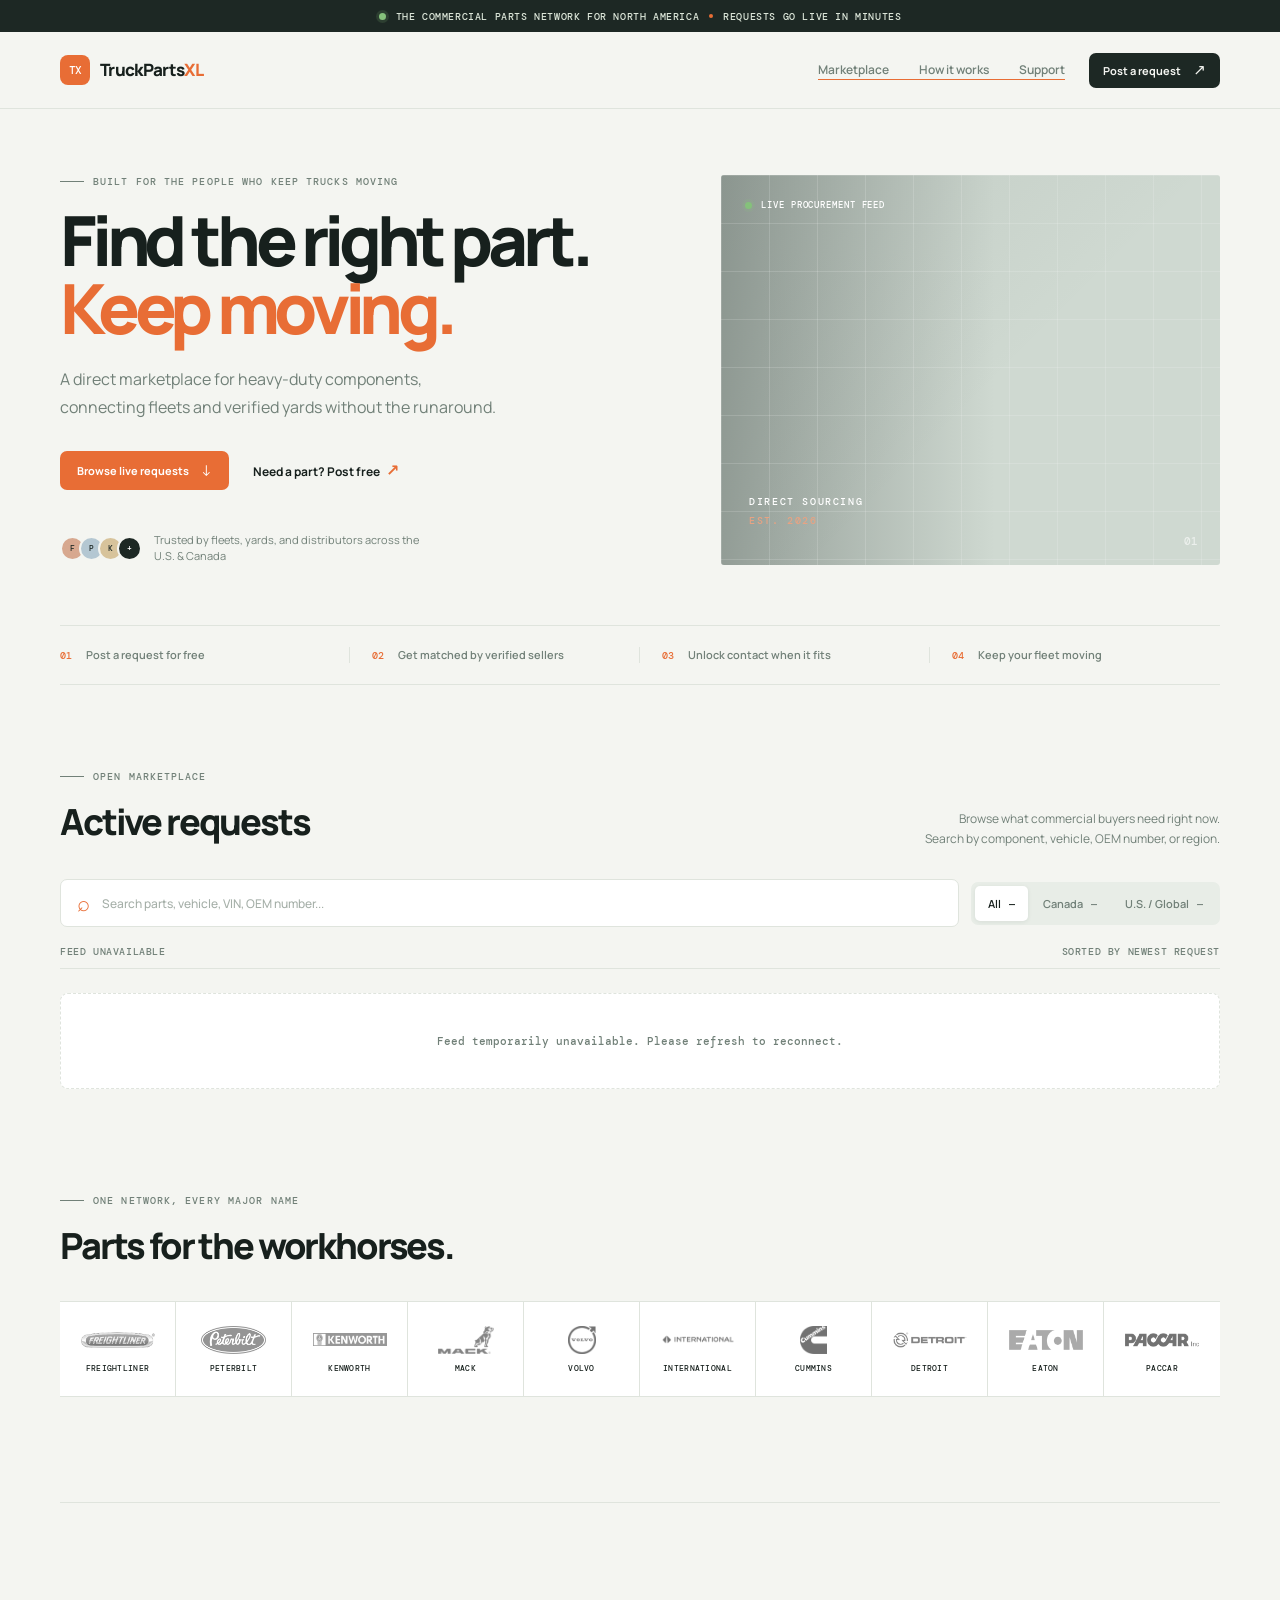
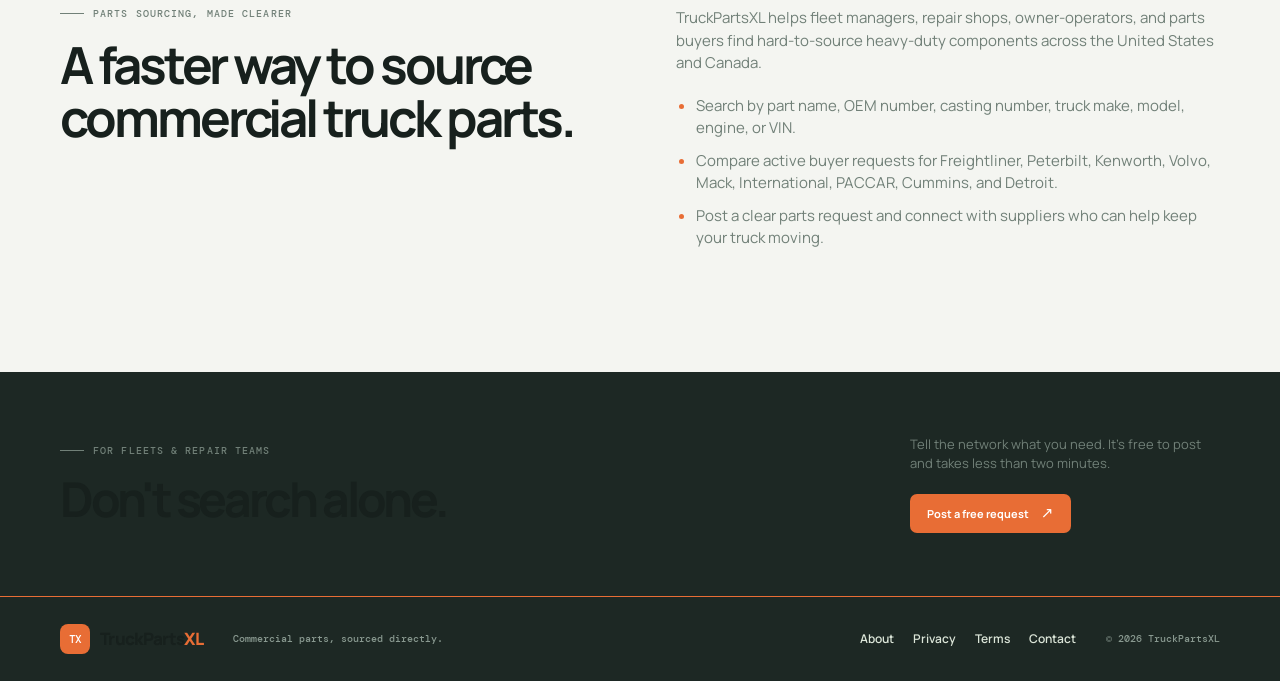
<file: index.html>
<!DOCTYPE html>
<html lang="en">
<head>
  <meta charset="UTF-8">
  <meta name="viewport" content="width=device-width, initial-scale=1.0">
  <meta name="description" content="Find heavy-duty truck parts, diesel components, OEM replacements, and commercial vehicle parts from verified North American suppliers. Post a request free on TruckPartsXL.">
  <meta name="robots" content="index, follow, max-image-preview:large, max-snippet:-1, max-video-preview:-1">
  <meta name="theme-color" content="#f4f5f1">
  <link rel="canonical" href="https://174hz.github.io/truckpartsxl/">
  <meta property="og:type" content="website">
  <meta property="og:site_name" content="TruckPartsXL">
  <meta property="og:title" content="TruckPartsXL | Heavy-Duty Truck Parts Marketplace">
  <meta property="og:description" content="Source diesel truck parts, OEM replacements, and commercial vehicle components from verified suppliers across North America.">
  <meta property="og:url" content="https://174hz.github.io/truckpartsxl/">
  <meta property="og:image" content="https://174hz.github.io/truckpartsxl/truckpartsxl-og.png">
  <meta name="twitter:card" content="summary_large_image">
  <meta name="twitter:title" content="TruckPartsXL | Heavy-Duty Truck Parts Marketplace">
  <meta name="twitter:description" content="Source heavy-duty truck parts from verified North American suppliers.">
  <title>TruckPartsXL | Heavy-Duty Truck Parts Marketplace</title>
  <script type="application/ld+json">
  {"@context":"https://schema.org","@type":"WebSite","name":"TruckPartsXL","url":"https://174hz.github.io/truckpartsxl/","description":"A marketplace connecting commercial fleets and repair teams with heavy-duty truck parts suppliers.","potentialAction":{"@type":"SearchAction","target":"https://174hz.github.io/truckpartsxl/?q={search_term_string}","query-input":"required name=search_term_string"}}
  </script>
  <script type="application/ld+json">
  {"@context":"https://schema.org","@type":"Organization","name":"TruckPartsXL","url":"https://174hz.github.io/truckpartsxl/","areaServed":["US","CA"],"knowsAbout":["heavy-duty truck parts","diesel engine parts","commercial vehicle parts","OEM truck parts","fleet maintenance"]}
  </script>
  <link rel="preconnect" href="https://fonts.googleapis.com">
  <link rel="preconnect" href="https://fonts.gstatic.com" crossorigin>
  <link href="https://fonts.googleapis.com/css2?family=DM+Mono:wght@400;500&family=Manrope:wght@400;500;600;700;800&display=swap" rel="stylesheet">
  <link rel="stylesheet" href="theme.css">
</head>
<body>
  <div class="announcement"><span class="status-dot"></span> The commercial parts network for North America <span class="announcement-divider"></span> Requests go live in minutes</div>

  <header class="site-header">
    <div class="shell nav-row">
      <a class="brand" href="index.html" aria-label="TruckPartsXL home"><span class="brand-mark">TX</span><span>TruckParts<span class="brand-accent">XL</span></span></a>
      <nav class="main-nav" aria-label="Main navigation">
        <a href="#marketplace">Marketplace</a>
        <a href="about.html">How it works</a>
        <a href="contact.html">Support</a>
      </nav>
      <a class="button button-dark button-small" href="https://docs.google.com/forms/d/e/1FAIpQLSeNRTIIvsAK8g0JuSyBG29JadUIww9bW3vgI0BS4ZJx7n71MA/viewform?usp=header" target="_blank" rel="noreferrer">Post a request <span>↗</span></a>
    </div>
  </header>

  <main>
    <section class="hero shell">
      <div class="hero-copy">
        <p class="eyebrow"><span class="eyebrow-line"></span> Built for the people who keep trucks moving</p>
        <h1>Find the right part.<br><em>Keep moving.</em></h1>
        <p class="hero-description">A direct marketplace for heavy-duty components, connecting fleets and verified yards without the runaround.</p>
        <div class="hero-actions">
          <a class="button button-orange" href="#marketplace">Browse live requests <span>↓</span></a>
          <a class="text-link" href="https://docs.google.com/forms/d/e/1FAIpQLSeNRTIIvsAK8g0JuSyBG29JadUIww9bW3vgI0BS4ZJx7n71MA/viewform?usp=header" target="_blank" rel="noreferrer">Need a part? Post free <span>↗</span></a>
        </div>
        <div class="hero-proof"><div class="avatar-stack"><span>F</span><span>P</span><span>K</span><span>+</span></div><span>Trusted by fleets, yards, and distributors across the U.S. &amp; Canada</span></div>
      </div>
      <div class="hero-art" aria-label="Heavy duty truck parts marketplace">
        <div class="art-grid"></div><div class="art-label">DIRECT SOURCING<br><strong>EST. 2026</strong></div>
        <div class="art-ticker"><span class="status-dot"></span> LIVE PROCUREMENT FEED</div>
        <div class="art-number">01</div>
      </div>
    </section>

    <section class="metrics shell" aria-label="Marketplace benefits">
      <div><strong>01</strong><span>Post a request for free</span></div><div><strong>02</strong><span>Get matched by verified sellers</span></div><div><strong>03</strong><span>Unlock contact when it fits</span></div><div><strong>04</strong><span>Keep your fleet moving</span></div>
    </section>

    <section class="marketplace shell" id="marketplace">
      <div class="section-heading"><div><p class="eyebrow"><span class="eyebrow-line"></span> Open marketplace</p><h2>Active requests</h2></div><p class="section-note">Browse what commercial buyers need right now.<br>Search by component, vehicle, OEM number, or region.</p></div>
      <div class="market-toolbar">
        <div class="search-box"><span aria-hidden="true">⌕</span><label class="sr-only" for="searchBar">Search active requests</label><input id="searchBar" type="search" placeholder="Search parts, vehicle, VIN, OEM number..." oninput="applyFilters()"></div>
        <div class="filter-tabs" role="group" aria-label="Filter requests by region"><button class="filter-tab active" id="filter-all" onclick="setFilter('all')">All <b id="count-all">—</b></button><button class="filter-tab" id="filter-ontario" onclick="setFilter('ontario')">Canada <b id="count-ontario">—</b></button><button class="filter-tab" id="filter-global" onclick="setFilter('global')">U.S. / Global <b id="count-global">—</b></button></div>
      </div>
      <div class="feed-header"><span id="boardStatus">Connecting to live feed...</span><span>Sorted by newest request</span></div>
      <div class="contract-grid" id="contractGrid"><div class="status-card"><span class="loading-ring"></span>Connecting to procurement feed...</div></div>
    </section>

    <section class="brands shell"><div class="section-heading compact"><div><p class="eyebrow"><span class="eyebrow-line"></span> One network, every major name</p><h2>Parts for the workhorses.</h2></div></div><div class="brands-grid">
      <div class="brand-chip"><img src="freightliner.png" alt="Freightliner"><span>Freightliner</span></div><div class="brand-chip"><img src="peterbilt.png" alt="Peterbilt"><span>Peterbilt</span></div><div class="brand-chip"><img src="kenworth.png" alt="Kenworth"><span>Kenworth</span></div><div class="brand-chip"><img src="mack.png" alt="Mack"><span>Mack</span></div><div class="brand-chip"><img src="volvo.png" alt="Volvo"><span>Volvo</span></div><div class="brand-chip"><img src="international.png" alt="International"><span>International</span></div><div class="brand-chip"><img src="cummins.png" alt="Cummins"><span>Cummins</span></div><div class="brand-chip"><img src="detroit.png" alt="Detroit"><span>Detroit</span></div><div class="brand-chip"><img src="eaton.png" alt="Eaton"><span>Eaton</span></div><div class="brand-chip"><img src="paccar.png" alt="PACCAR"><span>PACCAR</span></div>
    </div></section>

    <section class="search-intent shell" aria-labelledby="search-intent-title"><div><p class="eyebrow"><span class="eyebrow-line"></span> Parts sourcing, made clearer</p><h2 id="search-intent-title">A faster way to source commercial truck parts.</h2></div><div class="search-intent-copy"><p>TruckPartsXL helps fleet managers, repair shops, owner-operators, and parts buyers find hard-to-source heavy-duty components across the United States and Canada.</p><ul><li>Search by part name, OEM number, casting number, truck make, model, engine, or VIN.</li><li>Compare active buyer requests for Freightliner, Peterbilt, Kenworth, Volvo, Mack, International, PACCAR, Cummins, and Detroit.</li><li>Post a clear parts request and connect with suppliers who can help keep your truck moving.</li></ul></div></section>

    <section class="cta-band"><div class="shell cta-inner"><div><p class="eyebrow light"><span class="eyebrow-line"></span> For fleets &amp; repair teams</p><h2>Don&apos;t search alone.</h2></div><div><p>Tell the network what you need. It&apos;s free to post and takes less than two minutes.</p><a class="button button-orange" href="https://docs.google.com/forms/d/e/1FAIpQLSeNRTIIvsAK8g0JuSyBG29JadUIww9bW3vgI0BS4ZJx7n71MA/viewform?usp=header" target="_blank" rel="noreferrer">Post a free request <span>↗</span></a></div></div></section>
  </main>

  <footer class="site-footer"><div class="shell footer-row"><a class="brand footer-brand" href="index.html"><span class="brand-mark">TX</span><span>TruckParts<span class="brand-accent">XL</span></span></a><p>Commercial parts, sourced directly.</p><div class="footer-links"><a href="about.html">About</a><a href="privacy.html">Privacy</a><a href="terms.html">Terms</a><a href="contact.html">Contact</a></div><span class="copyright">© 2026 TruckPartsXL</span></div></footer>

<script>
const REPO = '174hz/truckpartsxl';
const STRIPE_LINK_FALLBACK = 'https://buy.stripe.com/test_7sYfYZb8Cfmu8hq8u3a7C0g';
const THIRTY_DAYS_MS = 30 * 24 * 60 * 60 * 1000;
let allContracts = [], activeFilter = 'all';
function getField(obj, key, fallback) { const value = obj[key]; if (value === undefined || value === null) return fallback; const text = String(value).trim(); if (!text || /^(undefined|null|select your)/i.test(text) || (text.includes('@') && text.includes('.'))) return fallback; return text; }
function isValidEntry(item) { const part = item.partName || '', vehicle = item.yearMakeModel || ''; return (part || vehicle) && !part.includes('@') && !vehicle.includes('@') && !/^\d{3}[\s-]\d{3}[\s-]\d{4}$/.test(part) && !/^select your/i.test(part); }
function isCanada(region) { return /ontario|toronto|ottawa|hamilton|london ON|kitchener|windsor|mississauga|brampton|markham|quebec|montreal|laval|longueuil|gatineau|british columbia|vancouver|victoria|surrey|burnaby|alberta|calgary|edmonton|manitoba|winnipeg|saskatchewan|regina|nova scotia|halifax|new brunswick|newfoundland|prince edward|canada|\b(AB|BC|MB|NB|NL|NS|ON|PE|QC|SK)\b/i.test(region || ''); }
function formatBudget(value) { if (!value) return ''; const num = Number(String(value).replace(/[^0-9.]/g, '')); return Number.isNaN(num) || num === 0 ? value : '$' + num.toLocaleString(); }
function renderCard(item) { const part = getField(item,'partName','Component asset'), vehicle = getField(item,'yearMakeModel',''), vin = getField(item,'vin',''), casting = getField(item,'oem',''), engine = getField(item,'specs',''), condition = getField(item,'condition',''), budget = getField(item,'budget',''), region = getField(item,'region','Not specified'), priority = item.boosted === 'true', seeded = item.seeded === 'true', url = (item.unlockUrl || STRIPE_LINK_FALLBACK).replace(/'/g,'%27'), date = item.timestamp ? new Date(item.timestamp) : null, recent = date && (Date.now() - date.getTime()) < THIRTY_DAYS_MS, search = `${part} ${vehicle} ${vin} ${casting} ${engine} ${condition} ${region}`.toLowerCase(); return `<article class="contract-card ${priority ? 'priority' : ''}" data-region="${region.toLowerCase()}" data-search="${search}"><div class="card-top"><div><div class="request-label">${priority ? 'Priority request' : 'Parts request'}</div><h3>${part}</h3>${vehicle ? `<p class="vehicle">${vehicle}</p>` : ''}</div><span class="region-pill">${isCanada(region) ? 'CA' : 'US'} · ${region}</span></div><div class="spec-grid"><div><span>OEM / casting</span><strong>${casting || 'Not specified'}</strong></div><div><span>Engine / specs</span><strong>${engine || 'Not specified'}</strong></div><div><span>Condition</span><strong>${condition || 'Any condition'}</strong></div><div><span>VIN</span><strong class="mono">${vin || 'Not provided'}</strong></div></div><div class="card-bottom"><div class="card-tags">${recent ? '<span class="tag">Recently posted</span>' : ''}<span class="tag muted">Direct buyer request</span></div><div class="card-ask">${budget ? `<strong>${formatBudget(budget)}</strong><span>target budget</span>` : '<strong>Quote direct</strong><span>budget flexible</span>'}</div><div class="card-action">${seeded ? '<button class="button button-muted" disabled>Being matched</button>' : `<button class="button button-dark" onclick="window.open('${url}','_blank')">Unlock contact <span>↗</span></button>`}<small>${seeded ? 'Post your request to join the network' : 'Secure checkout · $9.99'}</small></div></div></article>`; }
function setFilter(filter) { activeFilter = filter; ['all','ontario','global'].forEach(id => document.getElementById('filter-' + id).classList.toggle('active', id === filter)); applyFilters(); }
function applyFilters() { const query = document.getElementById('searchBar').value.toLowerCase().trim(); const cards = document.querySelectorAll('.contract-card'); let visible = 0; cards.forEach(card => { const region = card.dataset.region || '', matches = (activeFilter === 'all' || (activeFilter === 'ontario' ? isCanada(region) : !isCanada(region))) && (!query || card.dataset.search.includes(query)); card.hidden = !matches; if (matches) visible++; }); const label = activeFilter === 'all' ? 'all open requests' : activeFilter === 'ontario' ? 'Canada requests' : 'U.S. / global requests'; document.getElementById('boardStatus').textContent = `${visible} ${visible === 1 ? 'request' : 'requests'} · ${label}`; }
async function loadBoard() { const grid = document.getElementById('contractGrid'); try { const response = await fetch(`https://raw.githubusercontent.com/${REPO}/main/bounties.json?t=${Date.now()}`); if (!response.ok) throw new Error('Feed unreachable'); const payload = await response.json(); allContracts = (Array.isArray(payload) ? payload : payload.bounties || []).filter(isValidEntry).sort((a,b) => (b.boosted === 'true') - (a.boosted === 'true') || new Date(b.timestamp) - new Date(a.timestamp)); if (!allContracts.length) { grid.innerHTML = '<div class="status-card">No active requests right now. <a href="https://docs.google.com/forms/d/e/1FAIpQLSeNRTIIvsAK8g0JuSyBG29JadUIww9bW3vgI0BS4ZJx7n71MA/viewform?usp=header" target="_blank">Post the first request →</a></div>'; return; } grid.innerHTML = allContracts.map(renderCard).join(''); const canada = allContracts.filter(x => isCanada(x.region)).length; document.getElementById('count-all').textContent = allContracts.length; document.getElementById('count-ontario').textContent = canada; document.getElementById('count-global').textContent = allContracts.length - canada; applyFilters(); } catch (error) { grid.innerHTML = '<div class="status-card">Feed temporarily unavailable. Please refresh to reconnect.</div>'; document.getElementById('boardStatus').textContent = 'Feed unavailable'; } }
window.addEventListener('DOMContentLoaded', loadBoard);
</script>
</body>
</html>
</file>
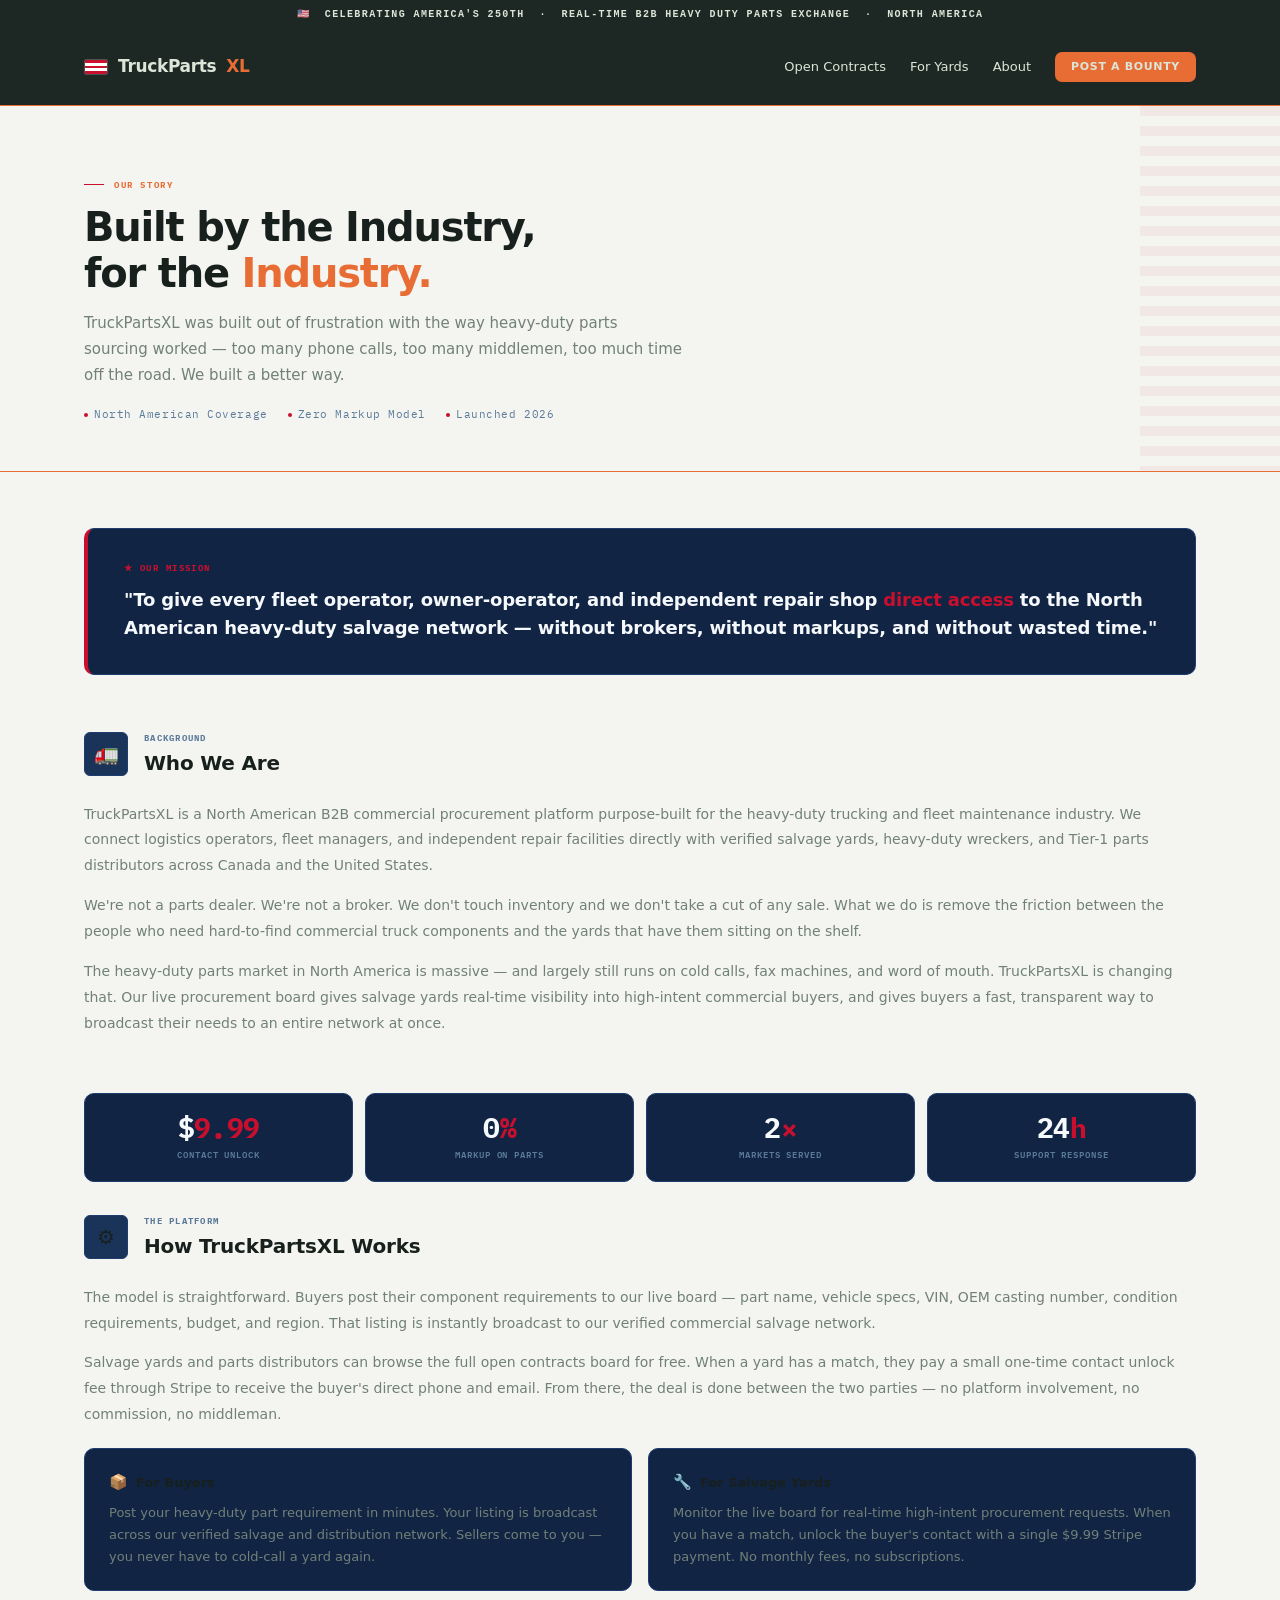
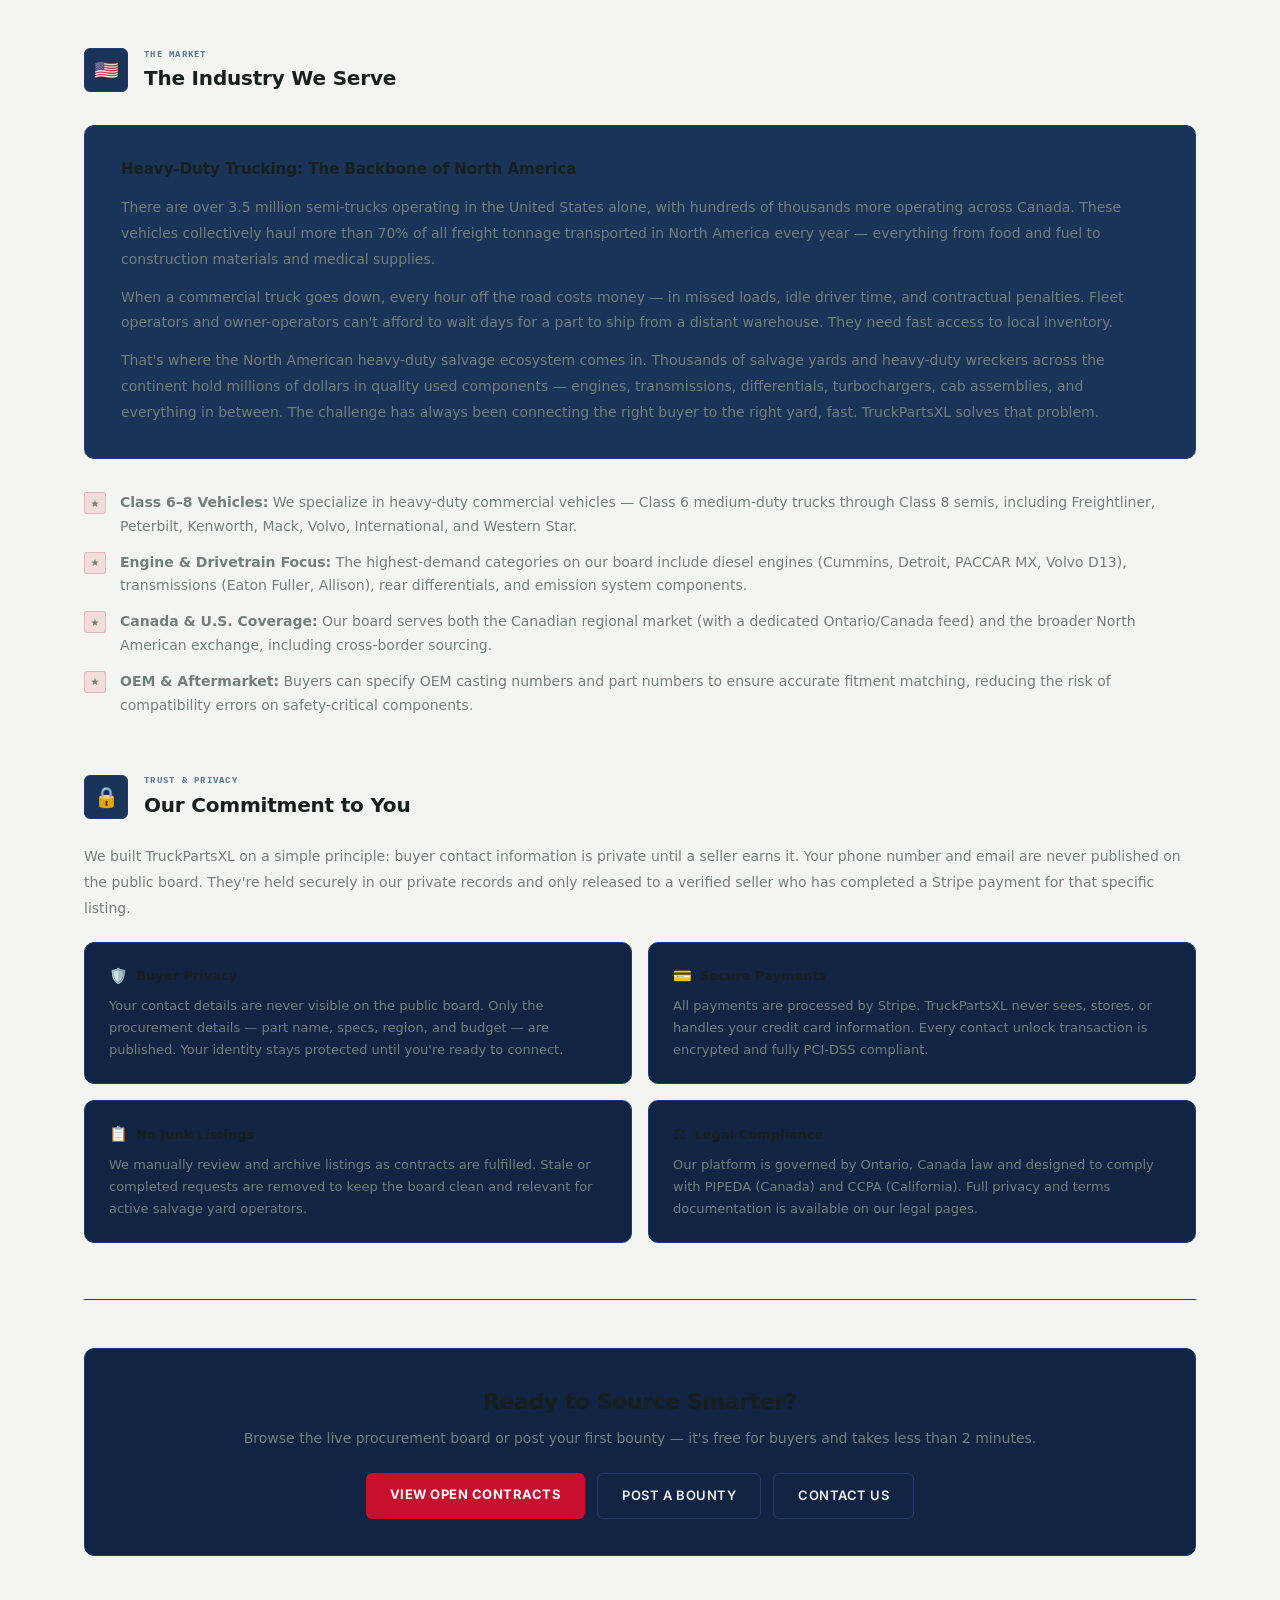
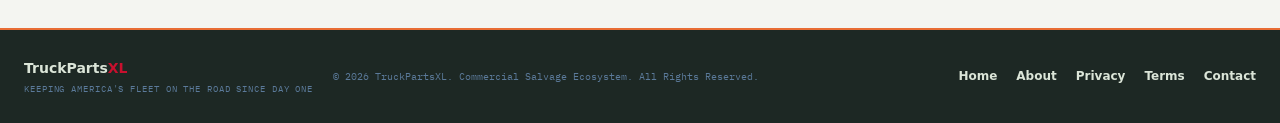
<file: about.html>
<!DOCTYPE html>
<html lang="en">
<head>
    <meta charset="UTF-8">
    <meta name="viewport" content="width=device-width, initial-scale=1.0">
    <title>About Us | TruckPartsXL</title>
    <link rel="preconnect" href="https://fonts.googleapis.com">
    <link rel="preconnect" href="https://fonts.gstatic.com" crossorigin>
    <link href="https://fonts.googleapis.com/css2?family=IBM+Plex+Mono:wght@400;600;700&family=Inter:wght@400;500;600;700;800&display=swap" rel="stylesheet">
    <style>
        :root {
            --navy:       #0B1F3A;
            --navy-mid:   #112444;
            --navy-light: #1A3358;
            --navy-rim:   #1E3C6E;
            --steel:      #2A4A72;
            --muted:      #3A5A82;
            --subtext:    #5B7A9A;
            --body:       #A8BECE;
            --soft:       #C8D8E4;
            --bright:     #E8F0F6;
            --white:      #F6F9FC;
            --red:        #C8102E;
            --red-dim:    #A50D25;
            --red-soft:   rgba(200,16,46,0.10);
            --blue:       #4A90C4;   /* softer steel blue */
            --blue-soft:  rgba(74,144,196,0.12);
            --gold:       #C9A84C;
            --gold-soft:  rgba(201,168,76,0.12);
            --ff-body: 'Inter', system-ui, sans-serif;
            --ff-mono: 'IBM Plex Mono', monospace;
            --r-sm: 3px; --r-md: 6px; --r-lg: 10px;
        }
        *, *::before, *::after { box-sizing: border-box; margin: 0; padding: 0; }
        html { scroll-behavior: smooth; }
        body {
            background: var(--navy);
            color: var(--bright);
            font-family: var(--ff-body);
            font-size: 15px;
            line-height: 1.75;
            -webkit-font-smoothing: antialiased;
        }
        .container { max-width: 1000px; margin: 0 auto; padding: 0 24px; }

        /* ─── TOPBAR ── */
        .top-bar {
            background: var(--red);
            color: #fff;
            font-family: var(--ff-mono);
            font-size: 10px;
            font-weight: 600;
            letter-spacing: 0.14em;
            text-align: center;
            padding: 7px 16px;
            text-transform: uppercase;
        }
        .tb-short { display: none; }

        /* ─── NAV ── */
        nav {
            background: var(--navy-mid);
            border-bottom: 2px solid var(--red);
            position: sticky; top: 0; z-index: 100;
        }
        .nav-container {
            display: flex; align-items: center;
            justify-content: space-between; height: 62px;
            max-width: 1320px; margin: 0 auto; padding: 0 24px;
        }
        .nav-logo {
            font-family: var(--ff-mono); font-size: 17px; font-weight: 700;
            color: var(--white); letter-spacing: -0.02em;
            text-decoration: none; display: flex; align-items: center; gap: 10px;
        }
        .nav-logo-flag {
            display: flex; flex-direction: column;
            width: 24px; height: 16px; border-radius: 2px;
            overflow: hidden; border: 1px solid rgba(255,255,255,0.2);
        }
        .flag-stripe { flex: 1; }
        .flag-stripe.r { background: var(--red); }
        .flag-stripe.w { background: #fff; }
        .nav-logo span { color: var(--red); }
        .nav-links { display: flex; align-items: center; gap: 24px; }
        .nav-links a { color: var(--body); text-decoration: none; font-size: 13px; font-weight: 500; transition: color 0.15s; }
        .nav-links a:hover { color: var(--white); }
        .nav-links a.active { color: var(--white); }
        .nav-cta {
            background: var(--red); color: #fff !important;
            padding: 7px 16px; border-radius: var(--r-sm);
            font-weight: 700 !important; font-size: 11px !important;
            letter-spacing: 0.06em; text-transform: uppercase;
        }
        .nav-cta:hover { background: var(--red-dim) !important; }

        /* ─── PAGE HEADER ── */
        .page-header {
            background: var(--navy-mid);
            border-bottom: 1px solid var(--navy-rim);
            padding: 56px 0 44px;
            position: relative; overflow: hidden;
        }
        .page-header::after {
            content: '';
            position: absolute; right: 0; top: 0; bottom: 0; width: 140px;
            background: repeating-linear-gradient(180deg, var(--red) 0px, var(--red) 10px, transparent 10px, transparent 20px);
            opacity: 0.06; pointer-events: none;
        }
        .page-eyebrow {
            font-family: var(--ff-mono); font-size: 9px; font-weight: 700;
            color: var(--red); letter-spacing: 0.18em; text-transform: uppercase;
            margin-bottom: 12px; display: flex; align-items: center; gap: 10px;
        }
        .page-eyebrow::before { content: ''; display: block; width: 20px; height: 1px; background: var(--red); }
        .page-header h1 {
            font-size: clamp(26px, 3.5vw, 40px); font-weight: 800;
            color: var(--white); line-height: 1.15; letter-spacing: -0.03em; margin-bottom: 14px;
        }
        .page-header h1 .accent { color: var(--red); }
        .page-header p { font-size: 15px; color: var(--body); max-width: 600px; line-height: 1.75; }
        .page-meta {
            font-family: var(--ff-mono); font-size: 11px; color: var(--subtext);
            letter-spacing: 0.05em; display: flex; flex-wrap: wrap; gap: 20px; margin-top: 18px;
        }
        .page-meta span { display: flex; align-items: center; gap: 6px; }
        .meta-dot { width: 4px; height: 4px; background: var(--red); border-radius: 50%; }

        /* ─── MAIN CONTENT ── */
        .content-wrap { padding: 56px 0 72px; }

        /* Mission statement block */
        .mission-block {
            background: var(--navy-mid);
            border: 1px solid var(--navy-rim);
            border-left: 4px solid var(--red);
            border-radius: var(--r-lg);
            padding: 32px 36px;
            margin-bottom: 56px;
        }
        .mission-label {
            font-family: var(--ff-mono); font-size: 9px; font-weight: 700;
            color: var(--red); letter-spacing: 0.16em; text-transform: uppercase; margin-bottom: 12px;
        }
        .mission-block blockquote {
            font-size: 18px; font-weight: 700; color: var(--white);
            line-height: 1.55; letter-spacing: -0.01em;
        }
        .mission-block blockquote span { color: var(--red); }

        /* Section styles */
        .about-section { margin-bottom: 56px; }

        .section-header {
            display: flex; align-items: center; gap: 16px; margin-bottom: 24px;
        }
        .section-icon {
            width: 44px; height: 44px;
            background: var(--navy-light); border: 1px solid var(--navy-rim);
            border-radius: var(--r-md); display: flex; align-items: center;
            justify-content: center; font-size: 20px; flex-shrink: 0;
        }
        .section-header-text {}
        .section-eyebrow {
            font-family: var(--ff-mono); font-size: 9px; font-weight: 700;
            color: var(--subtext); letter-spacing: 0.14em; text-transform: uppercase; margin-bottom: 3px;
        }
        .section-header h2 { font-size: 20px; font-weight: 700; color: var(--white); letter-spacing: -0.01em; }

        .about-section p {
            font-size: 14px; color: var(--body); line-height: 1.85; margin-bottom: 14px;
        }

        /* Two-col grid */
        .two-col { display: grid; grid-template-columns: 1fr 1fr; gap: 16px; margin-top: 20px; }

        .info-card {
            background: var(--navy-mid); border: 1px solid var(--navy-rim);
            border-radius: var(--r-lg); padding: 22px 24px;
        }
        .info-card h3 {
            font-size: 13px; font-weight: 700; color: var(--white);
            margin-bottom: 8px; display: flex; align-items: center; gap: 8px;
        }
        .info-card h3 .card-icon { font-size: 15px; }
        .info-card p { font-size: 13px; color: var(--body); line-height: 1.7; margin: 0; }

        /* Stats row */
        .stats-row {
            display: grid; grid-template-columns: repeat(4, 1fr);
            gap: 12px; margin: 32px 0;
        }
        .stat-box {
            background: var(--navy-mid); border: 1px solid var(--navy-rim);
            border-radius: var(--r-lg); padding: 20px;
            text-align: center;
        }
        .stat-box .num {
            font-family: var(--ff-mono); font-size: 28px; font-weight: 700;
            color: var(--white); letter-spacing: -0.03em; line-height: 1;
            margin-bottom: 6px;
        }
        .stat-box .num span { color: var(--red); }
        .stat-box .lbl {
            font-family: var(--ff-mono); font-size: 9px; font-weight: 600;
            color: var(--subtext); letter-spacing: 0.1em; text-transform: uppercase;
        }

        /* Feature list */
        .feature-list {
            list-style: none; display: flex; flex-direction: column; gap: 12px; margin-top: 16px;
        }
        .feature-list li {
            display: flex; gap: 14px; align-items: flex-start;
            font-size: 14px; color: var(--body); line-height: 1.7;
        }
        .feature-bullet {
            width: 22px; height: 22px; background: var(--red-soft);
            border: 1px solid rgba(200,16,46,0.2); border-radius: var(--r-sm);
            display: flex; align-items: center; justify-content: center;
            font-size: 10px; flex-shrink: 0; margin-top: 1px;
        }

        /* Industry section — dark panel */
        .industry-panel {
            background: var(--navy-light); border: 1px solid var(--navy-rim);
            border-radius: var(--r-lg); padding: 32px 36px; margin: 32px 0;
        }
        .industry-panel h3 {
            font-size: 15px; font-weight: 700; color: var(--white); margin-bottom: 14px;
        }
        .industry-panel p { font-size: 14px; color: var(--body); line-height: 1.85; margin-bottom: 12px; }
        .industry-panel p:last-child { margin-bottom: 0; }

        /* Divider */
        .doc-divider { border: none; border-top: 1px solid var(--navy-rim); margin: 48px 0; }

        /* CTA block */
        .cta-block {
            background: var(--navy-mid); border: 1px solid var(--navy-rim);
            border-radius: var(--r-lg); padding: 36px; text-align: center;
        }
        .cta-block h2 { font-size: 22px; font-weight: 800; color: var(--white); margin-bottom: 10px; letter-spacing: -0.02em; }
        .cta-block p { font-size: 14px; color: var(--body); margin-bottom: 24px; }
        .cta-buttons { display: flex; gap: 12px; justify-content: center; flex-wrap: wrap; }
        .btn-primary {
            background: var(--red); color: #fff; border: none;
            border-radius: var(--r-md); padding: 12px 24px;
            font-family: var(--ff-body); font-size: 13px; font-weight: 700;
            letter-spacing: 0.04em; text-transform: uppercase;
            text-decoration: none; transition: background 0.15s; display: inline-block;
        }
        .btn-primary:hover { background: var(--red-dim); }
        .btn-secondary {
            background: transparent; color: var(--soft);
            border: 1px solid var(--navy-rim);
            border-radius: var(--r-md); padding: 12px 24px;
            font-family: var(--ff-body); font-size: 13px; font-weight: 600;
            letter-spacing: 0.04em; text-transform: uppercase;
            text-decoration: none; transition: border-color 0.15s, color 0.15s; display: inline-block;
        }
        .btn-secondary:hover { border-color: var(--blue); color: var(--white); }

        /* ─── FOOTER ── */
        footer { background: var(--navy-mid); border-top: 2px solid var(--red); padding: 28px 0; }
        .footer-inner {
            display: flex; align-items: center; justify-content: space-between;
            gap: 20px; flex-wrap: wrap; max-width: 1320px; margin: 0 auto; padding: 0 24px;
        }
        .footer-logo { font-family: var(--ff-mono); font-size: 14px; font-weight: 700; color: var(--white); }
        .footer-logo span { color: var(--red); }
        .footer-tagline { font-family: var(--ff-mono); font-size: 9px; color: var(--subtext); letter-spacing: 0.1em; text-transform: uppercase; margin-top: 3px; }
        .footer-copy { font-family: var(--ff-mono); font-size: 10px; color: var(--subtext); }
        .footer-links { display: flex; gap: 20px; }
        .footer-links a { font-family: var(--ff-mono); font-size: 10px; color: var(--subtext); text-decoration: none; transition: color 0.15s; }
        .footer-links a:hover { color: var(--body); }

        @media (max-width: 720px) {
            .two-col { grid-template-columns: 1fr; }
            .stats-row { grid-template-columns: 1fr 1fr; }
        }
        @media (max-width: 500px) {
            .container { padding: 0 14px; }
            .tb-full { display: none; } .tb-short { display: inline; }
            .nav-links a:not(.nav-cta) { display: none; }
            .stats-row { grid-template-columns: 1fr 1fr; }
            .mission-block { padding: 20px; }
            .industry-panel { padding: 20px; }
            .footer-inner { flex-direction: column; text-align: center; }
            .footer-links { justify-content: center; }
        }
    </style>
    <link rel="stylesheet" href="theme.css">
</head>
<body>

<div class="top-bar">
    <span class="tb-full">🇺🇸 &nbsp;Celebrating America's 250th &nbsp;·&nbsp; Real-Time B2B Heavy Duty Parts Exchange &nbsp;·&nbsp; North America</span>
    <span class="tb-short">🇺🇸 Live B2B Parts Feed</span>
</div>

<nav>
    <div class="nav-container">
        <a href="index.html" class="nav-logo">
            <div class="nav-logo-flag">
                <div class="flag-stripe r"></div><div class="flag-stripe w"></div>
                <div class="flag-stripe r"></div><div class="flag-stripe w"></div>
                <div class="flag-stripe r"></div>
            </div>
            TruckParts<span>XL</span>
        </a>
        <div class="nav-links">
            <a href="index.html#board">Open Contracts</a>
            <a href="subscribe.html">For Yards</a>
            <a href="about.html" class="active">About</a>
            <a href="https://docs.google.com/forms/d/e/1FAIpQLSeNRTIIvsAK8g0JuSyBG29JadUIww9bW3vgI0BS4ZJx7n71MA/viewform?usp=header"
               target="_blank" class="nav-cta">Post a Bounty</a>
        </div>
    </div>
</nav>

<header class="page-header">
    <div class="container">
        <div class="page-eyebrow">Our Story</div>
        <h1>Built by the Industry,<br>for the <span class="accent">Industry.</span></h1>
        <p>TruckPartsXL was built out of frustration with the way heavy-duty parts sourcing worked — too many phone calls, too many middlemen, too much time off the road. We built a better way.</p>
        <div class="page-meta">
            <span><span class="meta-dot"></span>North American Coverage</span>
            <span><span class="meta-dot"></span>Zero Markup Model</span>
            <span><span class="meta-dot"></span>Launched 2026</span>
        </div>
    </div>
</header>

<main class="content-wrap">
    <div class="container">

        <!-- Mission -->
        <div class="mission-block">
            <div class="mission-label">★ Our Mission</div>
            <blockquote>"To give every fleet operator, owner-operator, and independent repair shop <span>direct access</span> to the North American heavy-duty salvage network — without brokers, without markups, and without wasted time."</blockquote>
        </div>

        <!-- Who We Are -->
        <div class="about-section">
            <div class="section-header">
                <div class="section-icon">🚛</div>
                <div class="section-header-text">
                    <div class="section-eyebrow">Background</div>
                    <h2>Who We Are</h2>
                </div>
            </div>
            <p>TruckPartsXL is a North American B2B commercial procurement platform purpose-built for the heavy-duty trucking and fleet maintenance industry. We connect logistics operators, fleet managers, and independent repair facilities directly with verified salvage yards, heavy-duty wreckers, and Tier-1 parts distributors across Canada and the United States.</p>
            <p>We're not a parts dealer. We're not a broker. We don't touch inventory and we don't take a cut of any sale. What we do is remove the friction between the people who need hard-to-find commercial truck components and the yards that have them sitting on the shelf.</p>
            <p>The heavy-duty parts market in North America is massive — and largely still runs on cold calls, fax machines, and word of mouth. TruckPartsXL is changing that. Our live procurement board gives salvage yards real-time visibility into high-intent commercial buyers, and gives buyers a fast, transparent way to broadcast their needs to an entire network at once.</p>
        </div>

        <!-- Stats -->
        <div class="stats-row">
            <div class="stat-box">
                <div class="num">$<span>9.99</span></div>
                <div class="lbl">Contact Unlock</div>
            </div>
            <div class="stat-box">
                <div class="num">0<span>%</span></div>
                <div class="lbl">Markup on Parts</div>
            </div>
            <div class="stat-box">
                <div class="num">2<span>×</span></div>
                <div class="lbl">Markets Served</div>
            </div>
            <div class="stat-box">
                <div class="num">24<span>h</span></div>
                <div class="lbl">Support Response</div>
            </div>
        </div>

        <!-- How the Platform Works -->
        <div class="about-section">
            <div class="section-header">
                <div class="section-icon">⚙️</div>
                <div class="section-header-text">
                    <div class="section-eyebrow">The Platform</div>
                    <h2>How TruckPartsXL Works</h2>
                </div>
            </div>
            <p>The model is straightforward. Buyers post their component requirements to our live board — part name, vehicle specs, VIN, OEM casting number, condition requirements, budget, and region. That listing is instantly broadcast to our verified commercial salvage network.</p>
            <p>Salvage yards and parts distributors can browse the full open contracts board for free. When a yard has a match, they pay a small one-time contact unlock fee through Stripe to receive the buyer's direct phone and email. From there, the deal is done between the two parties — no platform involvement, no commission, no middleman.</p>

            <div class="two-col">
                <div class="info-card">
                    <h3><span class="card-icon">📦</span> For Buyers</h3>
                    <p>Post your heavy-duty part requirement in minutes. Your listing is broadcast across our verified salvage and distribution network. Sellers come to you — you never have to cold-call a yard again.</p>
                </div>
                <div class="info-card">
                    <h3><span class="card-icon">🔧</span> For Salvage Yards</h3>
                    <p>Monitor the live board for real-time high-intent procurement requests. When you have a match, unlock the buyer's contact with a single $9.99 Stripe payment. No monthly fees, no subscriptions.</p>
                </div>
            </div>
        </div>

        <!-- The Industry -->
        <div class="about-section">
            <div class="section-header">
                <div class="section-icon">🇺🇸</div>
                <div class="section-header-text">
                    <div class="section-eyebrow">The Market</div>
                    <h2>The Industry We Serve</h2>
                </div>
            </div>

            <div class="industry-panel">
                <h3>Heavy-Duty Trucking: The Backbone of North America</h3>
                <p>There are over 3.5 million semi-trucks operating in the United States alone, with hundreds of thousands more operating across Canada. These vehicles collectively haul more than 70% of all freight tonnage transported in North America every year — everything from food and fuel to construction materials and medical supplies.</p>
                <p>When a commercial truck goes down, every hour off the road costs money — in missed loads, idle driver time, and contractual penalties. Fleet operators and owner-operators can't afford to wait days for a part to ship from a distant warehouse. They need fast access to local inventory.</p>
                <p>That's where the North American heavy-duty salvage ecosystem comes in. Thousands of salvage yards and heavy-duty wreckers across the continent hold millions of dollars in quality used components — engines, transmissions, differentials, turbochargers, cab assemblies, and everything in between. The challenge has always been connecting the right buyer to the right yard, fast. TruckPartsXL solves that problem.</p>
            </div>

            <ul class="feature-list">
                <li>
                    <span class="feature-bullet">★</span>
                    <span><strong>Class 6–8 Vehicles:</strong> We specialize in heavy-duty commercial vehicles — Class 6 medium-duty trucks through Class 8 semis, including Freightliner, Peterbilt, Kenworth, Mack, Volvo, International, and Western Star.</span>
                </li>
                <li>
                    <span class="feature-bullet">★</span>
                    <span><strong>Engine &amp; Drivetrain Focus:</strong> The highest-demand categories on our board include diesel engines (Cummins, Detroit, PACCAR MX, Volvo D13), transmissions (Eaton Fuller, Allison), rear differentials, and emission system components.</span>
                </li>
                <li>
                    <span class="feature-bullet">★</span>
                    <span><strong>Canada &amp; U.S. Coverage:</strong> Our board serves both the Canadian regional market (with a dedicated Ontario/Canada feed) and the broader North American exchange, including cross-border sourcing.</span>
                </li>
                <li>
                    <span class="feature-bullet">★</span>
                    <span><strong>OEM &amp; Aftermarket:</strong> Buyers can specify OEM casting numbers and part numbers to ensure accurate fitment matching, reducing the risk of compatibility errors on safety-critical components.</span>
                </li>
            </ul>
        </div>

        <!-- Our Commitment -->
        <div class="about-section">
            <div class="section-header">
                <div class="section-icon">🔒</div>
                <div class="section-header-text">
                    <div class="section-eyebrow">Trust &amp; Privacy</div>
                    <h2>Our Commitment to You</h2>
                </div>
            </div>
            <p>We built TruckPartsXL on a simple principle: buyer contact information is private until a seller earns it. Your phone number and email are never published on the public board. They're held securely in our private records and only released to a verified seller who has completed a Stripe payment for that specific listing.</p>
            <div class="two-col">
                <div class="info-card">
                    <h3><span class="card-icon">🛡️</span> Buyer Privacy</h3>
                    <p>Your contact details are never visible on the public board. Only the procurement details — part name, specs, region, and budget — are published. Your identity stays protected until you're ready to connect.</p>
                </div>
                <div class="info-card">
                    <h3><span class="card-icon">💳</span> Secure Payments</h3>
                    <p>All payments are processed by Stripe. TruckPartsXL never sees, stores, or handles your credit card information. Every contact unlock transaction is encrypted and fully PCI-DSS compliant.</p>
                </div>
                <div class="info-card">
                    <h3><span class="card-icon">📋</span> No Junk Listings</h3>
                    <p>We manually review and archive listings as contracts are fulfilled. Stale or completed requests are removed to keep the board clean and relevant for active salvage yard operators.</p>
                </div>
                <div class="info-card">
                    <h3><span class="card-icon">⚖️</span> Legal Compliance</h3>
                    <p>Our platform is governed by Ontario, Canada law and designed to comply with PIPEDA (Canada) and CCPA (California). Full privacy and terms documentation is available on our legal pages.</p>
                </div>
            </div>
        </div>

        <hr class="doc-divider">

        <!-- CTA -->
        <div class="cta-block">
            <h2>Ready to Source Smarter?</h2>
            <p>Browse the live procurement board or post your first bounty — it's free for buyers and takes less than 2 minutes.</p>
            <div class="cta-buttons">
                <a href="index.html#board" class="btn-primary">View Open Contracts</a>
                <a href="https://docs.google.com/forms/d/e/1FAIpQLSeNRTIIvsAK8g0JuSyBG29JadUIww9bW3vgI0BS4ZJx7n71MA/viewform?usp=header"
                   target="_blank" class="btn-secondary">Post a Bounty</a>
                <a href="contact.html" class="btn-secondary">Contact Us</a>
            </div>
        </div>

    </div>
</main>

<footer>
    <div class="footer-inner">
        <div>
            <div class="footer-logo">TruckParts<span>XL</span></div>
            <div class="footer-tagline">Keeping America's Fleet on the Road Since Day One</div>
        </div>
        <div class="footer-copy">© 2026 TruckPartsXL. Commercial Salvage Ecosystem. All Rights Reserved.</div>
        <div class="footer-links">
            <a href="index.html">Home</a>
            <a href="about.html">About</a>
            <a href="privacy.html">Privacy</a>
            <a href="terms.html">Terms</a>
            <a href="contact.html">Contact</a>
        </div>
    </div>
</footer>

</body>
</html>
</file>
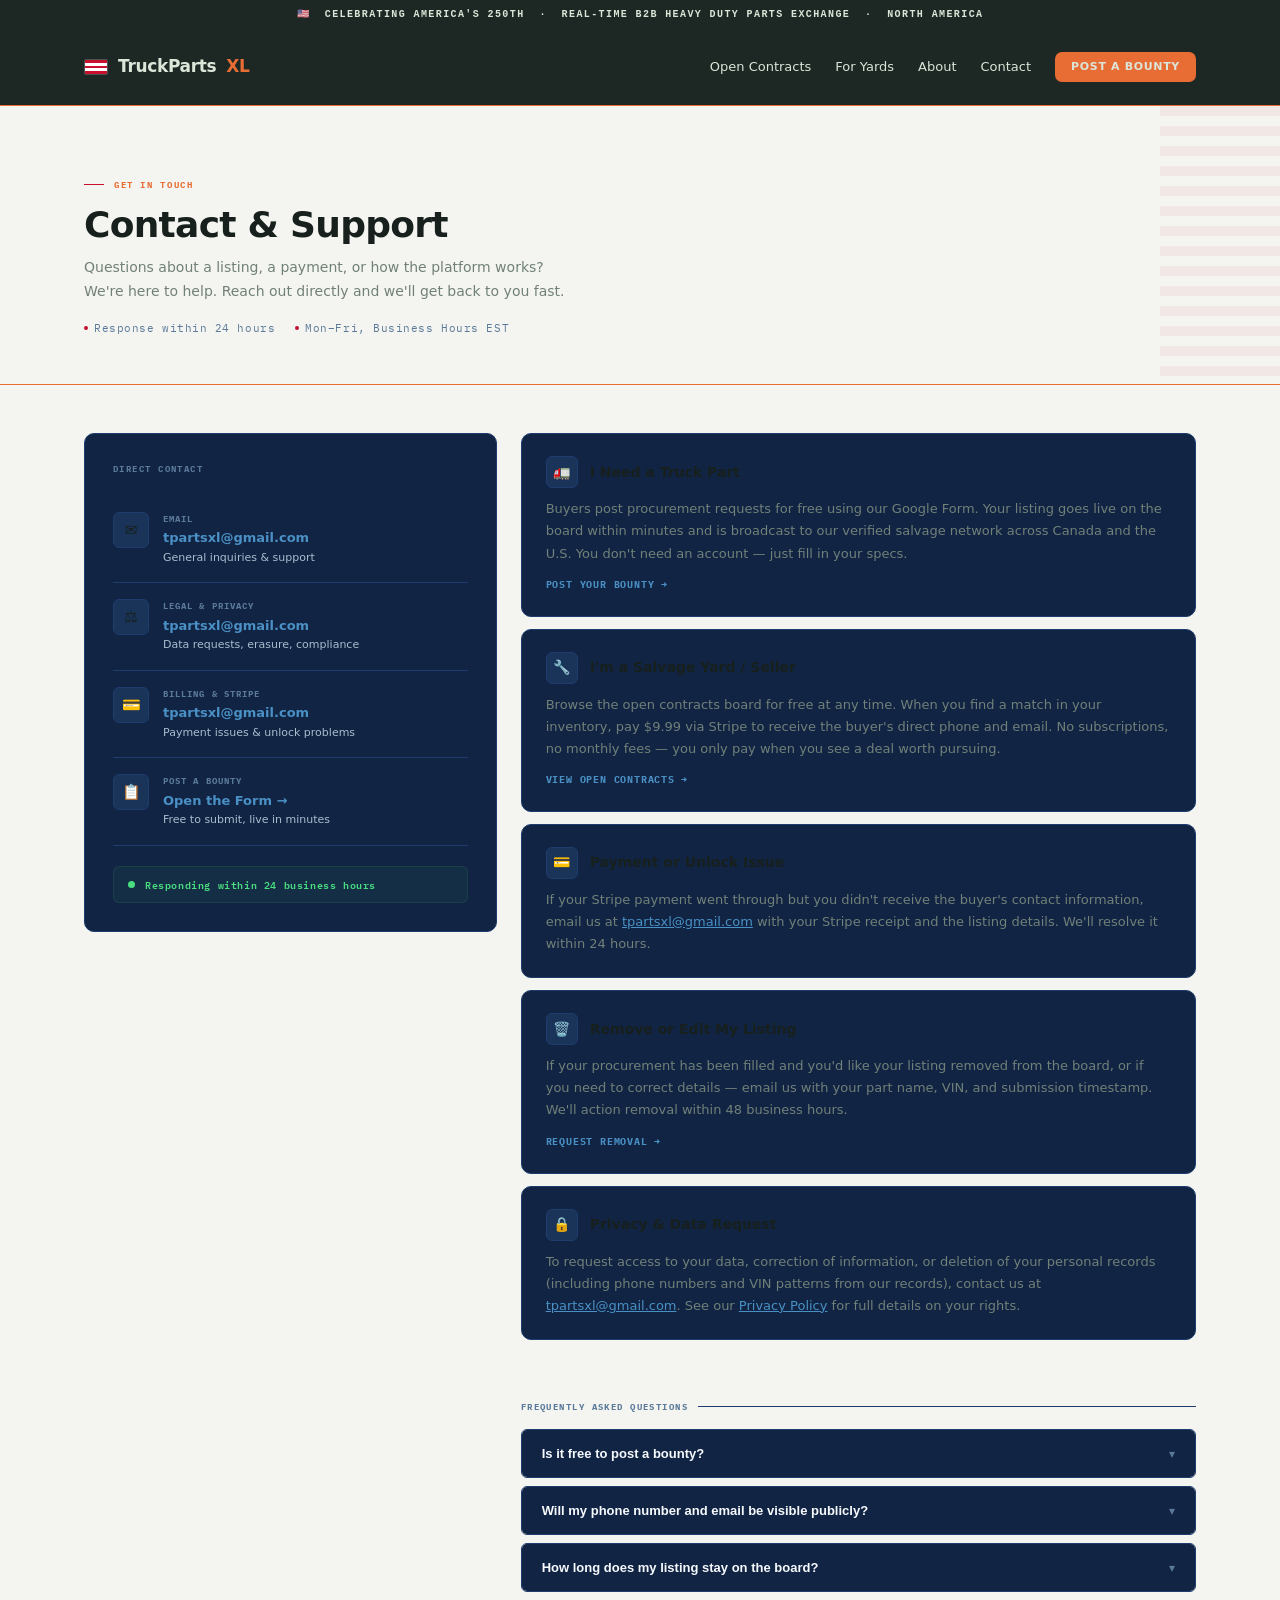
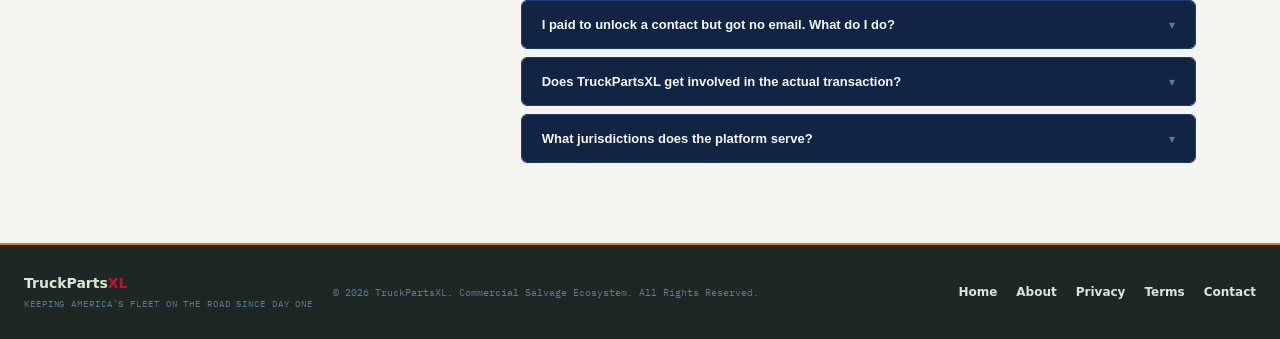
<file: contact.html>
<!DOCTYPE html>
<html lang="en">
<head>
    <meta charset="UTF-8">
    <meta name="viewport" content="width=device-width, initial-scale=1.0">
    <title>Contact & Support | TruckPartsXL</title>
    <link rel="preconnect" href="https://fonts.googleapis.com">
    <link rel="preconnect" href="https://fonts.gstatic.com" crossorigin>
    <link href="https://fonts.googleapis.com/css2?family=IBM+Plex+Mono:wght@400;600;700&family=Inter:wght@400;500;600;700;800&display=swap" rel="stylesheet">
    <style>
        :root {
            --navy:       #0B1F3A;
            --navy-mid:   #112444;
            --navy-light: #1A3358;
            --navy-rim:   #1E3C6E;
            --steel:      #2A4A72;
            --muted:      #3A5A82;
            --subtext:    #5B7A9A;
            --body:       #A8BECE;
            --soft:       #C8D8E4;
            --bright:     #E8F0F6;
            --white:      #F6F9FC;
            --red:        #C8102E;
            --red-dim:    #A50D25;
            --red-soft:   rgba(200,16,46,0.10);
            --blue:       #4A90C4;
            --blue-soft:  rgba(74,144,196,0.12);
            --gold:       #C9A84C;
            --gold-soft:  rgba(201,168,76,0.12);
            --green:      #2E7D52;
            --green-soft: rgba(46,125,82,0.12);
            --ff-body: 'Inter', system-ui, sans-serif;
            --ff-mono: 'IBM Plex Mono', monospace;
            --r-sm: 3px; --r-md: 6px; --r-lg: 10px;
        }
        *, *::before, *::after { box-sizing: border-box; margin: 0; padding: 0; }
        html { scroll-behavior: smooth; }
        body {
            background: var(--navy);
            color: var(--bright);
            font-family: var(--ff-body);
            font-size: 15px;
            line-height: 1.75;
            -webkit-font-smoothing: antialiased;
        }
        .container { max-width: 920px; margin: 0 auto; padding: 0 24px; }

        /* ─── TOPBAR ── */
        .top-bar {
            background: var(--red); color: #fff;
            font-family: var(--ff-mono); font-size: 10px; font-weight: 600;
            letter-spacing: 0.14em; text-align: center; padding: 7px 16px; text-transform: uppercase;
        }
        .tb-short { display: none; }

        /* ─── NAV ── */
        nav { background: var(--navy-mid); border-bottom: 2px solid var(--red); position: sticky; top: 0; z-index: 100; }
        .nav-container {
            display: flex; align-items: center; justify-content: space-between; height: 62px;
            max-width: 1320px; margin: 0 auto; padding: 0 24px;
        }
        .nav-logo {
            font-family: var(--ff-mono); font-size: 17px; font-weight: 700;
            color: var(--white); letter-spacing: -0.02em; text-decoration: none;
            display: flex; align-items: center; gap: 10px;
        }
        .nav-logo-flag { display: flex; flex-direction: column; width: 24px; height: 16px; border-radius: 2px; overflow: hidden; border: 1px solid rgba(255,255,255,0.2); }
        .flag-stripe { flex: 1; }
        .flag-stripe.r { background: var(--red); }
        .flag-stripe.w { background: #fff; }
        .nav-logo span { color: var(--red); }
        .nav-links { display: flex; align-items: center; gap: 24px; }
        .nav-links a { color: var(--body); text-decoration: none; font-size: 13px; font-weight: 500; transition: color 0.15s; }
        .nav-links a:hover, .nav-links a.active { color: var(--white); }
        .nav-cta {
            background: var(--red); color: #fff !important; padding: 7px 16px;
            border-radius: var(--r-sm); font-weight: 700 !important; font-size: 11px !important;
            letter-spacing: 0.06em; text-transform: uppercase;
        }
        .nav-cta:hover { background: var(--red-dim) !important; }

        /* ─── PAGE HEADER ── */
        .page-header {
            background: var(--navy-mid); border-bottom: 1px solid var(--navy-rim);
            padding: 52px 0 40px; position: relative; overflow: hidden;
        }
        .page-header::after {
            content: ''; position: absolute; right: 0; top: 0; bottom: 0; width: 120px;
            background: repeating-linear-gradient(180deg, var(--red) 0px, var(--red) 10px, transparent 10px, transparent 20px);
            opacity: 0.06; pointer-events: none;
        }
        .page-eyebrow {
            font-family: var(--ff-mono); font-size: 9px; font-weight: 700;
            color: var(--red); letter-spacing: 0.18em; text-transform: uppercase;
            margin-bottom: 12px; display: flex; align-items: center; gap: 10px;
        }
        .page-eyebrow::before { content: ''; display: block; width: 20px; height: 1px; background: var(--red); }
        .page-header h1 { font-size: clamp(24px, 3vw, 36px); font-weight: 800; color: var(--white); line-height: 1.15; letter-spacing: -0.02em; margin-bottom: 10px; }
        .page-header p { font-size: 14px; color: var(--body); max-width: 500px; line-height: 1.75; }
        .page-meta { font-family: var(--ff-mono); font-size: 11px; color: var(--subtext); letter-spacing: 0.05em; display: flex; flex-wrap: wrap; gap: 20px; margin-top: 16px; }
        .page-meta span { display: flex; align-items: center; gap: 6px; }
        .meta-dot { width: 4px; height: 4px; background: var(--red); border-radius: 50%; }

        /* ─── CONTENT ── */
        .content-wrap { padding: 48px 0 72px; }

        /* Primary layout: contact info left, topic cards right */
        .contact-layout {
            display: grid;
            grid-template-columns: 1.1fr 1.8fr;
            gap: 24px;
            align-items: start;
        }

        /* ── Left: Direct contact panel ── */
        .direct-panel {
            background: var(--navy-mid); border: 1px solid var(--navy-rim);
            border-radius: var(--r-lg); padding: 28px; position: sticky; top: 90px;
        }
        .panel-label {
            font-family: var(--ff-mono); font-size: 9px; font-weight: 700;
            color: var(--subtext); letter-spacing: 0.16em; text-transform: uppercase; margin-bottom: 20px;
        }
        .contact-method {
            display: flex; gap: 14px; align-items: flex-start;
            padding: 16px 0; border-bottom: 1px solid var(--navy-rim);
        }
        .contact-method:last-of-type { border-bottom: none; padding-bottom: 0; }
        .method-icon {
            width: 36px; height: 36px; background: var(--navy-light); border: 1px solid var(--navy-rim);
            border-radius: var(--r-md); display: flex; align-items: center; justify-content: center;
            font-size: 15px; flex-shrink: 0;
        }
        .method-details {}
        .method-type {
            font-family: var(--ff-mono); font-size: 9px; font-weight: 700;
            color: var(--subtext); letter-spacing: 0.12em; text-transform: uppercase; margin-bottom: 3px;
        }
        .method-value { font-size: 13px; font-weight: 600; color: var(--white); }
        .method-value a { color: var(--blue); text-decoration: none; }
        .method-value a:hover { text-decoration: underline; }
        .method-sub { font-size: 11px; color: var(--body); margin-top: 2px; }

        .response-badge {
            background: var(--green-soft); border: 1px solid rgba(46,125,82,0.25);
            border-radius: var(--r-md); padding: 10px 14px; margin-top: 20px;
            display: flex; align-items: center; gap: 10px;
        }
        .response-dot { width: 7px; height: 7px; background: #4ade80; border-radius: 50%; flex-shrink: 0; animation: pulse 2s ease-in-out infinite; }
        @keyframes pulse { 0%,100% { opacity: 1; } 50% { opacity: 0.4; } }
        .response-text { font-family: var(--ff-mono); font-size: 10px; font-weight: 600; color: #4ade80; letter-spacing: 0.06em; }

        /* ── Right: Topic cards ── */
        .topics-col { display: flex; flex-direction: column; gap: 12px; }

        .topic-card {
            background: var(--navy-mid); border: 1px solid var(--navy-rim);
            border-radius: var(--r-lg); padding: 22px 24px;
            transition: border-color 0.15s;
        }
        .topic-card:hover { border-color: rgba(200,16,46,0.3); }

        .topic-head { display: flex; align-items: center; gap: 12px; margin-bottom: 10px; }
        .topic-icon {
            width: 32px; height: 32px; background: var(--navy-light); border: 1px solid var(--navy-rim);
            border-radius: var(--r-md); display: flex; align-items: center; justify-content: center;
            font-size: 14px; flex-shrink: 0;
        }
        .topic-card h3 { font-size: 14px; font-weight: 700; color: var(--white); }
        .topic-card p { font-size: 13px; color: var(--body); line-height: 1.7; }
        .topic-action {
            margin-top: 12px; display: inline-flex; align-items: center; gap: 6px;
            font-family: var(--ff-mono); font-size: 10px; font-weight: 700;
            color: var(--blue); letter-spacing: 0.08em; text-transform: uppercase;
            text-decoration: none; transition: color 0.15s;
        }
        .topic-action:hover { color: var(--white); }
        .topic-action::after { content: '→'; }

        /* FAQ accordion */
        .faq-section { margin-top: 48px; }
        .faq-label {
            font-family: var(--ff-mono); font-size: 9px; font-weight: 700;
            color: var(--subtext); letter-spacing: 0.16em; text-transform: uppercase;
            margin-bottom: 16px; display: flex; align-items: center; gap: 10px;
        }
        .faq-label::after { content: ''; flex: 1; height: 1px; background: var(--navy-rim); }

        .faq-item {
            border: 1px solid var(--navy-rim); border-radius: var(--r-md);
            overflow: hidden; margin-bottom: 8px;
        }
        .faq-q {
            width: 100%; background: var(--navy-mid); border: none; cursor: pointer;
            padding: 16px 20px; text-align: left; display: flex; align-items: center;
            justify-content: space-between; gap: 16px; transition: background 0.15s;
        }
        .faq-q:hover { background: var(--navy-light); }
        .faq-q-text { font-size: 13px; font-weight: 600; color: var(--white); }
        .faq-chevron {
            font-family: var(--ff-mono); font-size: 12px; color: var(--subtext);
            flex-shrink: 0; transition: transform 0.2s;
        }
        .faq-item.open .faq-chevron { transform: rotate(180deg); }
        .faq-a {
            display: none; padding: 0 20px 16px; background: var(--navy-mid);
            font-size: 13px; color: var(--body); line-height: 1.75;
        }
        .faq-item.open .faq-a { display: block; }
        .faq-a a { color: var(--blue); text-decoration: none; }
        .faq-a a:hover { text-decoration: underline; }

        /* ─── FOOTER ── */
        footer { background: var(--navy-mid); border-top: 2px solid var(--red); padding: 28px 0; }
        .footer-inner { display: flex; align-items: center; justify-content: space-between; gap: 20px; flex-wrap: wrap; max-width: 1320px; margin: 0 auto; padding: 0 24px; }
        .footer-logo { font-family: var(--ff-mono); font-size: 14px; font-weight: 700; color: var(--white); }
        .footer-logo span { color: var(--red); }
        .footer-tagline { font-family: var(--ff-mono); font-size: 9px; color: var(--subtext); letter-spacing: 0.1em; text-transform: uppercase; margin-top: 3px; }
        .footer-copy { font-family: var(--ff-mono); font-size: 10px; color: var(--subtext); }
        .footer-links { display: flex; gap: 20px; }
        .footer-links a { font-family: var(--ff-mono); font-size: 10px; color: var(--subtext); text-decoration: none; transition: color 0.15s; }
        .footer-links a:hover { color: var(--body); }

        @media (max-width: 720px) {
            .contact-layout { grid-template-columns: 1fr; }
            .direct-panel { position: static; }
        }
        @media (max-width: 500px) {
            .container { padding: 0 14px; }
            .tb-full { display: none; } .tb-short { display: inline; }
            .nav-links a:not(.nav-cta) { display: none; }
            .footer-inner { flex-direction: column; text-align: center; }
            .footer-links { justify-content: center; }
        }
    </style>
    <link rel="stylesheet" href="theme.css">
</head>
<body>

<div class="top-bar">
    <span class="tb-full">🇺🇸 &nbsp;Celebrating America's 250th &nbsp;·&nbsp; Real-Time B2B Heavy Duty Parts Exchange &nbsp;·&nbsp; North America</span>
    <span class="tb-short">🇺🇸 Live B2B Parts Feed</span>
</div>

<nav>
    <div class="nav-container">
        <a href="index.html" class="nav-logo">
            <div class="nav-logo-flag">
                <div class="flag-stripe r"></div><div class="flag-stripe w"></div>
                <div class="flag-stripe r"></div><div class="flag-stripe w"></div>
                <div class="flag-stripe r"></div>
            </div>
            TruckParts<span>XL</span>
        </a>
        <div class="nav-links">
            <a href="index.html#board">Open Contracts</a>
            <a href="subscribe.html">For Yards</a>
            <a href="about.html">About</a>
            <a href="contact.html" class="active">Contact</a>
            <a href="https://docs.google.com/forms/d/e/1FAIpQLSeNRTIIvsAK8g0JuSyBG29JadUIww9bW3vgI0BS4ZJx7n71MA/viewform?usp=header"
               target="_blank" class="nav-cta">Post a Bounty</a>
        </div>
    </div>
</nav>

<header class="page-header">
    <div class="container">
        <div class="page-eyebrow">Get In Touch</div>
        <h1>Contact &amp; Support</h1>
        <p>Questions about a listing, a payment, or how the platform works? We're here to help. Reach out directly and we'll get back to you fast.</p>
        <div class="page-meta">
            <span><span class="meta-dot"></span>Response within 24 hours</span>
            <span><span class="meta-dot"></span>Mon–Fri, Business Hours EST</span>
        </div>
    </div>
</header>

<main class="content-wrap">
    <div class="container">

        <div class="contact-layout">

            <!-- LEFT: Direct contact -->
            <div class="direct-panel">
                <div class="panel-label">Direct Contact</div>

                <div class="contact-method">
                    <div class="method-icon">✉️</div>
                    <div class="method-details">
                        <div class="method-type">Email</div>
                        <div class="method-value"><a href="mailto:tpartsxl@gmail.com">tpartsxl@gmail.com</a></div>
                        <div class="method-sub">General inquiries &amp; support</div>
                    </div>
                </div>

                <div class="contact-method">
                    <div class="method-icon">⚖️</div>
                    <div class="method-details">
                        <div class="method-type">Legal &amp; Privacy</div>
                        <div class="method-value"><a href="mailto:tpartsxl@gmail.com">tpartsxl@gmail.com</a></div>
                        <div class="method-sub">Data requests, erasure, compliance</div>
                    </div>
                </div>

                <div class="contact-method">
                    <div class="method-icon">💳</div>
                    <div class="method-details">
                        <div class="method-type">Billing &amp; Stripe</div>
                        <div class="method-value"><a href="mailto:tpartsxl@gmail.com">tpartsxl@gmail.com</a></div>
                        <div class="method-sub">Payment issues &amp; unlock problems</div>
                    </div>
                </div>

                <div class="contact-method">
                    <div class="method-icon">📋</div>
                    <div class="method-details">
                        <div class="method-type">Post a Bounty</div>
                        <div class="method-value"><a href="https://docs.google.com/forms/d/e/1FAIpQLSeNRTIIvsAK8g0JuSyBG29JadUIww9bW3vgI0BS4ZJx7n71MA/viewform?usp=header" target="_blank">Open the Form →</a></div>
                        <div class="method-sub">Free to submit, live in minutes</div>
                    </div>
                </div>

                <div class="response-badge">
                    <div class="response-dot"></div>
                    <div class="response-text">Responding within 24 business hours</div>
                </div>
            </div>

            <!-- RIGHT: Topic cards + FAQ -->
            <div class="topics-col">

                <div class="topic-card">
                    <div class="topic-head">
                        <div class="topic-icon">🚛</div>
                        <h3>I Need a Truck Part</h3>
                    </div>
                    <p>Buyers post procurement requests for free using our Google Form. Your listing goes live on the board within minutes and is broadcast to our verified salvage network across Canada and the U.S. You don't need an account — just fill in your specs.</p>
                    <a href="https://docs.google.com/forms/d/e/1FAIpQLSeNRTIIvsAK8g0JuSyBG29JadUIww9bW3vgI0BS4ZJx7n71MA/viewform?usp=header" target="_blank" class="topic-action">Post Your Bounty</a>
                </div>

                <div class="topic-card">
                    <div class="topic-head">
                        <div class="topic-icon">🔧</div>
                        <h3>I'm a Salvage Yard / Seller</h3>
                    </div>
                    <p>Browse the open contracts board for free at any time. When you find a match in your inventory, pay $9.99 via Stripe to receive the buyer's direct phone and email. No subscriptions, no monthly fees — you only pay when you see a deal worth pursuing.</p>
                    <a href="index.html#board" class="topic-action">View Open Contracts</a>
                </div>

                <div class="topic-card">
                    <div class="topic-head">
                        <div class="topic-icon">💳</div>
                        <h3>Payment or Unlock Issue</h3>
                    </div>
                    <p>If your Stripe payment went through but you didn't receive the buyer's contact information, email us at <a href="mailto:tpartsxl@gmail.com" style="color: var(--blue);">tpartsxl@gmail.com</a> with your Stripe receipt and the listing details. We'll resolve it within 24 hours.</p>
                </div>

                <div class="topic-card">
                    <div class="topic-head">
                        <div class="topic-icon">🗑️</div>
                        <h3>Remove or Edit My Listing</h3>
                    </div>
                    <p>If your procurement has been filled and you'd like your listing removed from the board, or if you need to correct details — email us with your part name, VIN, and submission timestamp. We'll action removal within 48 business hours.</p>
                    <a href="mailto:tpartsxl@gmail.com" class="topic-action">Request Removal</a>
                </div>

                <div class="topic-card">
                    <div class="topic-head">
                        <div class="topic-icon">🔒</div>
                        <h3>Privacy &amp; Data Request</h3>
                    </div>
                    <p>To request access to your data, correction of information, or deletion of your personal records (including phone numbers and VIN patterns from our records), contact us at <a href="mailto:tpartsxl@gmail.com" style="color: var(--blue);">tpartsxl@gmail.com</a>. See our <a href="privacy.html" style="color: var(--blue);">Privacy Policy</a> for full details on your rights.</p>
                </div>

                <!-- FAQ -->
                <div class="faq-section">
                    <div class="faq-label">Frequently Asked Questions</div>

                    <div class="faq-item">
                        <button class="faq-q" onclick="toggleFaq(this)">
                            <span class="faq-q-text">Is it free to post a bounty?</span>
                            <span class="faq-chevron">▾</span>
                        </button>
                        <div class="faq-a">Yes — submitting a procurement request to the board is completely free for buyers. The only paid option is the optional $9.99 Priority Boost, which gives your listing elevated placement on the board. Sellers pay $9.99 per contact unlock.</div>
                    </div>

                    <div class="faq-item">
                        <button class="faq-q" onclick="toggleFaq(this)">
                            <span class="faq-q-text">Will my phone number and email be visible publicly?</span>
                            <span class="faq-chevron">▾</span>
                        </button>
                        <div class="faq-a">Never. Your contact details are stored privately and are never published on the public board. Only your part specs, vehicle details, region, and budget are visible. A seller can only receive your contact info after completing a verified Stripe payment for that specific listing.</div>
                    </div>

                    <div class="faq-item">
                        <button class="faq-q" onclick="toggleFaq(this)">
                            <span class="faq-q-text">How long does my listing stay on the board?</span>
                            <span class="faq-chevron">▾</span>
                        </button>
                        <div class="faq-a">Listings remain active until your part is sourced or you request removal. We periodically review and archive older fulfilled requests. Email us at <a href="mailto:tpartsxl@gmail.com">tpartsxl@gmail.com</a> if you'd like your listing removed.</div>
                    </div>

                    <div class="faq-item">
                        <button class="faq-q" onclick="toggleFaq(this)">
                            <span class="faq-q-text">I paid to unlock a contact but got no email. What do I do?</span>
                            <span class="faq-chevron">▾</span>
                        </button>
                        <div class="faq-a">First check your spam folder for an email from tpartsxl@gmail.com. If it's not there, email us with your Stripe payment receipt number and the listing details (part name + region). We'll manually deliver the contact info within a few hours.</div>
                    </div>

                    <div class="faq-item">
                        <button class="faq-q" onclick="toggleFaq(this)">
                            <span class="faq-q-text">Does TruckPartsXL get involved in the actual transaction?</span>
                            <span class="faq-chevron">▾</span>
                        </button>
                        <div class="faq-a">No. TruckPartsXL is a marketplace connector only. Once a seller unlocks a buyer's contact, all negotiation, pricing, payment, and delivery is handled directly between the two parties. We are not a dealer, broker, or merchant of record. See our <a href="terms.html">Terms of Service</a> for full details.</div>
                    </div>

                    <div class="faq-item">
                        <button class="faq-q" onclick="toggleFaq(this)">
                            <span class="faq-q-text">What jurisdictions does the platform serve?</span>
                            <span class="faq-chevron">▾</span>
                        </button>
                        <div class="faq-a">TruckPartsXL serves the full North American market. We have a dedicated Canada Regional feed (Ontario and broader Canada) and a Global / U.S. Exchange feed. Use the filter tabs on the board to browse by region.</div>
                    </div>

                </div>
            </div>
        </div>

    </div>
</main>

<footer>
    <div class="footer-inner">
        <div>
            <div class="footer-logo">TruckParts<span>XL</span></div>
            <div class="footer-tagline">Keeping America's Fleet on the Road Since Day One</div>
        </div>
        <div class="footer-copy">© 2026 TruckPartsXL. Commercial Salvage Ecosystem. All Rights Reserved.</div>
        <div class="footer-links">
            <a href="index.html">Home</a>
            <a href="about.html">About</a>
            <a href="privacy.html">Privacy</a>
            <a href="terms.html">Terms</a>
            <a href="contact.html">Contact</a>
        </div>
    </div>
</footer>

<script>
    function toggleFaq(btn) {
        const item = btn.closest('.faq-item');
        const isOpen = item.classList.contains('open');
        document.querySelectorAll('.faq-item.open').forEach(el => el.classList.remove('open'));
        if (!isOpen) item.classList.add('open');
    }
</script>

</body>
</html>
</file>
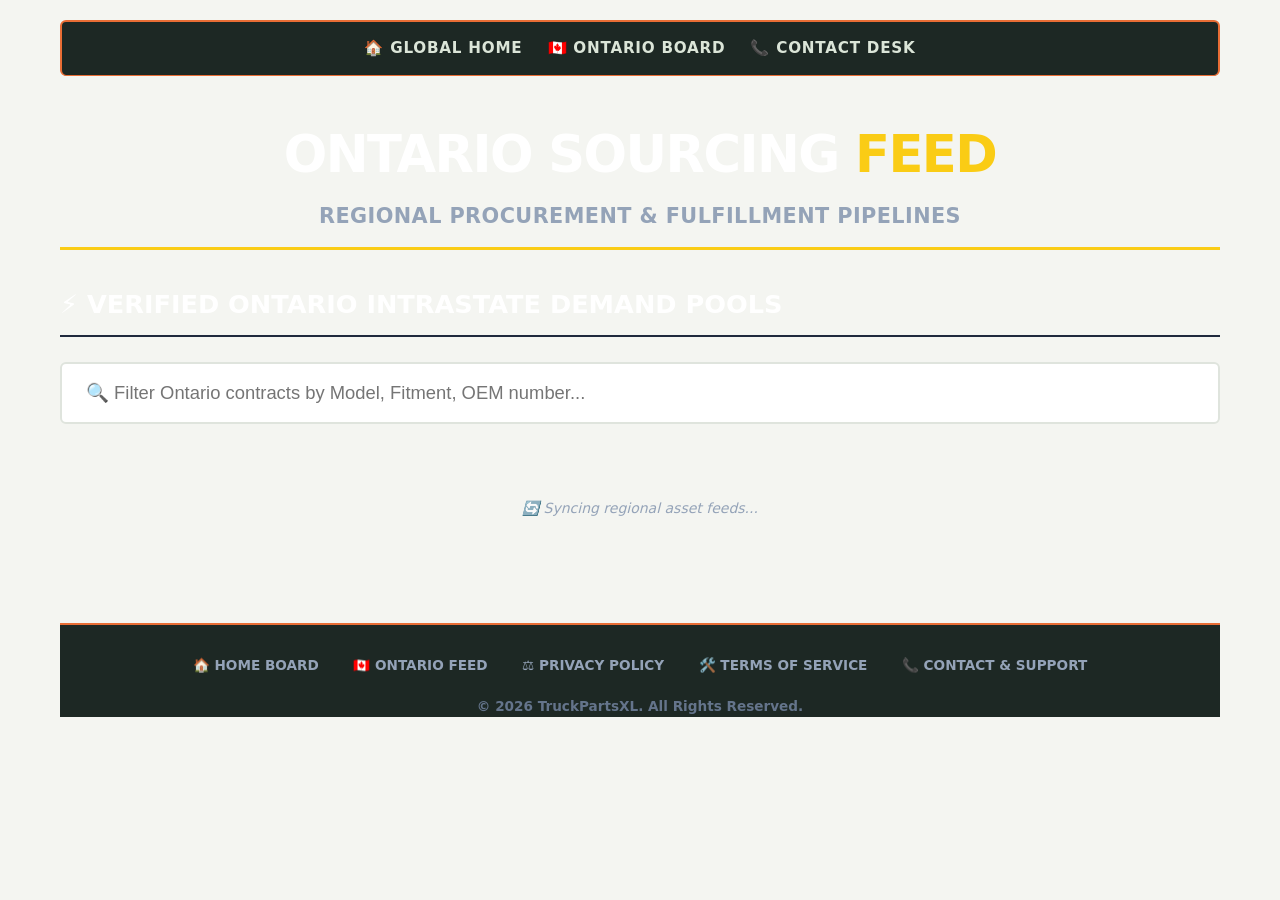
<file: ontario.html>
<!DOCTYPE html>
<html lang="en">
<head>
    <meta charset="UTF-8">
    <meta name="viewport" content="width=device-width, initial-scale=1.0">
    <title>TruckPartsXL | Ontario Regional Procurement Feed</title>
    <style>
        body { 
            font-family: -apple-system, BlinkMacSystemFont, "Segoe UI", Roboto, sans-serif; 
            background: #0c0f17; 
            color: #e2e8f0; 
            margin: 0; 
            padding: 20px; 
        }
        .container { max-width: 1200px; margin: 0 auto; }
        
        nav { 
            background: #141b2d; 
            padding: 15px; 
            border-radius: 6px; 
            margin-bottom: 25px; 
            display: flex; 
            gap: 25px; 
            justify-content: center; 
            border: 2px solid #1f293d; 
        }
        nav a { color: #facc15; text-decoration: none; font-weight: 800; font-size: 0.95rem; text-transform: uppercase; letter-spacing: 0.05em; }
        nav a:hover { color: #ffffff; text-decoration: underline; }

        header { text-align: center; margin-bottom: 35px; padding: 15px 0; border-bottom: 3px solid #facc15; }
        h1 { margin: 0; color: #ffffff; font-size: 3.2rem; font-weight: 900; letter-spacing: -0.03em; text-transform: uppercase; }
        h1 span { color: #facc15; }
        p.subtitle { color: #94a3b8; margin: 8px 0 0 0; font-size: 1.3rem; font-weight: 600; text-transform: uppercase; letter-spacing: 0.02em; }

        .search-container { margin-bottom: 30px; display: flex; width: 100%; }
        .search-bar {
            width: 100%; padding: 18px 24px; font-size: 1.15rem; background: #141b2d;
            border: 2px solid #1f293d; border-radius: 6px; color: #ffffff; outline: none;
        }
        .search-bar:focus { border-color: #facc15; }

        .board-title-area { border-bottom: 2px solid #1f293d; padding-bottom: 12px; margin-bottom: 25px; }
        .board-title-area h2 { margin: 0; font-size: 1.6rem; color: #ffffff; text-transform: uppercase; font-weight: 900; }

        .bounty-grid { list-style: none; padding: 0; display: grid; grid-template-columns: repeat(auto-fill, minmax(350px, 1fr)); gap: 24px; }
        .post-card { 
            background: #141b2d; border: 2px solid #1f293d; border-radius: 6px; padding: 24px; 
            display: flex; flex-direction: column; justify-content: space-between; position: relative; 
        }
        .hidden-bounty { display: none !important; }
        
        .live-badge {
            position: absolute; top: 20px; right: 24px;
            padding: 4px 8px; font-size: 0.75rem; font-weight: 900; text-transform: uppercase; border-radius: 3px;
        }
        .badge-standard { background: rgba(239, 68, 68, 0.1); border: 1px solid #ef4444; color: #ef4444; }
        .badge-boosted { background: rgba(250, 204, 21, 0.15); border: 1px solid #facc15; color: #facc15; animation: pulse 2s infinite; }
        
        @keyframes pulse {
            0% { opacity: 0.8; }
            50% { opacity: 1; box-shadow: 0 0 10px rgba(250, 204, 21, 0.4); }
            100% { opacity: 0.8; }
        }

        .card-boosted-style {
            border-color: #facc15 !important;
            background: linear-gradient(145deg, #141b2d 0%, #1c263f 100%) !important;
        }

        .part-title { margin: 0 100px 6px 0; font-size: 1.45rem; color: #ffffff; font-weight: 900; text-transform: uppercase; }
        .vehicle-fitment { color: #facc15; font-weight: 700; margin-bottom: 20px; font-size: 1rem; text-transform: uppercase; }
        
        .data-grid { display: grid; grid-template-columns: 1fr; gap: 12px; margin-bottom: 24px; }
        .data-item { display: flex; justify-content: space-between; align-items: center; font-size: 0.9rem; padding-bottom: 8px; border-bottom: 1px solid #1f293d; }
        .label { color: #64748b; font-weight: 700; text-transform: uppercase; font-size: 0.8rem; }
        .value { font-weight: 700; color: #cbd5e1; word-break: break-all; }
        .budget-value { color: #0c0f17; background: #facc15; padding: 4px 10px; border-radius: 3px; font-weight: 900; }
        
        .claim-btn { 
            display: block; text-align: center; background: transparent; border: 2px solid #facc15;
            color: #facc15; padding: 14px; margin-top: auto; border-radius: 4px; font-weight: 900; 
            font-size: 1rem; text-transform: uppercase; text-decoration: none; 
        }
        .claim-btn:hover { background: #facc15; color: #0c0f17; }
        .status-message { text-align: center; padding: 44px; color: #94a3b8; font-style: italic; grid-column: 1 / -1; }
    </style>
  <link rel="stylesheet" href="theme.css">
</head>
<body>
    <div class="container">
        <nav>
            <a href="index.html">🏠 Global Home</a>
            <a href="ontario.html">🇨🇦 Ontario Board</a>
            <a href="contact.html">📞 Contact Desk</a>
        </nav>

        <header>
            <h1>Ontario Sourcing<span> Feed</span></h1>
            <p class="subtitle">Regional Procurement & Fulfillment Pipelines</p>
        </header>

        <div class="board-title-area">
            <h2>⚡ Verified Ontario Intrastate Demand Pools</h2>
        </div>

        <div class="search-container">
            <input type="text" id="boardSearch" class="search-bar" placeholder="🔍 Filter Ontario contracts by Model, Fitment, OEM number...">
        </div>
        
        <ul class="bounty-grid" id="bountyGrid">
            <li class="status-message" id="loadingState">🔄 Syncing regional asset feeds...</li>
        </ul>

        <footer style="margin-top: 60px; padding-top: 30px; border-top: 2px solid #1f293d; text-align: center;">
            <div style="margin-bottom: 20px;">
                <a href="index.html" style="color: #94a3b8; text-decoration: none; font-weight: 700; margin: 0 15px; text-transform: uppercase; font-size: 0.85rem;">🏠 Home Board</a>
                <a href="ontario.html" style="color: #94a3b8; text-decoration: none; font-weight: 700; margin: 0 15px; text-transform: uppercase; font-size: 0.85rem;">🇨🇦 Ontario Feed</a>
                <a href="privacy.html" style="color: #94a3b8; text-decoration: none; font-weight: 700; margin: 0 15px; text-transform: uppercase; font-size: 0.85rem;">⚖️ Privacy Policy</a>
                <a href="terms.html" style="color: #94a3b8; text-decoration: none; font-weight: 700; margin: 0 15px; text-transform: uppercase; font-size: 0.85rem;">🛠️ Terms of Service</a>
                <a href="contact.html" style="color: #94a3b8; text-decoration: none; font-weight: 700; margin: 0 15px; text-transform: uppercase; font-size: 0.85rem;">📞 Contact & Support</a>
            </div>
            <p style="color: #64748b; font-size: 0.85rem; font-weight: 600; margin: 0;">© 2026 TruckPartsXL. All Rights Reserved.</p>
        </footer>
    </div>

    <script>
        const CSV_URL = 'https://docs.google.com/spreadsheets/d/e/2PACX-1vTYrAOOtTGO2mCi3sqBNaWAoM8PM8srskGBywloCDjBAgTH9BwzWlhQiWM2KNWy3uzds53j8rCcIsPG/pub?output=csv';

        document.addEventListener('DOMContentLoaded', () => {
            fetchBountyBoardData();
            document.getElementById('boardSearch').addEventListener('input', filterBountyBoard);
        });

        async function fetchBountyBoardData() {
            const gridContainer = document.getElementById('bountyGrid');
            try {
                const response = await fetch(CSV_URL);
                if (!response.ok) throw new Error('Network bridge failure');
                const csvText = await response.text();
                const rows = parseCSV(csvText);
                if (!rows || rows.length <= 1) {
                    gridContainer.innerHTML = '<li class="status-message">No active Ontario listings registered.</li>';
                    return;
                }
                renderBountyCards(rows);
            } catch (error) {
                console.error(error);
                gridContainer.innerHTML = '<li class="status-message" style="color: #ef4444;">⚠️ Regional routing link timeout.</li>';
            }
        }

        function parseCSV(text) {
            let lines = []; let row = []; let inQuotes = false; let currentToken = '';
            for (let i = 0; i < text.length; i++) {
                let char = text[i]; let nextChar = text[i+1];
                if (char === '"') { if (inQuotes && nextChar === '"') { currentToken += '"'; i++; } else { inQuotes = !inQuotes; } }
                else if (char === ',' && !inQuotes) { row.push(currentToken.trim()); currentToken = ''; }
                else if ((char === '
' || char === '
') && !inQuotes) {
                    if (char === '
' && nextChar === '
') i++;
                    row.push(currentToken.trim());
                    if (row.length > 0) lines.push(row);
                    row = []; currentToken = '';
                } else { currentToken += char; }
            }
            if (currentToken || row.length > 0) { row.push(currentToken.trim()); lines.push(row); }
            return lines;
        }

        function renderBountyCards(data) {
            const gridContainer = document.getElementById('bountyGrid');
            gridContainer.innerHTML = '';

            const headers = data[0].map(h => h.toLowerCase().trim());
            
            const idxPartName = headers.findIndex(h => h.includes('part name'));
            const idxOem      = headers.findIndex(h => h.includes('oem number'));
            const idxVin      = headers.findIndex(h => h.includes('vin'));
            const idxCategory = headers.findIndex(h => h.includes('category'));
            const idxYear     = headers.findIndex(h => h.includes('year'));
            const idxMake     = headers.findIndex(h => h.includes('make'));
            const idxModel    = headers.findIndex(h => h.includes('model'));
            const idxLocation = headers.findIndex(h => h.includes('location')); 
            const idxBudget   = headers.findIndex(h => h.includes('budget'));
            const idxStatus   = headers.findIndex(h => h.includes('status') || h.includes('premium') || h.includes('tier'));

            const dataRows = data.slice(1);
            let validCards = 0;

            dataRows.forEach(row => {
                if (row.length === 0 || !row.some(val => val !== '')) return;

                const getCleanVal = (idx) => (idx !== -1 && row[idx]) ? row[idx].replace(/["']/g, "").trim() : 'N/A';
                const location = idxLocation !== -1 ? getCleanVal(idxLocation) : 'N/A';

                // STRICT FILTERING: Only show items tagged for Ontario
                if (!location.toLowerCase().includes('ontario') && !location.toLowerCase().includes('on')) return;

                const partName = idxPartName !== -1 ? getCleanVal(idxPartName) : 'HD Component';
                const oem      = idxOem      !== -1 ? getCleanVal(idxOem)      : 'N/A';
                const vin      = idxVin      !== -1 ? getCleanVal(idxVin)      : 'N/A';
                const category = idxCategory !== -1 ? getCleanVal(idxCategory) : 'N/A';
                const year     = getCleanVal(idxYear);
                const make     = getCleanVal(idxMake);
                const model    = getCleanVal(idxModel);
                const budget   = idxBudget   !== -1 ? getCleanVal(idxBudget)   : 'Contact Desk';
                const rawStatus= idxStatus   !== -1 ? getCleanVal(idxStatus).toLowerCase() : '';

                const isBoosted = rawStatus.includes('boost') || rawStatus.includes('paid');
                validCards++;

                let html = `
                    <li class="post-card ${isBoosted ? 'card-boosted-style' : ''}" data-searchable="${partName.toLowerCase()} ${oem.toLowerCase()} ${vin.toLowerCase()} ${category.toLowerCase()} ${make.toLowerCase()} ${model.toLowerCase()} ${year.toLowerCase()}">
                        <span class="live-badge ${isBoosted ? 'badge-boosted' : 'badge-standard'}">
                            ${isBoosted ? '🔥 REGIONAL BOOST' : '🔴 REGIONAL DEMAND'}
                        </span>
                        <h3 class="part-title">${partName}</h3>
                        <div class="vehicle-fitment">${year !== 'N/A' ? year : ''} ${make !== 'N/A' ? make : ''} ${model !== 'N/A' ? model : ''}</div>
                        <div class="data-grid">
                            <div class="data-item"><span class="label">OEM / Casting #</span><span class="value">${oem}</span></div>
                            <div class="data-item"><span class="label">VIN Fitment</span><span class="value">${vin}</span></div>
                            <div class="data-item"><span class="label">Component Group</span><span class="value">${category}</span></div>
                            <div class="data-item"><span class="label">Region Source</span><span class="value">${location}</span></div>
                            <div class="data-item"><span class="label">Target Budget</span><span class="value budget-value">${budget}</span></div>
                        </div>
                        <a href="https://docs.google.com/forms/d/e/1FAIpQLSdvaFtu1j7WZ45LO4zlJYk0znBr8I5lvxZmwDfMQUfxcFR0Eg/viewform?usp=pp_url&entry.784460779=${encodeURIComponent(oem)}" 
                           target="_blank" class="claim-btn">
                           ⚡ Secure Match: Connect with Buyer
                        </a>
                    </li>`;
                gridContainer.insertAdjacentHTML('beforeend', html);
            });

            if (validCards === 0) {
                gridContainer.innerHTML = '<li class="status-message">No active Ontario entries found in registry database.</li>';
            }
        }

        function filterBountyBoard() {
            const query = this.value.toLowerCase().trim();
            const cards = document.querySelectorAll('#bountyGrid .post-card');
            cards.forEach(card => {
                const searchContent = card.getAttribute('data-searchable') || '';
                card.classList.toggle('hidden-bounty', !searchContent.includes(query));
            });
        }
    </script>
</body>
</html>
</file>
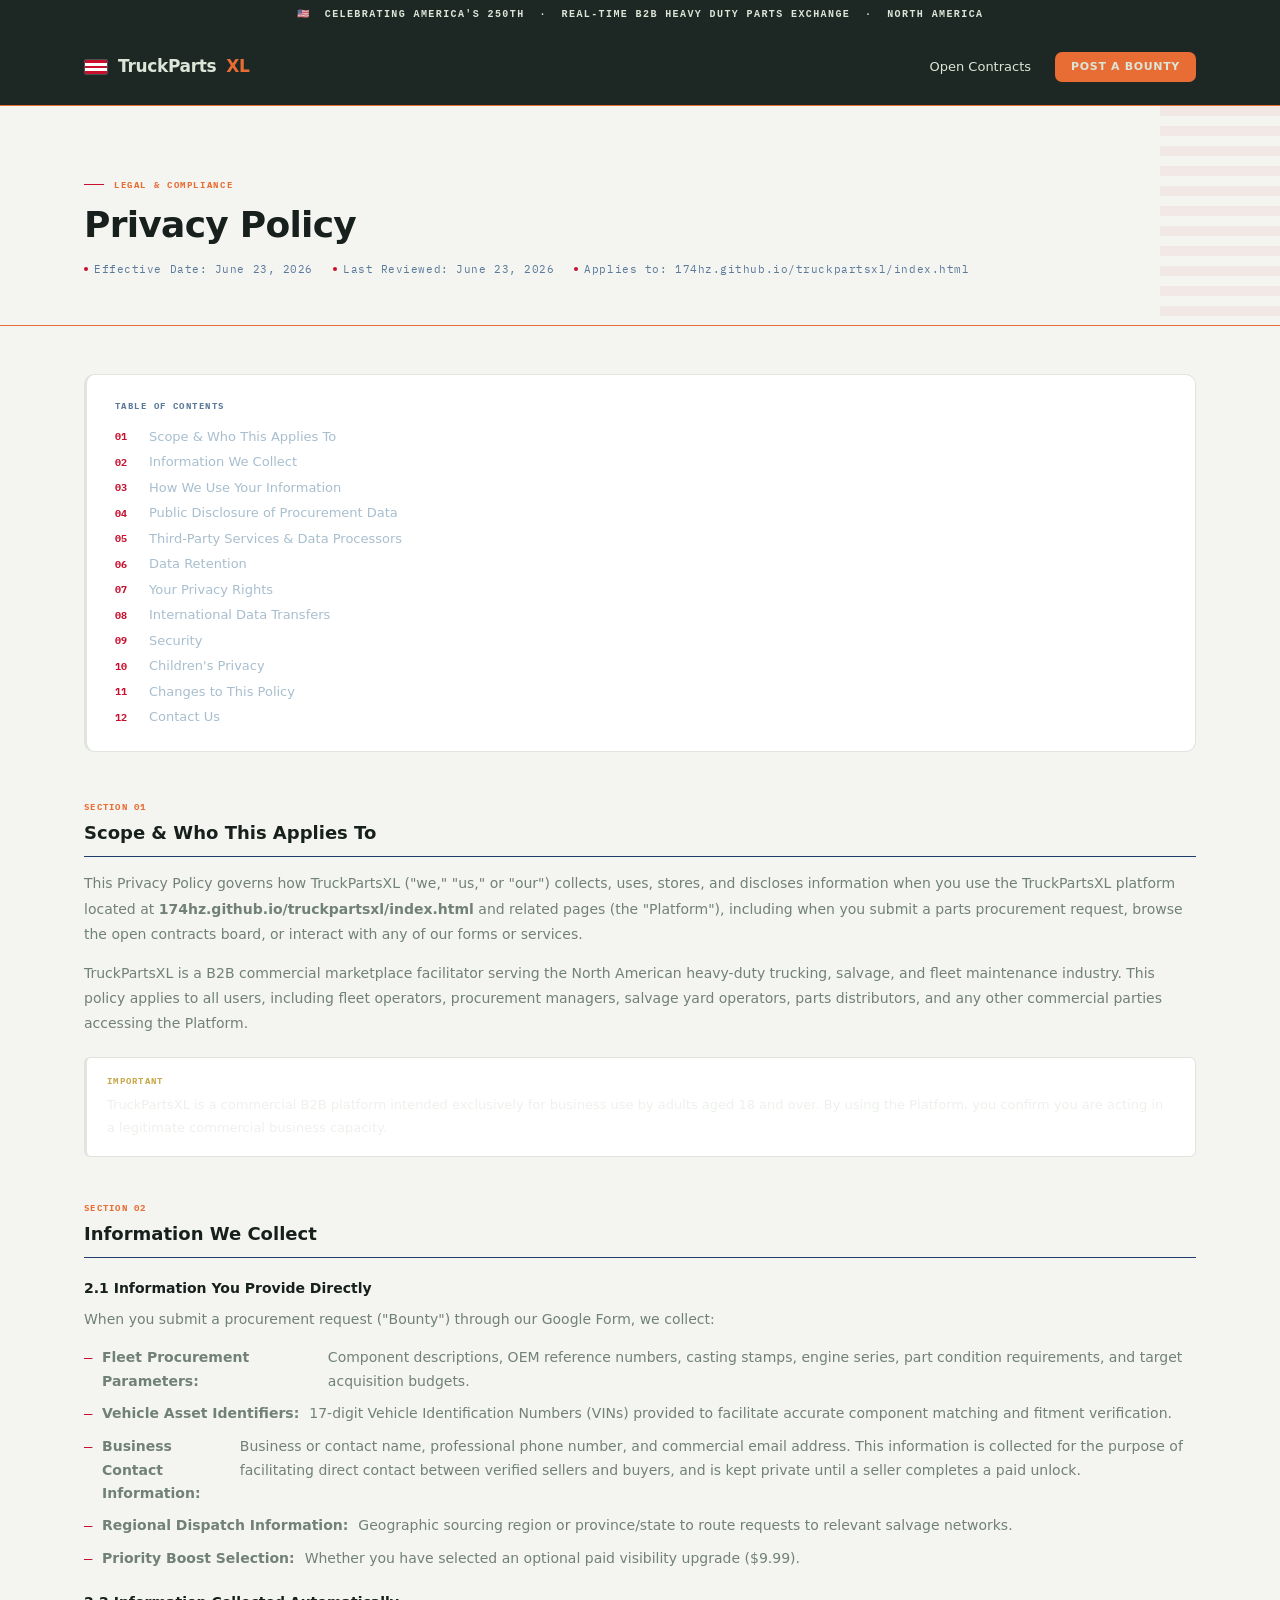
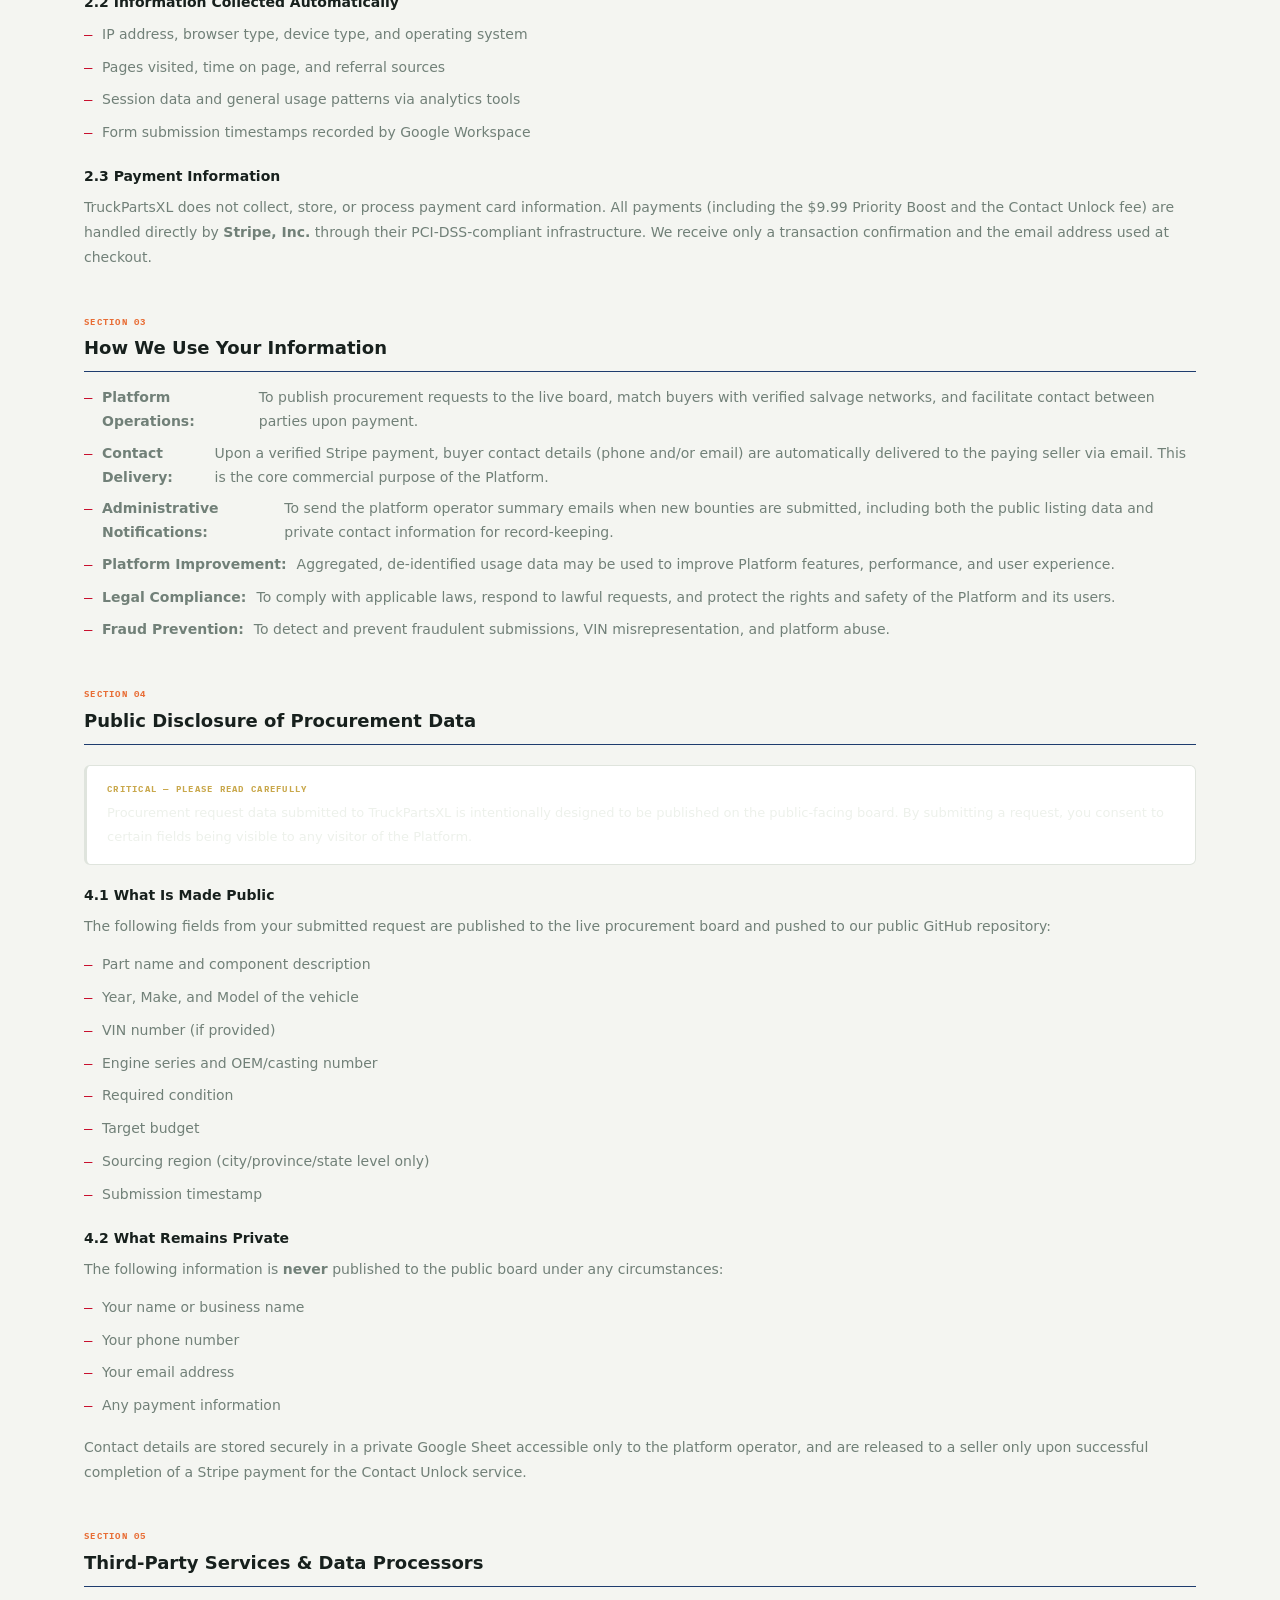
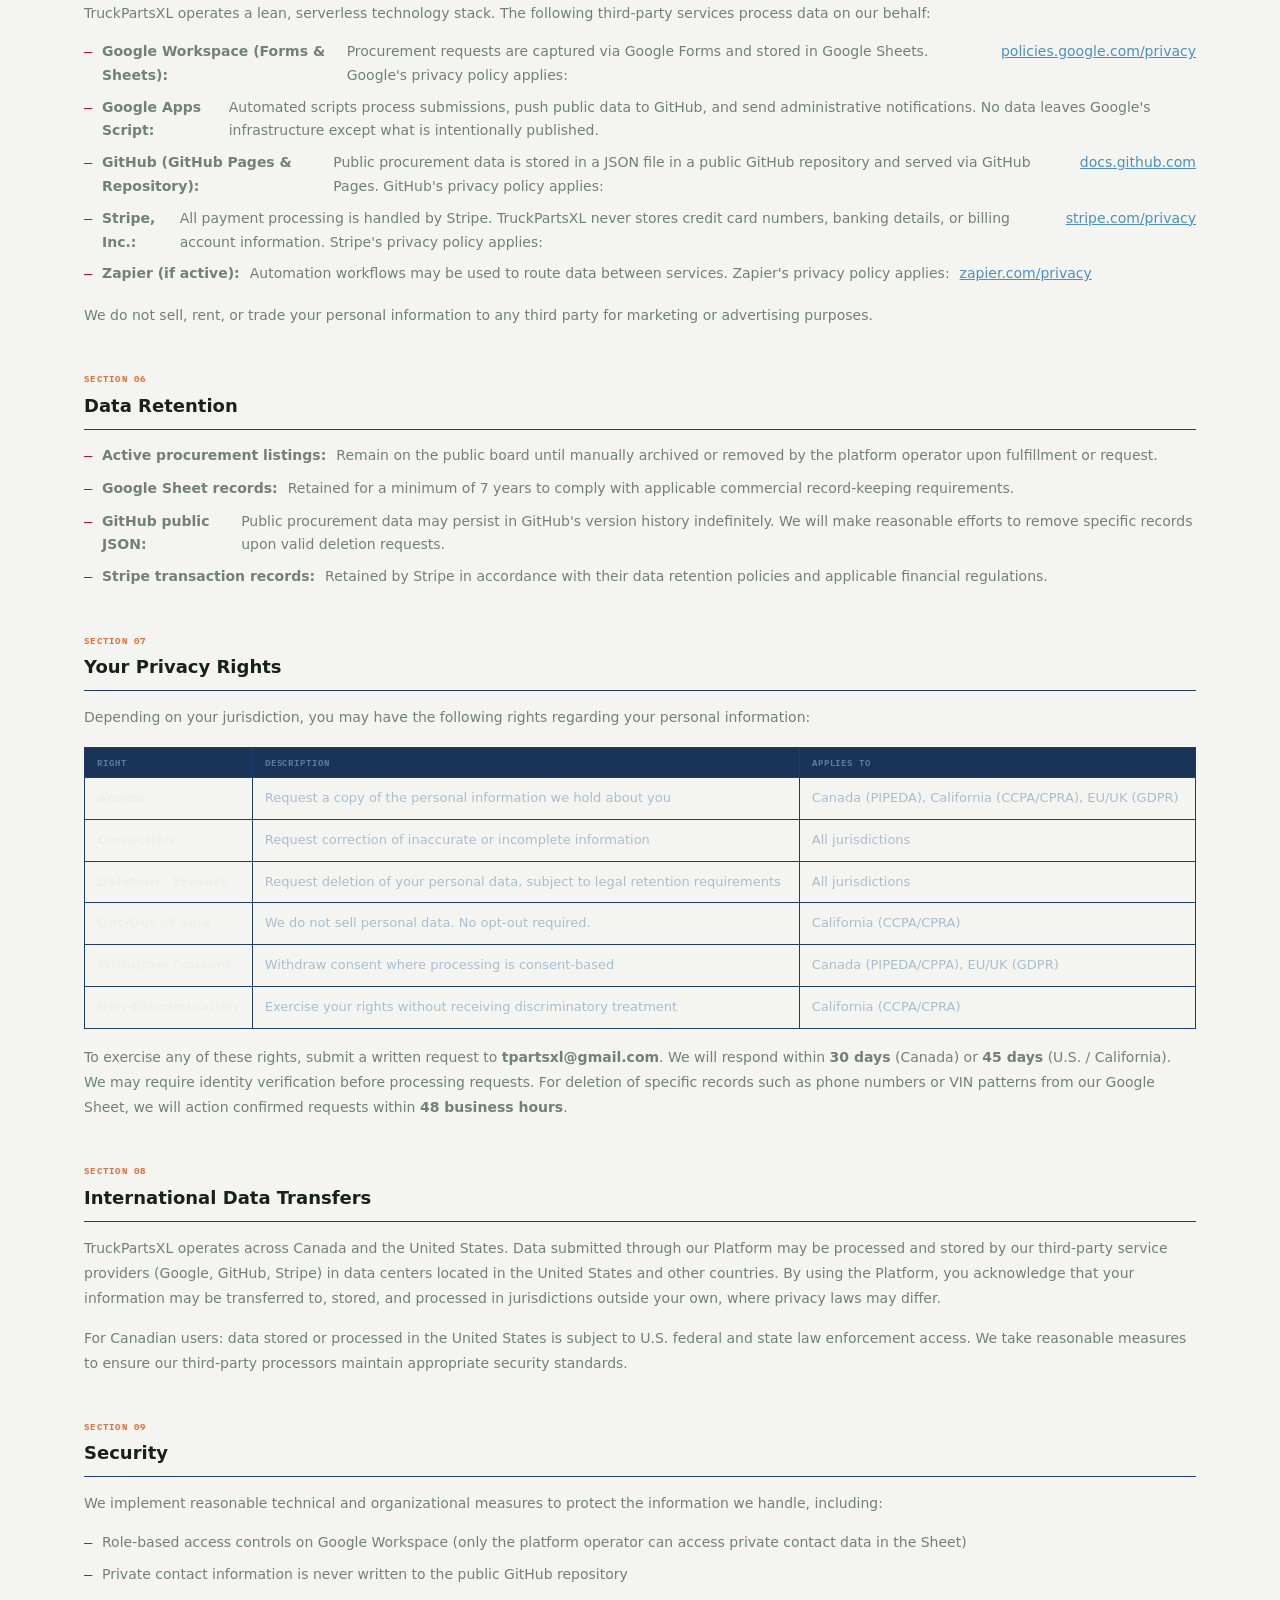
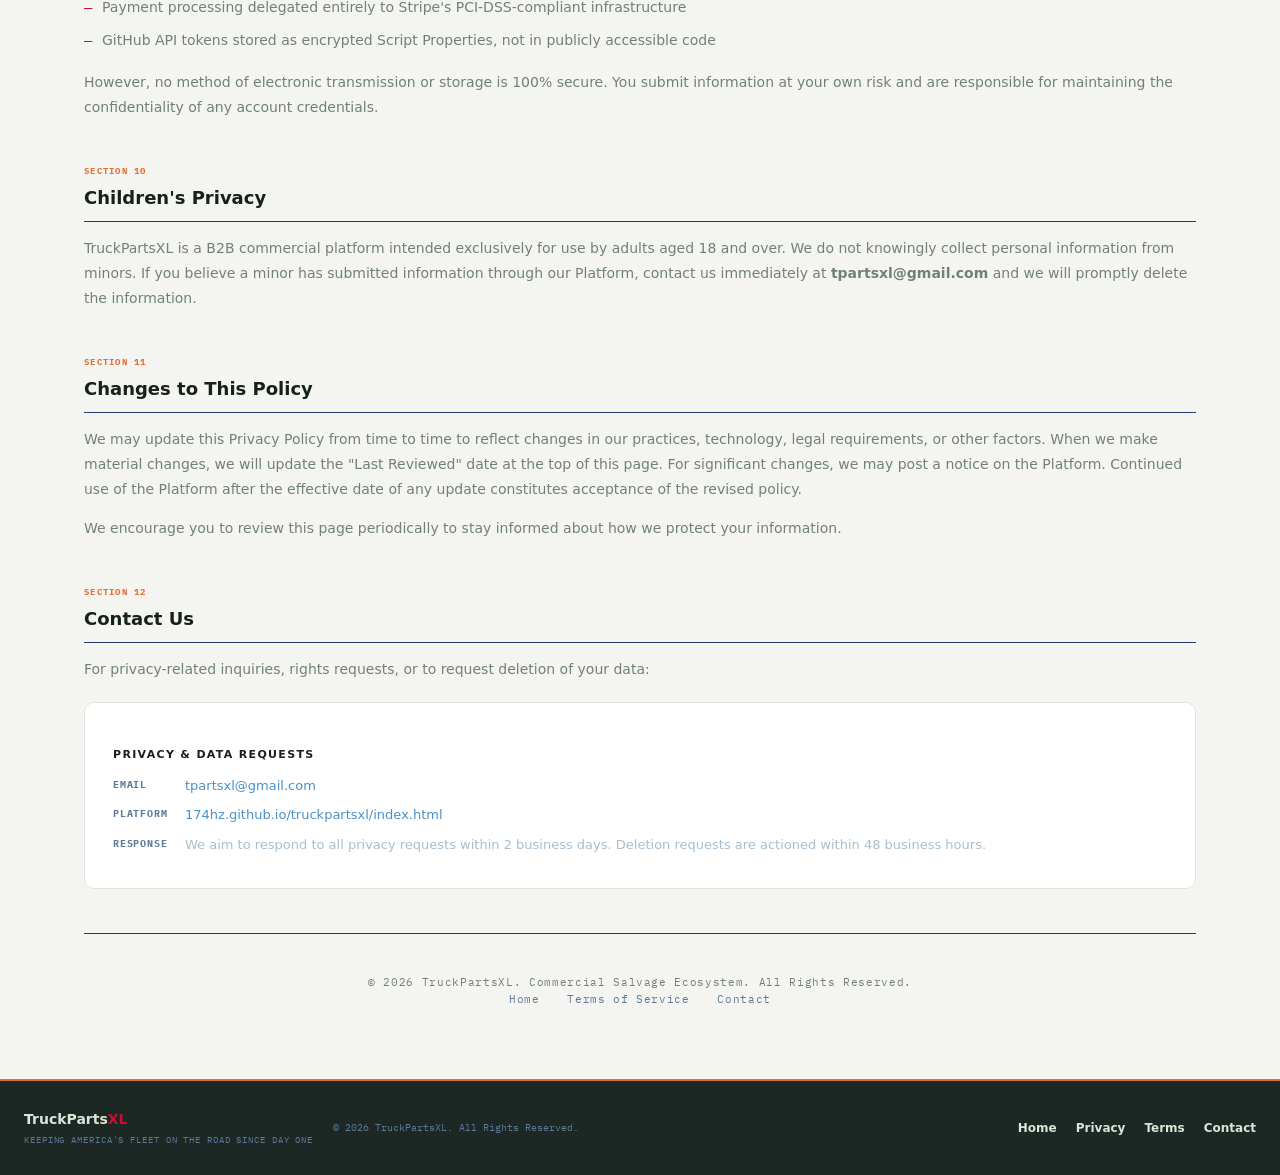
<file: privacy.html>
<!DOCTYPE html>
<html lang="en">
<head>
    <meta charset="UTF-8">
    <meta name="viewport" content="width=device-width, initial-scale=1.0">
    <title>Privacy Policy | TruckPartsXL</title>
    <link rel="preconnect" href="https://fonts.googleapis.com">
    <link rel="preconnect" href="https://fonts.gstatic.com" crossorigin>
    <link href="https://fonts.googleapis.com/css2?family=IBM+Plex+Mono:wght@400;600;700&family=Inter:wght@400;500;600;700;800&display=swap" rel="stylesheet">
    <style>
        :root {
            --navy:       #0B1F3A;
            --navy-mid:   #112444;
            --navy-light: #1A3358;
            --navy-rim:   #1E3C6E;
            --steel:      #2A4A72;
            --muted:      #3A5A82;
            --subtext:    #5B7A9A;
            --label:      #7A96B2;
            --body:       #A8BECE;
            --soft:       #C8D8E4;
            --bright:     #E8F0F6;
            --white:      #F6F9FC;
            --red:        #C8102E;
            --red-dim:    #A50D25;
            --red-soft:   rgba(200,16,46,0.10);
            --blue:       #4A90C4;
            --gold:       #C9A84C;
            --gold-soft:  rgba(201,168,76,0.12);
            --ff-body: 'Inter', system-ui, sans-serif;
            --ff-mono: 'IBM Plex Mono', monospace;
            --r-sm: 3px; --r-md: 6px; --r-lg: 10px;
        }

        *, *::before, *::after { box-sizing: border-box; margin: 0; padding: 0; }
        html { scroll-behavior: smooth; }

        body {
            background: var(--navy);
            color: var(--bright);
            font-family: var(--ff-body);
            font-size: 15px;
            line-height: 1.75;
            -webkit-font-smoothing: antialiased;
        }

        .container { max-width: 860px; margin: 0 auto; padding: 0 24px; }

        /* ─── TOPBAR ─────────────────────────────────────────────── */
        .top-bar {
            background: var(--red);
            color: #fff;
            font-family: var(--ff-mono);
            font-size: 10px;
            font-weight: 600;
            letter-spacing: 0.14em;
            text-align: center;
            padding: 7px 16px;
            text-transform: uppercase;
        }

        /* ─── NAV ────────────────────────────────────────────────── */
        nav {
            background: var(--navy-mid);
            border-bottom: 2px solid var(--red);
            position: sticky;
            top: 0;
            z-index: 100;
        }

        .nav-container {
            display: flex;
            align-items: center;
            justify-content: space-between;
            height: 62px;
        }

        .nav-logo {
            font-family: var(--ff-mono);
            font-size: 17px;
            font-weight: 700;
            color: var(--white);
            letter-spacing: -0.02em;
            text-decoration: none;
            display: flex;
            align-items: center;
            gap: 10px;
        }

        .nav-logo-flag {
            display: flex;
            flex-direction: column;
            width: 24px;
            height: 16px;
            border-radius: 2px;
            overflow: hidden;
            border: 1px solid rgba(255,255,255,0.2);
        }

        .flag-stripe { flex: 1; }
        .flag-stripe.r { background: var(--red); }
        .flag-stripe.w { background: #fff; }
        .nav-logo span { color: var(--red); }

        .nav-links { display: flex; align-items: center; gap: 24px; }

        .nav-links a {
            color: var(--body);
            text-decoration: none;
            font-size: 13px;
            font-weight: 500;
            transition: color 0.15s;
        }

        .nav-links a:hover { color: var(--white); }

        .nav-cta {
            background: var(--red);
            color: #fff !important;
            padding: 7px 16px;
            border-radius: var(--r-sm);
            font-weight: 700 !important;
            font-size: 11px !important;
            letter-spacing: 0.06em;
            text-transform: uppercase;
        }
        .nav-cta:hover { background: var(--red-dim) !important; }

        /* ─── PAGE HEADER ────────────────────────────────────────── */
        .page-header {
            background: var(--navy-mid);
            border-bottom: 1px solid var(--navy-rim);
            padding: 48px 0 36px;
            position: relative;
            overflow: hidden;
        }

        .page-header::after {
            content: '';
            position: absolute;
            right: 0; top: 0; bottom: 0;
            width: 120px;
            background: repeating-linear-gradient(
                180deg,
                var(--red) 0px, var(--red) 10px,
                transparent 10px, transparent 20px
            );
            opacity: 0.06;
            pointer-events: none;
        }

        .page-eyebrow {
            font-family: var(--ff-mono);
            font-size: 9px;
            font-weight: 700;
            color: var(--red);
            letter-spacing: 0.18em;
            text-transform: uppercase;
            margin-bottom: 12px;
            display: flex;
            align-items: center;
            gap: 10px;
        }

        .page-eyebrow::before {
            content: '';
            display: block;
            width: 20px;
            height: 1px;
            background: var(--red);
        }

        .page-header h1 {
            font-size: clamp(24px, 3vw, 36px);
            font-weight: 800;
            color: var(--white);
            line-height: 1.15;
            letter-spacing: -0.02em;
            margin-bottom: 10px;
        }

        .page-meta {
            font-family: var(--ff-mono);
            font-size: 11px;
            color: var(--subtext);
            letter-spacing: 0.05em;
            display: flex;
            flex-wrap: wrap;
            gap: 20px;
            margin-top: 16px;
        }

        .page-meta span { display: flex; align-items: center; gap: 6px; }
        .meta-dot { width: 4px; height: 4px; background: var(--red); border-radius: 50%; }

        /* ─── CONTENT ────────────────────────────────────────────── */
        .doc-wrap { padding: 48px 0 72px; }

        /* TOC */
        .toc {
            background: var(--navy-mid);
            border: 1px solid var(--navy-rim);
            border-left: 3px solid var(--red);
            border-radius: var(--r-lg);
            padding: 24px 28px;
            margin-bottom: 48px;
        }

        .toc-title {
            font-family: var(--ff-mono);
            font-size: 9px;
            font-weight: 700;
            color: var(--subtext);
            letter-spacing: 0.16em;
            text-transform: uppercase;
            margin-bottom: 14px;
        }

        .toc ol {
            list-style: none;
            display: flex;
            flex-direction: column;
            gap: 6px;
            counter-reset: toc;
        }

        .toc ol li { counter-increment: toc; }

        .toc ol li a {
            color: var(--body);
            text-decoration: none;
            font-size: 13px;
            font-weight: 500;
            display: flex;
            align-items: center;
            gap: 10px;
            transition: color 0.15s;
        }

        .toc ol li a::before {
            content: counter(toc, decimal-leading-zero);
            font-family: var(--ff-mono);
            font-size: 10px;
            color: var(--red);
            font-weight: 700;
            min-width: 24px;
        }

        .toc ol li a:hover { color: var(--white); }

        /* Sections */
        .doc-section {
            margin-bottom: 44px;
            scroll-margin-top: 100px;
        }

        .section-num {
            font-family: var(--ff-mono);
            font-size: 9px;
            font-weight: 700;
            color: var(--red);
            letter-spacing: 0.14em;
            text-transform: uppercase;
            margin-bottom: 6px;
        }

        .doc-section h2 {
            font-size: 18px;
            font-weight: 700;
            color: var(--white);
            margin-bottom: 14px;
            padding-bottom: 10px;
            border-bottom: 1px solid var(--navy-rim);
        }

        .doc-section h3 {
            font-size: 14px;
            font-weight: 700;
            color: var(--soft);
            margin: 20px 0 8px;
        }

        .doc-section p {
            font-size: 14px;
            color: var(--body);
            margin-bottom: 14px;
            line-height: 1.8;
        }

        .doc-section ul, .doc-section ol {
            margin: 10px 0 16px 0;
            padding-left: 0;
            list-style: none;
            display: flex;
            flex-direction: column;
            gap: 8px;
        }

        .doc-section ul li, .doc-section ol li {
            font-size: 14px;
            color: var(--body);
            line-height: 1.7;
            display: flex;
            gap: 10px;
            align-items: flex-start;
        }

        .doc-section ul li::before {
            content: '—';
            color: var(--red);
            font-family: var(--ff-mono);
            font-weight: 700;
            flex-shrink: 0;
            margin-top: 1px;
        }

        .doc-section ol { counter-reset: list; }
        .doc-section ol li { counter-increment: list; }
        .doc-section ol li::before {
            content: counter(list) '.';
            color: var(--red);
            font-family: var(--ff-mono);
            font-size: 11px;
            font-weight: 700;
            flex-shrink: 0;
            min-width: 18px;
            margin-top: 2px;
        }

        /* Callout / note box */
        .callout {
            background: var(--navy-mid);
            border: 1px solid var(--navy-rim);
            border-left: 3px solid var(--gold);
            border-radius: var(--r-md);
            padding: 16px 20px;
            margin: 20px 0;
        }

        .callout-label {
            font-family: var(--ff-mono);
            font-size: 9px;
            font-weight: 700;
            color: var(--gold);
            letter-spacing: 0.14em;
            text-transform: uppercase;
            margin-bottom: 6px;
        }

        .callout p {
            font-size: 13px !important;
            color: var(--soft) !important;
            margin: 0 !important;
        }

        /* Rights table */
        .rights-table {
            width: 100%;
            border-collapse: collapse;
            margin: 16px 0;
        }

        .rights-table th {
            font-family: var(--ff-mono);
            font-size: 9px;
            font-weight: 700;
            color: var(--subtext);
            letter-spacing: 0.1em;
            text-transform: uppercase;
            text-align: left;
            padding: 8px 12px;
            background: var(--navy-light);
            border: 1px solid var(--navy-rim);
        }

        .rights-table td {
            font-size: 13px;
            color: var(--body);
            padding: 10px 12px;
            border: 1px solid var(--navy-rim);
            vertical-align: top;
            line-height: 1.6;
        }

        .rights-table tr:nth-child(even) td { background: rgba(255,255,255,0.02); }

        .rights-table .right-name {
            font-weight: 600;
            color: var(--soft);
            white-space: nowrap;
        }

        /* Contact box */
        .contact-box {
            background: var(--navy-mid);
            border: 1px solid var(--navy-rim);
            border-radius: var(--r-lg);
            padding: 24px 28px;
            margin-top: 20px;
        }

        .contact-box h3 {
            font-family: var(--ff-mono);
            font-size: 11px;
            font-weight: 700;
            color: var(--subtext);
            letter-spacing: 0.12em;
            text-transform: uppercase;
            margin-bottom: 12px;
        }

        .contact-item {
            display: flex;
            gap: 12px;
            align-items: flex-start;
            margin-bottom: 10px;
            font-size: 13px;
            color: var(--body);
        }

        .contact-item strong {
            font-family: var(--ff-mono);
            font-size: 10px;
            font-weight: 700;
            color: var(--subtext);
            text-transform: uppercase;
            letter-spacing: 0.08em;
            min-width: 60px;
            margin-top: 1px;
        }

        .contact-item a { color: var(--blue); text-decoration: none; }
        .contact-item a:hover { text-decoration: underline; }

        /* Divider */
        .doc-divider {
            border: none;
            border-top: 1px solid var(--navy-rim);
            margin: 40px 0;
        }

        /* ─── FOOTER ─────────────────────────────────────────────── */
        footer {
            background: var(--navy-mid);
            border-top: 2px solid var(--red);
            padding: 28px 0;
        }

        .footer-inner {
            display: flex;
            align-items: center;
            justify-content: space-between;
            gap: 20px;
            flex-wrap: wrap;
            max-width: 1320px;
            margin: 0 auto;
            padding: 0 24px;
        }

        .footer-logo {
            font-family: var(--ff-mono);
            font-size: 14px;
            font-weight: 700;
            color: var(--white);
        }

        .footer-logo span { color: var(--red); }

        .footer-tagline {
            font-family: var(--ff-mono);
            font-size: 9px;
            color: var(--subtext);
            letter-spacing: 0.1em;
            text-transform: uppercase;
            margin-top: 3px;
        }

        .footer-copy {
            font-family: var(--ff-mono);
            font-size: 10px;
            color: var(--subtext);
        }

        .footer-links { display: flex; gap: 20px; }

        .footer-links a {
            font-family: var(--ff-mono);
            font-size: 10px;
            color: var(--subtext);
            text-decoration: none;
            transition: color 0.15s;
        }

        .footer-links a:hover { color: var(--body); }

        @media (max-width: 600px) {
            .container { padding: 0 14px; }
            .nav-links a:not(.nav-cta) { display: none; }
            .page-header { padding: 32px 0 24px; }
            .doc-wrap { padding: 32px 0 48px; }
            .rights-table { display: block; overflow-x: auto; }
            .footer-inner { flex-direction: column; text-align: center; }
            .footer-links { justify-content: center; }
        }
    </style>
  <link rel="stylesheet" href="theme.css">
</head>
<body>

    <div class="top-bar">🇺🇸 &nbsp;Celebrating America's 250th &nbsp;·&nbsp; Real-Time B2B Heavy Duty Parts Exchange &nbsp;·&nbsp; North America</div>

    <nav>
        <div class="container nav-container">
            <a href="index.html" class="nav-logo">
                <div class="nav-logo-flag">
                    <div class="flag-stripe r"></div>
                    <div class="flag-stripe w"></div>
                    <div class="flag-stripe r"></div>
                    <div class="flag-stripe w"></div>
                    <div class="flag-stripe r"></div>
                </div>
                TruckParts<span>XL</span>
            </a>
            <div class="nav-links">
                <a href="index.html#board">Open Contracts</a>
                <a href="https://docs.google.com/forms/d/e/1FAIpQLSeNRTIIvsAK8g0JuSyBG29JadUIww9bW3vgI0BS4ZJx7n71MA/viewform?usp=header"
                   target="_blank" class="nav-cta">Post a Bounty</a>
            </div>
        </div>
    </nav>

    <header class="page-header">
        <div class="container">
            <div class="page-eyebrow">Legal &amp; Compliance</div>
            <h1>Privacy Policy</h1>
            <div class="page-meta">
                <span><span class="meta-dot"></span>Effective Date: June 23, 2026</span>
                <span><span class="meta-dot"></span>Last Reviewed: June 23, 2026</span>
                <span><span class="meta-dot"></span>Applies to: 174hz.github.io/truckpartsxl/index.html</span>
            </div>
        </div>
    </header>

    <main class="doc-wrap">
        <div class="container">

            <div class="toc">
                <div class="toc-title">Table of Contents</div>
                <ol>
                    <li><a href="#s1">Scope &amp; Who This Applies To</a></li>
                    <li><a href="#s2">Information We Collect</a></li>
                    <li><a href="#s3">How We Use Your Information</a></li>
                    <li><a href="#s4">Public Disclosure of Procurement Data</a></li>
                    <li><a href="#s5">Third-Party Services &amp; Data Processors</a></li>
                    <li><a href="#s6">Data Retention</a></li>
                    <li><a href="#s7">Your Privacy Rights</a></li>
                    <li><a href="#s8">International Data Transfers</a></li>
                    <li><a href="#s9">Security</a></li>
                    <li><a href="#s10">Children's Privacy</a></li>
                    <li><a href="#s11">Changes to This Policy</a></li>
                    <li><a href="#s12">Contact Us</a></li>
                </ol>
            </div>

            <!-- S1 -->
            <div class="doc-section" id="s1">
                <div class="section-num">Section 01</div>
                <h2>Scope &amp; Who This Applies To</h2>
                <p>This Privacy Policy governs how TruckPartsXL ("we," "us," or "our") collects, uses, stores, and discloses information when you use the TruckPartsXL platform located at <strong>174hz.github.io/truckpartsxl/index.html</strong> and related pages (the "Platform"), including when you submit a parts procurement request, browse the open contracts board, or interact with any of our forms or services.</p>
                <p>TruckPartsXL is a B2B commercial marketplace facilitator serving the North American heavy-duty trucking, salvage, and fleet maintenance industry. This policy applies to all users, including fleet operators, procurement managers, salvage yard operators, parts distributors, and any other commercial parties accessing the Platform.</p>
                <div class="callout">
                    <div class="callout-label">Important</div>
                    <p>TruckPartsXL is a commercial B2B platform intended exclusively for business use by adults aged 18 and over. By using the Platform, you confirm you are acting in a legitimate commercial business capacity.</p>
                </div>
            </div>

            <!-- S2 -->
            <div class="doc-section" id="s2">
                <div class="section-num">Section 02</div>
                <h2>Information We Collect</h2>

                <h3>2.1 Information You Provide Directly</h3>
                <p>When you submit a procurement request ("Bounty") through our Google Form, we collect:</p>
                <ul>
                    <li><strong>Fleet Procurement Parameters:</strong> Component descriptions, OEM reference numbers, casting stamps, engine series, part condition requirements, and target acquisition budgets.</li>
                    <li><strong>Vehicle Asset Identifiers:</strong> 17-digit Vehicle Identification Numbers (VINs) provided to facilitate accurate component matching and fitment verification.</li>
                    <li><strong>Business Contact Information:</strong> Business or contact name, professional phone number, and commercial email address. This information is collected for the purpose of facilitating direct contact between verified sellers and buyers, and is kept private until a seller completes a paid unlock.</li>
                    <li><strong>Regional Dispatch Information:</strong> Geographic sourcing region or province/state to route requests to relevant salvage networks.</li>
                    <li><strong>Priority Boost Selection:</strong> Whether you have selected an optional paid visibility upgrade ($9.99).</li>
                </ul>

                <h3>2.2 Information Collected Automatically</h3>
                <ul>
                    <li>IP address, browser type, device type, and operating system</li>
                    <li>Pages visited, time on page, and referral sources</li>
                    <li>Session data and general usage patterns via analytics tools</li>
                    <li>Form submission timestamps recorded by Google Workspace</li>
                </ul>

                <h3>2.3 Payment Information</h3>
                <p>TruckPartsXL does not collect, store, or process payment card information. All payments (including the $9.99 Priority Boost and the Contact Unlock fee) are handled directly by <strong>Stripe, Inc.</strong> through their PCI-DSS-compliant infrastructure. We receive only a transaction confirmation and the email address used at checkout.</p>
            </div>

            <!-- S3 -->
            <div class="doc-section" id="s3">
                <div class="section-num">Section 03</div>
                <h2>How We Use Your Information</h2>
                <ul>
                    <li><strong>Platform Operations:</strong> To publish procurement requests to the live board, match buyers with verified salvage networks, and facilitate contact between parties upon payment.</li>
                    <li><strong>Contact Delivery:</strong> Upon a verified Stripe payment, buyer contact details (phone and/or email) are automatically delivered to the paying seller via email. This is the core commercial purpose of the Platform.</li>
                    <li><strong>Administrative Notifications:</strong> To send the platform operator summary emails when new bounties are submitted, including both the public listing data and private contact information for record-keeping.</li>
                    <li><strong>Platform Improvement:</strong> Aggregated, de-identified usage data may be used to improve Platform features, performance, and user experience.</li>
                    <li><strong>Legal Compliance:</strong> To comply with applicable laws, respond to lawful requests, and protect the rights and safety of the Platform and its users.</li>
                    <li><strong>Fraud Prevention:</strong> To detect and prevent fraudulent submissions, VIN misrepresentation, and platform abuse.</li>
                </ul>
            </div>

            <!-- S4 -->
            <div class="doc-section" id="s4">
                <div class="section-num">Section 04</div>
                <h2>Public Disclosure of Procurement Data</h2>
                <div class="callout">
                    <div class="callout-label">Critical — Please Read Carefully</div>
                    <p>Procurement request data submitted to TruckPartsXL is intentionally designed to be published on the public-facing board. By submitting a request, you consent to certain fields being visible to any visitor of the Platform.</p>
                </div>
                <h3>4.1 What Is Made Public</h3>
                <p>The following fields from your submitted request are published to the live procurement board and pushed to our public GitHub repository:</p>
                <ul>
                    <li>Part name and component description</li>
                    <li>Year, Make, and Model of the vehicle</li>
                    <li>VIN number (if provided)</li>
                    <li>Engine series and OEM/casting number</li>
                    <li>Required condition</li>
                    <li>Target budget</li>
                    <li>Sourcing region (city/province/state level only)</li>
                    <li>Submission timestamp</li>
                </ul>
                <h3>4.2 What Remains Private</h3>
                <p>The following information is <strong>never</strong> published to the public board under any circumstances:</p>
                <ul>
                    <li>Your name or business name</li>
                    <li>Your phone number</li>
                    <li>Your email address</li>
                    <li>Any payment information</li>
                </ul>
                <p>Contact details are stored securely in a private Google Sheet accessible only to the platform operator, and are released to a seller only upon successful completion of a Stripe payment for the Contact Unlock service.</p>
            </div>

            <!-- S5 -->
            <div class="doc-section" id="s5">
                <div class="section-num">Section 05</div>
                <h2>Third-Party Services &amp; Data Processors</h2>
                <p>TruckPartsXL operates a lean, serverless technology stack. The following third-party services process data on our behalf:</p>
                <ul>
                    <li><strong>Google Workspace (Forms &amp; Sheets):</strong> Procurement requests are captured via Google Forms and stored in Google Sheets. Google's privacy policy applies: <a href="https://policies.google.com/privacy" target="_blank" style="color: var(--blue);">policies.google.com/privacy</a></li>
                    <li><strong>Google Apps Script:</strong> Automated scripts process submissions, push public data to GitHub, and send administrative notifications. No data leaves Google's infrastructure except what is intentionally published.</li>
                    <li><strong>GitHub (GitHub Pages &amp; Repository):</strong> Public procurement data is stored in a JSON file in a public GitHub repository and served via GitHub Pages. GitHub's privacy policy applies: <a href="https://docs.github.com/en/site-policy/privacy-policies/github-general-privacy-statement" target="_blank" style="color: var(--blue);">docs.github.com</a></li>
                    <li><strong>Stripe, Inc.:</strong> All payment processing is handled by Stripe. TruckPartsXL never stores credit card numbers, banking details, or billing account information. Stripe's privacy policy applies: <a href="https://stripe.com/privacy" target="_blank" style="color: var(--blue);">stripe.com/privacy</a></li>
                    <li><strong>Zapier (if active):</strong> Automation workflows may be used to route data between services. Zapier's privacy policy applies: <a href="https://zapier.com/privacy" target="_blank" style="color: var(--blue);">zapier.com/privacy</a></li>
                </ul>
                <p>We do not sell, rent, or trade your personal information to any third party for marketing or advertising purposes.</p>
            </div>

            <!-- S6 -->
            <div class="doc-section" id="s6">
                <div class="section-num">Section 06</div>
                <h2>Data Retention</h2>
                <ul>
                    <li><strong>Active procurement listings:</strong> Remain on the public board until manually archived or removed by the platform operator upon fulfillment or request.</li>
                    <li><strong>Google Sheet records:</strong> Retained for a minimum of 7 years to comply with applicable commercial record-keeping requirements.</li>
                    <li><strong>GitHub public JSON:</strong> Public procurement data may persist in GitHub's version history indefinitely. We will make reasonable efforts to remove specific records upon valid deletion requests.</li>
                    <li><strong>Stripe transaction records:</strong> Retained by Stripe in accordance with their data retention policies and applicable financial regulations.</li>
                </ul>
            </div>

            <!-- S7 -->
            <div class="doc-section" id="s7">
                <div class="section-num">Section 07</div>
                <h2>Your Privacy Rights</h2>
                <p>Depending on your jurisdiction, you may have the following rights regarding your personal information:</p>

                <table class="rights-table">
                    <thead>
                        <tr>
                            <th>Right</th>
                            <th>Description</th>
                            <th>Applies To</th>
                        </tr>
                    </thead>
                    <tbody>
                        <tr>
                            <td class="right-name">Access</td>
                            <td>Request a copy of the personal information we hold about you</td>
                            <td>Canada (PIPEDA), California (CCPA/CPRA), EU/UK (GDPR)</td>
                        </tr>
                        <tr>
                            <td class="right-name">Correction</td>
                            <td>Request correction of inaccurate or incomplete information</td>
                            <td>All jurisdictions</td>
                        </tr>
                        <tr>
                            <td class="right-name">Deletion / Erasure</td>
                            <td>Request deletion of your personal data, subject to legal retention requirements</td>
                            <td>All jurisdictions</td>
                        </tr>
                        <tr>
                            <td class="right-name">Opt-Out of Sale</td>
                            <td>We do not sell personal data. No opt-out required.</td>
                            <td>California (CCPA/CPRA)</td>
                        </tr>
                        <tr>
                            <td class="right-name">Withdraw Consent</td>
                            <td>Withdraw consent where processing is consent-based</td>
                            <td>Canada (PIPEDA/CPPA), EU/UK (GDPR)</td>
                        </tr>
                        <tr>
                            <td class="right-name">Non-Discrimination</td>
                            <td>Exercise your rights without receiving discriminatory treatment</td>
                            <td>California (CCPA/CPRA)</td>
                        </tr>
                    </tbody>
                </table>

                <p>To exercise any of these rights, submit a written request to <strong>tpartsxl@gmail.com</strong>. We will respond within <strong>30 days</strong> (Canada) or <strong>45 days</strong> (U.S. / California). We may require identity verification before processing requests. For deletion of specific records such as phone numbers or VIN patterns from our Google Sheet, we will action confirmed requests within <strong>48 business hours</strong>.</p>
            </div>

            <!-- S8 -->
            <div class="doc-section" id="s8">
                <div class="section-num">Section 08</div>
                <h2>International Data Transfers</h2>
                <p>TruckPartsXL operates across Canada and the United States. Data submitted through our Platform may be processed and stored by our third-party service providers (Google, GitHub, Stripe) in data centers located in the United States and other countries. By using the Platform, you acknowledge that your information may be transferred to, stored, and processed in jurisdictions outside your own, where privacy laws may differ.</p>
                <p>For Canadian users: data stored or processed in the United States is subject to U.S. federal and state law enforcement access. We take reasonable measures to ensure our third-party processors maintain appropriate security standards.</p>
            </div>

            <!-- S9 -->
            <div class="doc-section" id="s9">
                <div class="section-num">Section 09</div>
                <h2>Security</h2>
                <p>We implement reasonable technical and organizational measures to protect the information we handle, including:</p>
                <ul>
                    <li>Role-based access controls on Google Workspace (only the platform operator can access private contact data in the Sheet)</li>
                    <li>Private contact information is never written to the public GitHub repository</li>
                    <li>Payment processing delegated entirely to Stripe's PCI-DSS-compliant infrastructure</li>
                    <li>GitHub API tokens stored as encrypted Script Properties, not in publicly accessible code</li>
                </ul>
                <p>However, no method of electronic transmission or storage is 100% secure. You submit information at your own risk and are responsible for maintaining the confidentiality of any account credentials.</p>
            </div>

            <!-- S10 -->
            <div class="doc-section" id="s10">
                <div class="section-num">Section 10</div>
                <h2>Children's Privacy</h2>
                <p>TruckPartsXL is a B2B commercial platform intended exclusively for use by adults aged 18 and over. We do not knowingly collect personal information from minors. If you believe a minor has submitted information through our Platform, contact us immediately at <strong>tpartsxl@gmail.com</strong> and we will promptly delete the information.</p>
            </div>

            <!-- S11 -->
            <div class="doc-section" id="s11">
                <div class="section-num">Section 11</div>
                <h2>Changes to This Policy</h2>
                <p>We may update this Privacy Policy from time to time to reflect changes in our practices, technology, legal requirements, or other factors. When we make material changes, we will update the "Last Reviewed" date at the top of this page. For significant changes, we may post a notice on the Platform. Continued use of the Platform after the effective date of any update constitutes acceptance of the revised policy.</p>
                <p>We encourage you to review this page periodically to stay informed about how we protect your information.</p>
            </div>

            <!-- S12 -->
            <div class="doc-section" id="s12">
                <div class="section-num">Section 12</div>
                <h2>Contact Us</h2>
                <p>For privacy-related inquiries, rights requests, or to request deletion of your data:</p>
                <div class="contact-box">
                    <h3>Privacy &amp; Data Requests</h3>
                    <div class="contact-item">
                        <strong>Email</strong>
                        <span><a href="mailto:tpartsxl@gmail.com">tpartsxl@gmail.com</a></span>
                    </div>
                    <div class="contact-item">
                        <strong>Platform</strong>
                        <span><a href="https://174hz.github.io/truckpartsxl/index.html">174hz.github.io/truckpartsxl/index.html</a></span>
                    </div>
                    <div class="contact-item">
                        <strong>Response</strong>
                        <span>We aim to respond to all privacy requests within 2 business days. Deletion requests are actioned within 48 business hours.</span>
                    </div>
                </div>
            </div>

            <hr class="doc-divider">
            <p style="font-family: var(--ff-mono); font-size: 11px; color: var(--subtext); text-align: center; letter-spacing: 0.06em;">
                © 2026 TruckPartsXL. Commercial Salvage Ecosystem. All Rights Reserved.<br>
                <a href="index.html" style="color: var(--subtext); text-decoration: none; margin: 0 10px;">Home</a>
                <a href="terms.html" style="color: var(--subtext); text-decoration: none; margin: 0 10px;">Terms of Service</a>
                <a href="contact.html" style="color: var(--subtext); text-decoration: none; margin: 0 10px;">Contact</a>
            </p>

        </div>
    </main>

    <footer>
        <div class="footer-inner">
            <div>
                <div class="footer-logo">TruckParts<span>XL</span></div>
                <div class="footer-tagline">Keeping America's Fleet on the Road Since Day One</div>
            </div>
            <div class="footer-copy">© 2026 TruckPartsXL. All Rights Reserved.</div>
            <div class="footer-links">
                <a href="index.html">Home</a>
                <a href="privacy.html">Privacy</a>
                <a href="terms.html">Terms</a>
                <a href="contact.html">Contact</a>
            </div>
        </div>
    </footer>

</body>
</html>
</file>
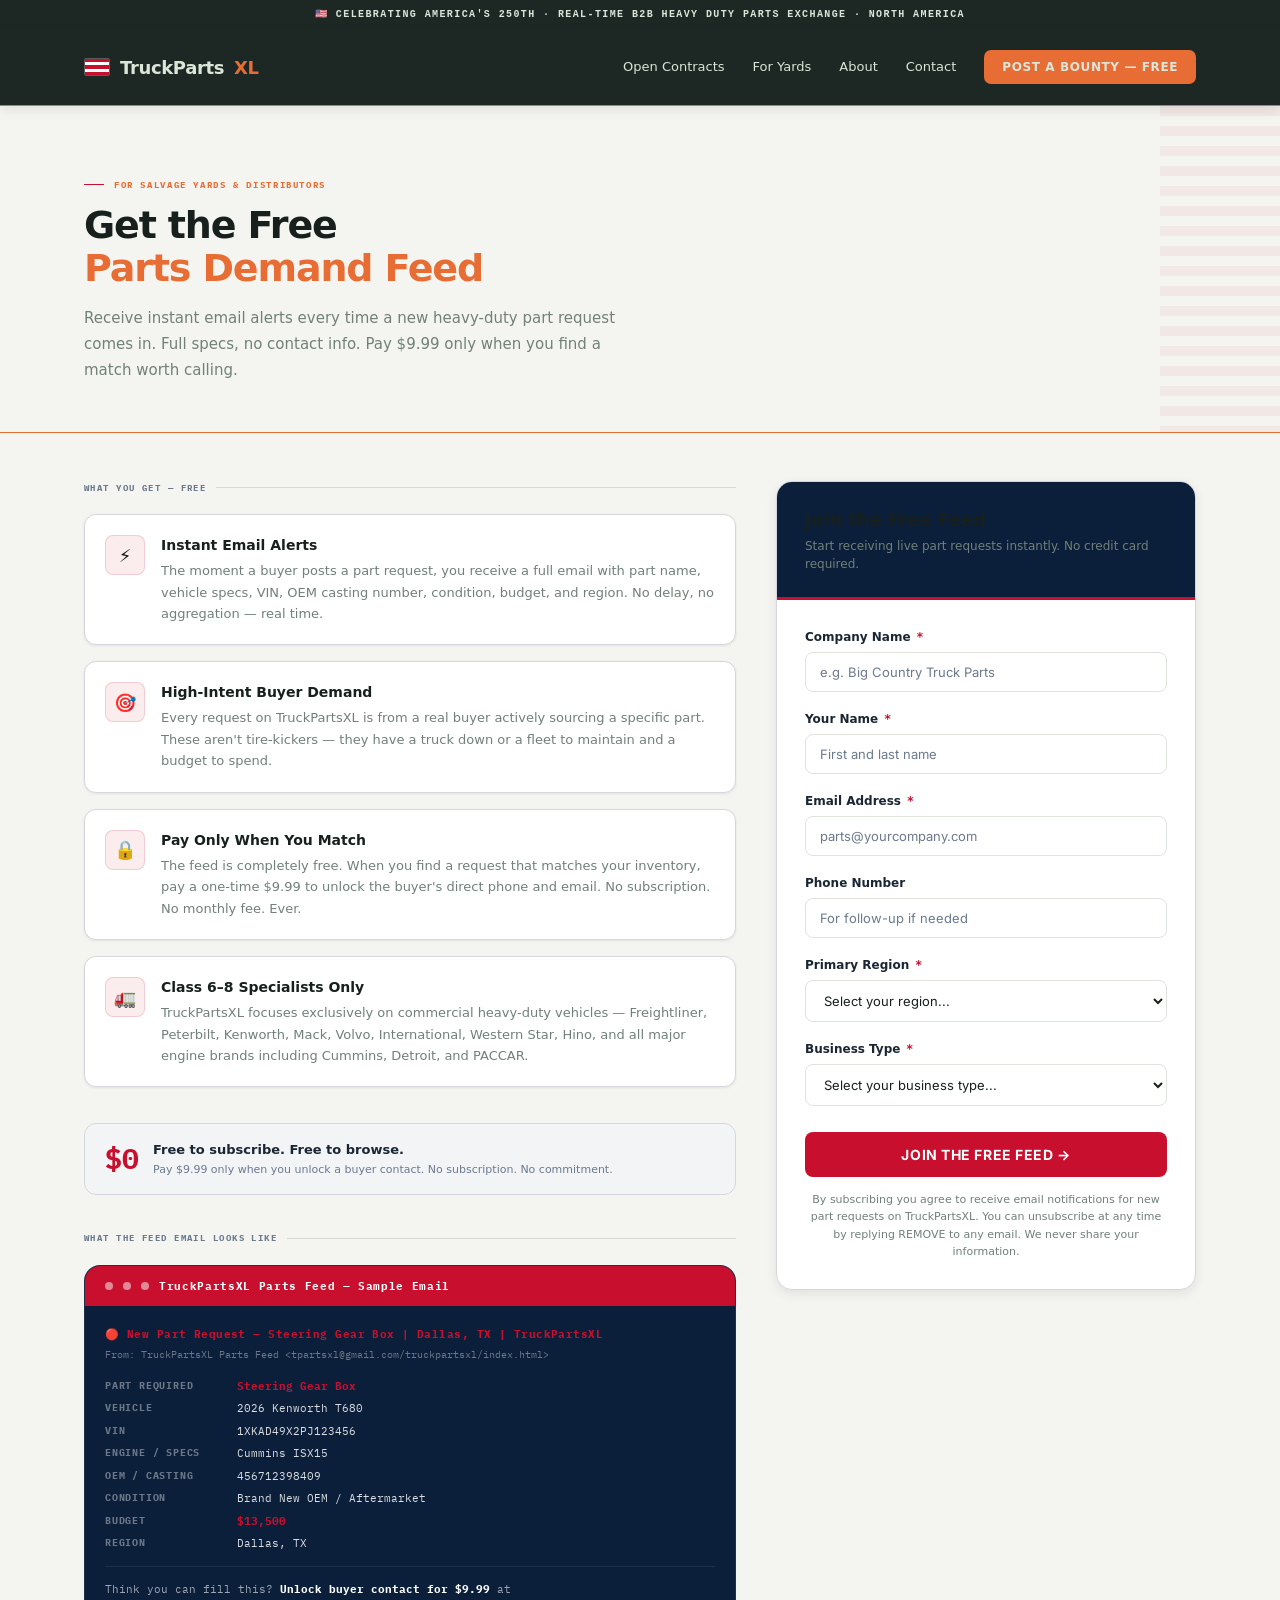
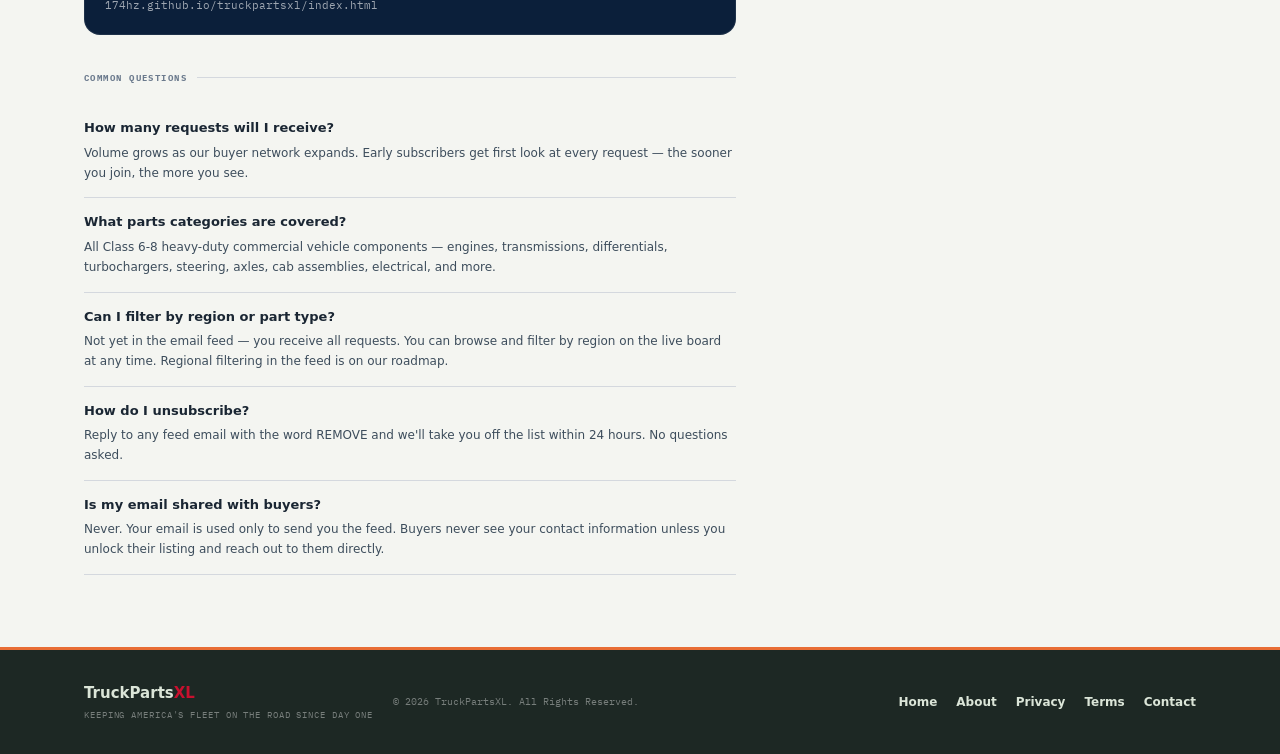
<file: subscribe.html>
<!DOCTYPE html>
<html lang="en">
<head>
    <meta charset="UTF-8">
    <meta name="viewport" content="width=device-width, initial-scale=1.0">
    <title>Subscribe to the Free Parts Feed | TruckPartsXL</title>
    <link rel="preconnect" href="https://fonts.googleapis.com">
    <link rel="preconnect" href="https://fonts.gstatic.com" crossorigin>
    <link href="https://fonts.googleapis.com/css2?family=IBM+Plex+Mono:wght@400;600;700&family=Inter:wght@400;500;600;700;800;900&display=swap" rel="stylesheet">
    <style>
        :root {
            --bg:       #F2F4F6;
            --bg-card:  #FFFFFF;
            --bg-dark:  #0B1F3A;
            --bg-dark2: #112444;
            --border:   #D4D8DE;
            --subtext:  #6B7A8D;
            --body:     #3D4D5C;
            --heading:  #1A2633;
            --white:    #FFFFFF;
            --red:      #C8102E;
            --red-dim:  #A50D25;
            --red-soft: rgba(200,16,46,0.08);
            --red-mid:  rgba(200,16,46,0.15);
            --blue:     #1B3F6E;
            --gold:     #B8860B;
            --gold-soft:rgba(184,134,11,0.10);
            --ff-body:  'Inter', system-ui, sans-serif;
            --ff-mono:  'IBM Plex Mono', monospace;
            --r-sm: 4px; --r-md: 8px; --r-lg: 12px; --r-xl: 16px;
            --shadow-sm: 0 1px 3px rgba(0,0,0,0.08);
            --shadow-md: 0 4px 12px rgba(0,0,0,0.08);
        }
        *, *::before, *::after { box-sizing: border-box; margin: 0; padding: 0; }
        html { scroll-behavior: smooth; }
        body { background: var(--bg); color: var(--body); font-family: var(--ff-body); font-size: 14px; line-height: 1.6; -webkit-font-smoothing: antialiased; }
        .container { max-width: 1280px; margin: 0 auto; padding: 0 24px; }

        /* TOPBAR */
        .top-bar { background: var(--blue); color: #fff; font-family: var(--ff-mono); font-size: 10px; font-weight: 600; letter-spacing: 0.14em; text-align: center; padding: 7px 16px; text-transform: uppercase; }

        /* NAV */
        nav { background: var(--bg-dark); border-bottom: 3px solid var(--red); position: sticky; top: 0; z-index: 100; box-shadow: var(--shadow-md); }
        .nav-container { display: flex; align-items: center; justify-content: space-between; height: 64px; }
        .nav-logo { font-family: var(--ff-mono); font-size: 18px; font-weight: 700; color: var(--white); letter-spacing: -0.02em; text-decoration: none; display: flex; align-items: center; gap: 10px; }
        .nav-logo-flag { display: flex; flex-direction: column; width: 26px; height: 18px; border-radius: 2px; overflow: hidden; border: 1px solid rgba(255,255,255,0.25); }
        .flag-stripe { flex: 1; }
        .flag-stripe.r { background: var(--red); }
        .flag-stripe.w { background: #fff; }
        .nav-logo span { color: var(--red); }
        .nav-links { display: flex; align-items: center; gap: 28px; }
        .nav-links a { color: rgba(255,255,255,0.75); text-decoration: none; font-size: 13px; font-weight: 500; transition: color 0.15s; }
        .nav-links a:hover { color: #fff; }
        .nav-cta { background: var(--red); color: #fff !important; padding: 8px 18px; border-radius: var(--r-sm); font-weight: 700 !important; font-size: 12px !important; letter-spacing: 0.05em; text-transform: uppercase; }
        .nav-cta:hover { background: var(--red-dim) !important; }

        /* PAGE HEADER */
        .page-header { background: var(--bg-dark); border-bottom: 1px solid rgba(255,255,255,0.08); padding: 56px 0 44px; position: relative; overflow: hidden; }
        .page-header::after { content: ''; position: absolute; right: 0; top: 0; bottom: 0; width: 120px; background: repeating-linear-gradient(180deg, var(--red) 0px, var(--red) 10px, transparent 10px, transparent 20px); opacity: 0.06; pointer-events: none; }
        .page-eyebrow { font-family: var(--ff-mono); font-size: 9px; font-weight: 700; color: var(--red); letter-spacing: 0.18em; text-transform: uppercase; margin-bottom: 12px; display: flex; align-items: center; gap: 10px; }
        .page-eyebrow::before { content: ''; display: block; width: 20px; height: 1px; background: var(--red); }
        .page-header h1 { font-size: clamp(24px, 3vw, 38px); font-weight: 900; color: var(--white); line-height: 1.15; letter-spacing: -0.03em; margin-bottom: 14px; }
        .page-header h1 span { color: var(--red); }
        .page-header p { font-size: 15px; color: rgba(255,255,255,0.65); max-width: 560px; line-height: 1.75; }

        /* MAIN CONTENT */
        .main-wrap { padding: 48px 0 72px; }
        .main-grid { display: grid; grid-template-columns: 1fr 420px; gap: 40px; align-items: start; }

        /* LEFT — benefits */
        .benefits-col {}

        .benefit-section-label { font-family: var(--ff-mono); font-size: 9px; font-weight: 700; color: var(--subtext); letter-spacing: 0.16em; text-transform: uppercase; margin-bottom: 20px; display: flex; align-items: center; gap: 10px; }
        .benefit-section-label::after { content: ''; flex: 1; height: 1px; background: var(--border); }

        .benefit-list { display: flex; flex-direction: column; gap: 16px; margin-bottom: 36px; }
        .benefit-item { display: flex; gap: 16px; align-items: flex-start; background: var(--bg-card); border: 1px solid var(--border); border-radius: var(--r-lg); padding: 20px; box-shadow: var(--shadow-sm); }
        .benefit-icon { width: 40px; height: 40px; background: var(--red-soft); border: 1px solid var(--red-mid); border-radius: var(--r-md); display: flex; align-items: center; justify-content: center; font-size: 18px; flex-shrink: 0; }
        .benefit-text h3 { font-size: 14px; font-weight: 700; color: var(--heading); margin-bottom: 4px; }
        .benefit-text p { font-size: 13px; color: var(--body); line-height: 1.65; }

        /* Sample digest */
        .sample-digest { background: var(--bg-dark); border-radius: var(--r-xl); overflow: hidden; border: 1px solid rgba(255,255,255,0.08); }
        .digest-header { background: var(--red); padding: 12px 20px; display: flex; align-items: center; gap: 10px; }
        .digest-header-dot { width: 8px; height: 8px; background: rgba(255,255,255,0.5); border-radius: 50%; }
        .digest-header-text { font-family: var(--ff-mono); font-size: 11px; font-weight: 700; color: white; letter-spacing: 0.06em; }
        .digest-body { padding: 20px; }
        .digest-subject { font-family: var(--ff-mono); font-size: 11px; font-weight: 700; color: var(--red); margin-bottom: 4px; letter-spacing: 0.04em; }
        .digest-from { font-family: var(--ff-mono); font-size: 10px; color: rgba(255,255,255,0.4); margin-bottom: 16px; }
        .digest-line { display: flex; gap: 12px; margin-bottom: 6px; }
        .digest-key { font-family: var(--ff-mono); font-size: 10px; font-weight: 700; color: rgba(255,255,255,0.4); letter-spacing: 0.08em; min-width: 120px; text-transform: uppercase; }
        .digest-val { font-family: var(--ff-mono); font-size: 11px; color: rgba(255,255,255,0.85); }
        .digest-val.highlight { color: var(--red); font-weight: 700; }
        .digest-divider { border: none; border-top: 1px solid rgba(255,255,255,0.08); margin: 14px 0; }
        .digest-cta { font-family: var(--ff-mono); font-size: 11px; color: rgba(255,255,255,0.6); }
        .digest-cta strong { color: white; }

        /* RIGHT — sign up form */
        .signup-col { position: sticky; top: 88px; }

        .signup-card { background: var(--bg-card); border: 1px solid var(--border); border-radius: var(--r-xl); overflow: hidden; box-shadow: var(--shadow-md); }
        .signup-card-header { background: var(--bg-dark); padding: 24px 28px; border-bottom: 3px solid var(--red); }
        .signup-card-header h2 { font-size: 18px; font-weight: 800; color: var(--white); margin-bottom: 4px; letter-spacing: -0.01em; }
        .signup-card-header p { font-size: 12px; color: rgba(255,255,255,0.55); }
        .signup-card-body { padding: 28px; }

        .form-group { margin-bottom: 18px; }
        .form-label { display: block; font-size: 12px; font-weight: 700; color: var(--heading); margin-bottom: 6px; }
        .form-label .req { color: var(--red); margin-left: 2px; }
        .form-input { width: 100%; background: var(--bg); border: 1px solid var(--border); border-radius: var(--r-md); padding: 11px 14px; color: var(--heading); font-family: var(--ff-body); font-size: 13px; outline: none; transition: border-color 0.15s, box-shadow 0.15s; }
        .form-input:focus { border-color: var(--red); box-shadow: 0 0 0 3px var(--red-soft); background: var(--white); }
        .form-input::placeholder { color: var(--subtext); }
        select.form-input { cursor: pointer; }

        .form-submit { width: 100%; background: var(--red); color: #fff; border: none; border-radius: var(--r-md); padding: 14px; font-family: var(--ff-body); font-size: 14px; font-weight: 700; letter-spacing: 0.04em; text-transform: uppercase; cursor: pointer; transition: background 0.15s, transform 0.1s; margin-top: 8px; }
        .form-submit:hover { background: var(--red-dim); transform: translateY(-1px); }
        .form-submit:active { transform: translateY(0); }

        .form-disclaimer { font-size: 11px; color: var(--subtext); text-align: center; margin-top: 14px; line-height: 1.6; }

        /* Success state */
        .success-state { display: none; text-align: center; padding: 40px 28px; }
        .success-icon { font-size: 48px; margin-bottom: 16px; }
        .success-title { font-size: 20px; font-weight: 800; color: var(--heading); margin-bottom: 8px; }
        .success-text { font-size: 13px; color: var(--body); line-height: 1.7; }

        /* Pricing box */
        .pricing-box { background: var(--bg); border: 1px solid var(--border); border-radius: var(--r-lg); padding: 16px 20px; margin-top: 20px; display: flex; align-items: center; gap: 14px; }
        .pricing-free { font-family: var(--ff-mono); font-size: 28px; font-weight: 700; color: var(--red); line-height: 1; }
        .pricing-detail { }
        .pricing-title { font-size: 13px; font-weight: 700; color: var(--heading); margin-bottom: 2px; }
        .pricing-sub { font-size: 11px; color: var(--subtext); }

        /* FAQ */
        .faq-section { margin-top: 36px; }
        .faq-item { border-bottom: 1px solid var(--border); padding: 14px 0; }
        .faq-q { font-size: 13px; font-weight: 700; color: var(--heading); margin-bottom: 6px; }
        .faq-a { font-size: 12px; color: var(--body); line-height: 1.65; }

        /* FOOTER */
        footer { background: var(--bg-dark); border-top: 3px solid var(--red); padding: 32px 0; }
        .footer-inner { display: flex; align-items: center; justify-content: space-between; gap: 20px; flex-wrap: wrap; }
        .footer-logo { font-family: var(--ff-mono); font-size: 15px; font-weight: 700; color: var(--white); }
        .footer-logo span { color: var(--red); }
        .footer-tagline { font-family: var(--ff-mono); font-size: 9px; color: rgba(255,255,255,0.4); letter-spacing: 0.1em; text-transform: uppercase; margin-top: 4px; }
        .footer-copy { font-family: var(--ff-mono); font-size: 10px; color: rgba(255,255,255,0.4); }
        .footer-links { display: flex; gap: 20px; }
        .footer-links a { font-family: var(--ff-mono); font-size: 10px; color: rgba(255,255,255,0.5); text-decoration: none; transition: color 0.15s; }
        .footer-links a:hover { color: rgba(255,255,255,0.85); }

        @media (max-width: 900px) {
            .main-grid { grid-template-columns: 1fr; }
            .signup-col { position: static; }
        }
        @media (max-width: 600px) {
            .container { padding: 0 14px; }
            .nav-links a:not(.nav-cta) { display: none; }
            .page-header { padding: 36px 0 28px; }
            .footer-inner { flex-direction: column; text-align: center; }
            .footer-links { justify-content: center; }
        }
    </style>
  <link rel="stylesheet" href="theme.css">
</head>
<body>

<div class="top-bar">🇺🇸 Celebrating America's 250th · Real-Time B2B Heavy Duty Parts Exchange · North America</div>

<nav>
    <div class="container nav-container">
        <a href="index.html" class="nav-logo">
            <div class="nav-logo-flag">
                <div class="flag-stripe r"></div><div class="flag-stripe w"></div>
                <div class="flag-stripe r"></div><div class="flag-stripe w"></div>
                <div class="flag-stripe r"></div>
            </div>
            TruckParts<span>XL</span>
        </a>
        <div class="nav-links">
            <a href="index.html#board">Open Contracts</a>
            <a href="subscribe.html">For Yards</a>
            <a href="about.html">About</a>
            <a href="contact.html">Contact</a>
            <a href="https://docs.google.com/forms/d/e/1FAIpQLSeNRTIIvsAK8g0JuSyBG29JadUIww9bW3vgI0BS4ZJx7n71MA/viewform?usp=header"
               target="_blank" class="nav-cta">Post a Bounty — Free</a>
        </div>
    </div>
</nav>

<header class="page-header">
    <div class="container">
        <div class="page-eyebrow">For Salvage Yards & Distributors</div>
        <h1>Get the Free<br><span>Parts Demand Feed</span></h1>
        <p>Receive instant email alerts every time a new heavy-duty part request comes in. Full specs, no contact info. Pay $9.99 only when you find a match worth calling.</p>
    </div>
</header>

<main class="main-wrap">
    <div class="container">
        <div class="main-grid">

            <!-- LEFT: Benefits + sample -->
            <div class="benefits-col">

                <div class="benefit-section-label">What you get — free</div>

                <div class="benefit-list">
                    <div class="benefit-item">
                        <div class="benefit-icon">⚡</div>
                        <div class="benefit-text">
                            <h3>Instant Email Alerts</h3>
                            <p>The moment a buyer posts a part request, you receive a full email with part name, vehicle specs, VIN, OEM casting number, condition, budget, and region. No delay, no aggregation — real time.</p>
                        </div>
                    </div>
                    <div class="benefit-item">
                        <div class="benefit-icon">🎯</div>
                        <div class="benefit-text">
                            <h3>High-Intent Buyer Demand</h3>
                            <p>Every request on TruckPartsXL is from a real buyer actively sourcing a specific part. These aren't tire-kickers — they have a truck down or a fleet to maintain and a budget to spend.</p>
                        </div>
                    </div>
                    <div class="benefit-item">
                        <div class="benefit-icon">🔒</div>
                        <div class="benefit-text">
                            <h3>Pay Only When You Match</h3>
                            <p>The feed is completely free. When you find a request that matches your inventory, pay a one-time $9.99 to unlock the buyer's direct phone and email. No subscription. No monthly fee. Ever.</p>
                        </div>
                    </div>
                    <div class="benefit-item">
                        <div class="benefit-icon">🚛</div>
                        <div class="benefit-text">
                            <h3>Class 6–8 Specialists Only</h3>
                            <p>TruckPartsXL focuses exclusively on commercial heavy-duty vehicles — Freightliner, Peterbilt, Kenworth, Mack, Volvo, International, Western Star, Hino, and all major engine brands including Cummins, Detroit, and PACCAR.</p>
                        </div>
                    </div>
                </div>

                <!-- Pricing -->
                <div class="pricing-box">
                    <div class="pricing-free">$0</div>
                    <div class="pricing-detail">
                        <div class="pricing-title">Free to subscribe. Free to browse.</div>
                        <div class="pricing-sub">Pay $9.99 only when you unlock a buyer contact. No subscription. No commitment.</div>
                    </div>
                </div>

                <!-- Sample digest email -->
                <div class="benefit-section-label" style="margin-top:36px;">What the feed email looks like</div>
                <div class="sample-digest">
                    <div class="digest-header">
                        <div class="digest-header-dot"></div>
                        <div class="digest-header-dot"></div>
                        <div class="digest-header-dot"></div>
                        <div class="digest-header-text">TruckPartsXL Parts Feed — Sample Email</div>
                    </div>
                    <div class="digest-body">
                        <div class="digest-subject">🔴 New Part Request — Steering Gear Box | Dallas, TX | TruckPartsXL</div>
                        <div class="digest-from">From: TruckPartsXL Parts Feed &lt;tpartsxl@gmail.com/truckpartsxl/index.html&gt;</div>
                        <div class="digest-line"><span class="digest-key">Part Required</span><span class="digest-val highlight">Steering Gear Box</span></div>
                        <div class="digest-line"><span class="digest-key">Vehicle</span><span class="digest-val">2026 Kenworth T680</span></div>
                        <div class="digest-line"><span class="digest-key">VIN</span><span class="digest-val">1XKAD49X2PJ123456</span></div>
                        <div class="digest-line"><span class="digest-key">Engine / Specs</span><span class="digest-val">Cummins ISX15</span></div>
                        <div class="digest-line"><span class="digest-key">OEM / Casting</span><span class="digest-val">456712398409</span></div>
                        <div class="digest-line"><span class="digest-key">Condition</span><span class="digest-val">Brand New OEM / Aftermarket</span></div>
                        <div class="digest-line"><span class="digest-key">Budget</span><span class="digest-val highlight">$13,500</span></div>
                        <div class="digest-line"><span class="digest-key">Region</span><span class="digest-val">Dallas, TX</span></div>
                        <hr class="digest-divider">
                        <div class="digest-cta">Think you can fill this? <strong>Unlock buyer contact for $9.99</strong> at 174hz.github.io/truckpartsxl/index.html</div>
                    </div>
                </div>

                <!-- FAQ -->
                <div class="faq-section">
                    <div class="benefit-section-label" style="margin-top:36px;">Common questions</div>
                    <div class="faq-item">
                        <div class="faq-q">How many requests will I receive?</div>
                        <div class="faq-a">Volume grows as our buyer network expands. Early subscribers get first look at every request — the sooner you join, the more you see.</div>
                    </div>
                    <div class="faq-item">
                        <div class="faq-q">What parts categories are covered?</div>
                        <div class="faq-a">All Class 6-8 heavy-duty commercial vehicle components — engines, transmissions, differentials, turbochargers, steering, axles, cab assemblies, electrical, and more.</div>
                    </div>
                    <div class="faq-item">
                        <div class="faq-q">Can I filter by region or part type?</div>
                        <div class="faq-a">Not yet in the email feed — you receive all requests. You can browse and filter by region on the live board at any time. Regional filtering in the feed is on our roadmap.</div>
                    </div>
                    <div class="faq-item">
                        <div class="faq-q">How do I unsubscribe?</div>
                        <div class="faq-a">Reply to any feed email with the word REMOVE and we'll take you off the list within 24 hours. No questions asked.</div>
                    </div>
                    <div class="faq-item">
                        <div class="faq-q">Is my email shared with buyers?</div>
                        <div class="faq-a">Never. Your email is used only to send you the feed. Buyers never see your contact information unless you unlock their listing and reach out to them directly.</div>
                    </div>
                </div>

            </div>

            <!-- RIGHT: Sign-up form -->
            <div class="signup-col">
                <div class="signup-card">
                    <div class="signup-card-header">
                        <h2>Join the Free Feed</h2>
                        <p>Start receiving live part requests instantly. No credit card required.</p>
                    </div>
                    <div class="signup-card-body" id="formWrap">
                        <form id="subscribeForm" onsubmit="handleSubmit(event)">

                            <div class="form-group">
                                <label class="form-label" for="companyName">Company Name <span class="req">*</span></label>
                                <input type="text" id="companyName" class="form-input" placeholder="e.g. Big Country Truck Parts" required>
                            </div>

                            <div class="form-group">
                                <label class="form-label" for="contactName">Your Name <span class="req">*</span></label>
                                <input type="text" id="contactName" class="form-input" placeholder="First and last name" required>
                            </div>

                            <div class="form-group">
                                <label class="form-label" for="email">Email Address <span class="req">*</span></label>
                                <input type="email" id="email" class="form-input" placeholder="parts@yourcompany.com" required>
                            </div>

                            <div class="form-group">
                                <label class="form-label" for="phone">Phone Number</label>
                                <input type="tel" id="phone" class="form-input" placeholder="For follow-up if needed">
                            </div>

                            <div class="form-group">
                                <label class="form-label" for="region">Primary Region <span class="req">*</span></label>
                                <select id="region" class="form-input" required>
                                    <option value="">Select your region...</option>
                                    <optgroup label="Canada">
                                        <option>Ontario</option>
                                        <option>Quebec</option>
                                        <option>British Columbia</option>
                                        <option>Alberta</option>
                                        <option>Manitoba</option>
                                        <option>Saskatchewan</option>
                                        <option>Atlantic Canada</option>
                                        <option>All of Canada</option>
                                    </optgroup>
                                    <optgroup label="United States">
                                        <option>US Northeast</option>
                                        <option>US Southeast</option>
                                        <option>US Midwest</option>
                                        <option>US South / Texas</option>
                                        <option>US West</option>
                                        <option>US Northwest</option>
                                        <option>All of United States</option>
                                    </optgroup>
                                    <option>Canada & US (All Regions)</option>
                                </select>
                            </div>

                            <div class="form-group">
                                <label class="form-label" for="bizType">Business Type <span class="req">*</span></label>
                                <select id="bizType" class="form-input" required>
                                    <option value="">Select your business type...</option>
                                    <option>Salvage Yard / Auto Wrecker</option>
                                    <option>Heavy Duty Parts Distributor</option>
                                    <option>Truck Parts Retailer</option>
                                    <option>Remanufacturer</option>
                                    <option>Fleet Parts Manager</option>
                                    <option>Independent Parts Broker</option>
                                    <option>Other</option>
                                </select>
                            </div>

                            <button type="submit" class="form-submit" id="submitBtn">
                                Join the Free Feed →
                            </button>

                            <p class="form-disclaimer">
                                By subscribing you agree to receive email notifications for new part requests on TruckPartsXL. You can unsubscribe at any time by replying REMOVE to any email. We never share your information.
                            </p>
                        </form>
                    </div>

                    <!-- Success state (hidden until form submitted) -->
                    <div class="success-state" id="successState">
                        <div class="success-icon">✅</div>
                        <div class="success-title">You're on the feed!</div>
                        <div class="success-text">
                            Welcome to TruckPartsXL. You'll receive an email notification the next time a new part request comes in.<br><br>
                            In the meantime, browse all current open contracts on the live board.
                        </div>
                        <br>
                        <a href="index.html#board" style="display:inline-block;margin-top:8px;background:var(--red);color:#fff;padding:12px 24px;border-radius:var(--r-md);font-weight:700;font-size:13px;text-decoration:none;text-transform:uppercase;letter-spacing:0.04em;">Browse Open Contracts →</a>
                    </div>
                </div>
            </div>

        </div>
    </div>
</main>

<footer>
    <div class="container">
        <div class="footer-inner">
            <div>
                <div class="footer-logo">TruckParts<span>XL</span></div>
                <div class="footer-tagline">Keeping America's Fleet on the Road Since Day One</div>
            </div>
            <div class="footer-copy">© 2026 TruckPartsXL. All Rights Reserved.</div>
            <div class="footer-links">
                <a href="index.html">Home</a>
                <a href="about.html">About</a>
                <a href="privacy.html">Privacy</a>
                <a href="terms.html">Terms</a>
                <a href="contact.html">Contact</a>
            </div>
        </div>
    </div>
</footer>

<script>
    // TruckPartsXL Subscriber Webhook URL
    var WEBHOOK_URL = 'https://script.google.com/macros/s/AKfycbzDMaBwOKPNgkrmRe95v85vvgdgUaNLhMKJa8IFVzB6Cw-lpkEF6huCn1LH7llMjZgHQg/exec';

    function handleSubmit(e) {
        e.preventDefault();

        var btn = document.getElementById('submitBtn');
        btn.textContent = 'Submitting...';
        btn.disabled = true;

        var companyName = document.getElementById('companyName').value;
        var contactName = document.getElementById('contactName').value;
        var email       = document.getElementById('email').value;
        var phone       = document.getElementById('phone').value;
        var region      = document.getElementById('region').value;
        var bizType     = document.getElementById('bizType').value;

        // Build form data
        var formData = new FormData();
        formData.append('companyName', companyName);
        formData.append('contactName', contactName);
        formData.append('email',       email);
        formData.append('phone',       phone);
        formData.append('region',      region);
        formData.append('bizType',     bizType);

        // Submit to Apps Script webhook
        fetch(WEBHOOK_URL, {
            method: 'POST',
            body:   formData,
            mode:   'no-cors'
        })
        .then(function() {
            // Show success state
            document.getElementById('formWrap').style.display = 'none';
            document.getElementById('successState').style.display = 'block';
        })
        .catch(function(err) {
            console.error('Submission error:', err);
            // Show success anyway — no-cors means we cant read response
            // but submission likely went through
            document.getElementById('formWrap').style.display = 'none';
            document.getElementById('successState').style.display = 'block';
        });
    }
</script>

</body>
</html>
</file>
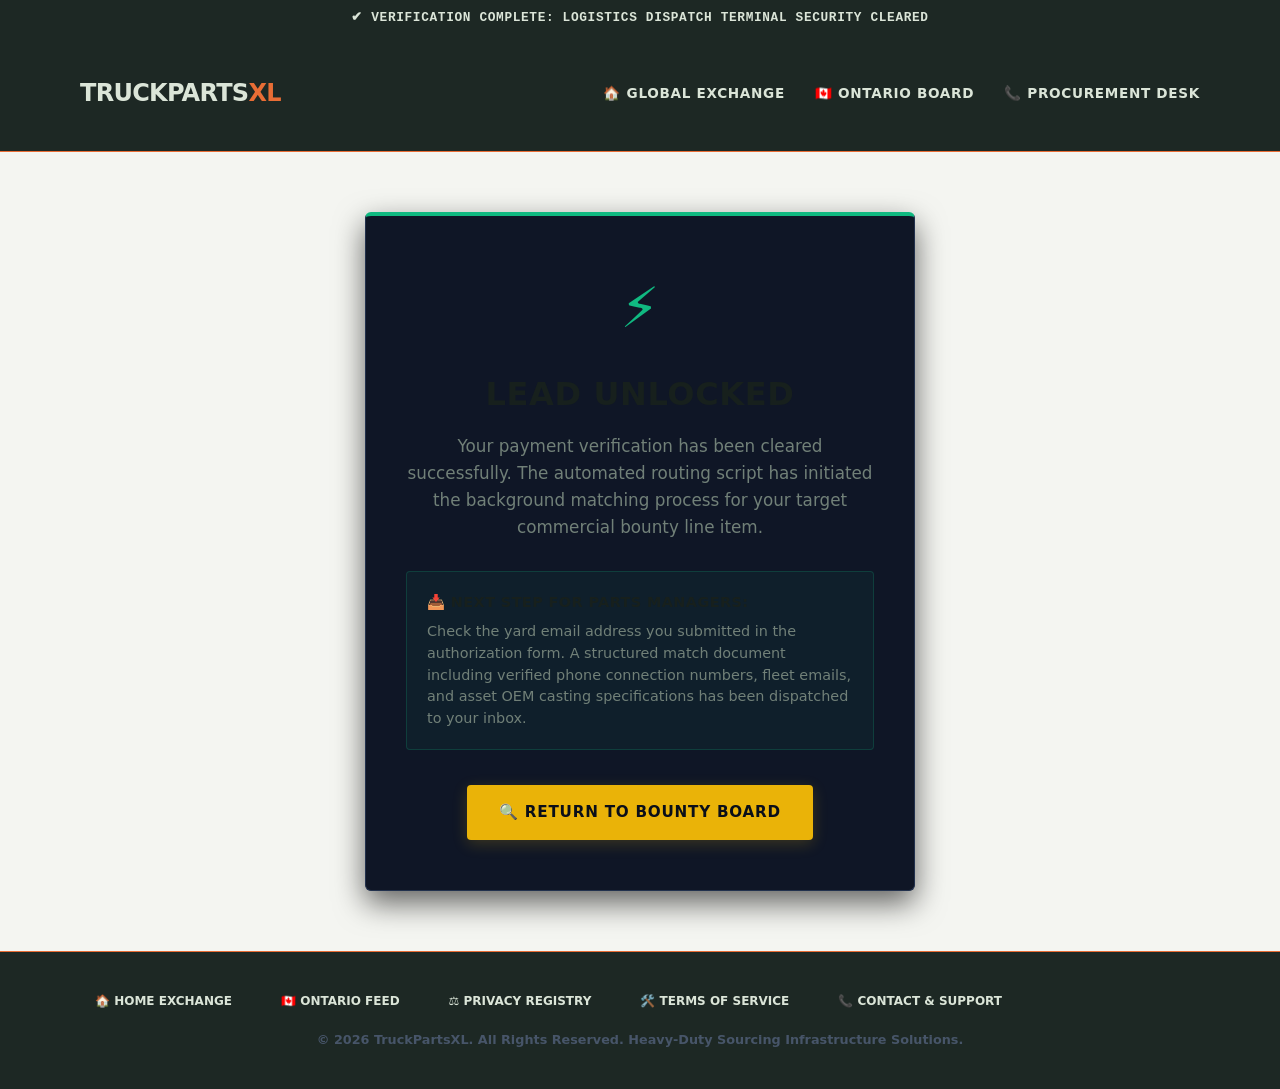
<file: success.html>
<!DOCTYPE html>
<html lang="en">
<head>
    <meta charset="UTF-8">
    <meta name="viewport" content="width=device-width, initial-scale=1.0">
    <title>Transaction Verified | TruckPartsXL</title>
    <style>
        :root {
            --bg-main: #070a12;
            --bg-card: #0f1626;
            --bg-nav: #131c30;
            --border-color: #22314d;
            --text-main: #f1f5f9;
            --text-muted: #94a3b8;
            --accent-yellow: #eab308;
            --accent-green: #10b981;
        }

        body { 
            font-family: -apple-system, BlinkMacSystemFont, "Segoe UI", Roboto, sans-serif; 
            background: var(--bg-main);
            color: var(--text-main); 
            margin: 0; 
            padding: 0; 
            display: flex;
            flex-direction: column;
            min-height: 100vh;
        }
        
        .top-bar {
            background: var(--accent-green);
            color: #0b0f19;
            text-align: center;
            padding: 8px;
            font-size: 0.8rem;
            font-weight: 800;
            text-transform: uppercase;
            letter-spacing: 0.05em;
        }

        .container { max-width: 1200px; margin: 0 auto; padding: 0 20px; width: 100%; box-sizing: border-box; }
        
        nav { 
            background: var(--bg-nav); 
            padding: 20px; 
            border-bottom: 2px solid var(--border-color); 
        }
        .nav-container {
            display: flex; 
            justify-content: space-between; 
            align-items: center;
        }
        .nav-logo { font-size: 1.5rem; font-weight: 900; letter-spacing: -0.03em; text-transform: uppercase; color: #ffffff;}
        .nav-logo span { color: var(--accent-yellow); }
        .nav-links { display: flex; gap: 30px; }
        nav a { color: var(--text-main); text-decoration: none; font-weight: 700; font-size: 0.85rem; text-transform: uppercase; letter-spacing: 0.05em; transition: color 0.2s; }
        nav a:hover { color: var(--accent-yellow); }

        .main-content {
            flex: 1;
            display: flex;
            align-items: center;
            justify-content: center;
            padding: 60px 20px;
        }

        .success-card {
            background: var(--bg-card);
            border: 1px solid var(--border-color);
            border-top: 4px solid var(--accent-green);
            border-radius: 6px;
            padding: 50px 40px;
            max-width: 550px;
            width: 100%;
            text-align: center;
            box-shadow: 0 12px 30px rgba(0,0,0,0.6);
        }

        .success-icon {
            font-size: 3.5rem;
            color: var(--accent-green);
            margin-bottom: 20px;
        }

        .success-card h1 {
            margin: 0 0 15px 0;
            font-size: 2rem;
            font-weight: 800;
            text-transform: uppercase;
            letter-spacing: 0.02em;
            color: #ffffff;
        }

        .success-card p {
            color: #cbd5e1;
            font-size: 1.05rem;
            line-height: 1.6;
            margin: 0 0 30px 0;
        }

        .instruction-box {
            background: rgba(16, 185, 129, 0.06);
            border: 1px solid rgba(16, 185, 129, 0.2);
            border-radius: 4px;
            padding: 20px;
            text-align: left;
            margin-bottom: 35px;
        }

        .instruction-box h3 {
            margin: 0 0 8px 0;
            font-size: 0.9rem;
            text-transform: uppercase;
            color: var(--accent-green);
            font-weight: 800;
            letter-spacing: 0.03em;
        }

        .instruction-box p {
            font-size: 0.9rem;
            margin: 0;
            color: var(--text-muted);
            line-height: 1.5;
        }

        .return-btn {
            display: inline-block;
            background: var(--accent-yellow);
            color: #0b0f19;
            padding: 16px 32px;
            border-radius: 4px;
            font-weight: 800;
            font-size: 0.95rem;
            text-transform: uppercase;
            text-decoration: none;
            letter-spacing: 0.05em;
            transition: background 0.2s ease;
            box-shadow: 0 4px 15px rgba(234, 179, 8, 0.2);
        }

        .return-btn:hover {
            background: #ca8a04;
        }

        footer { 
            padding: 40px 0; 
            border-top: 1px solid var(--border-color); 
            background: var(--bg-nav); 
            text-align: center; 
        }
        .footer-links { margin-bottom: 20px; }
        .footer-links a { color: var(--text-muted); text-decoration: none; font-weight: 600; margin: 0 15px; text-transform: uppercase; font-size: 0.8rem; }
        .footer-links a:hover { color: #ffffff; }
        footer p { color: #475569; font-size: 0.8rem; font-weight: 600; margin: 0; }

        /* Mobile Optimization Rules */
        @media (max-width: 768px) {
            nav { padding: 15px 0; }
            .nav-container { flex-direction: column; gap: 15px; text-align: center; }
            .nav-links { gap: 15px; font-size: 0.8rem; }
            .main-content { padding: 30px 15px; }
            .success-card { padding: 35px 20px; }
            .success-card h1 { font-size: 1.6rem; }
            .success-card p { font-size: 0.95rem; }
            .footer-links { display: flex; flex-direction: column; gap: 12px; align-items: center; }
            .footer-links a { margin: 0; }
        }
    </style>
  <link rel="stylesheet" href="theme.css">
</head>
<body>

    <div class="top-bar">✔ VERIFICATION COMPLETE: LOGISTICS DISPATCH TERMINAL SECURITY CLEARED</div>

    <nav>
        <div class="container nav-container">
            <div class="nav-logo">TruckParts<span>XL</span></div>
            <div class="nav-links">
                <a href="index.html">🏠 Global Exchange</a>
                <a href="ontario.html">🇨🇦 Ontario Board</a>
                <a href="contact.html">📞 Procurement Desk</a>
            </div>
        </div>
    </nav>

    <main class="main-content">
        <div class="success-card">
            <div class="success-icon">⚡</div>
            <h1>Lead Unlocked</h1>
            <p>Your payment verification has been cleared successfully. The automated routing script has initiated the background matching process for your target commercial bounty line item.</p>
            
            <div class="instruction-box">
                <h3>📥 Next Step for Parts Managers:</h3>
                <p>Check the yard email address you submitted in the authorization form. A structured match document including verified phone connection numbers, fleet emails, and asset OEM casting specifications has been dispatched to your inbox.</p>
            </div>

            <a href="index.html" class="return-btn">
                🔍 Return to Bounty Board
            </a>
        </div>
    </main>

    <footer>
        <div class="container">
            <div class="footer-links">
                <a href="index.html">🏠 Home Exchange</a>
                <a href="ontario.html">🇨🇦 Ontario Feed</a>
                <a href="privacy.html">⚖️ Privacy Registry</a>
                <a href="terms.html">🛠️ Terms of Service</a>
                <a href="contact.html">📞 Contact & Support</a>
            </div>
            <p>© 2026 TruckPartsXL. All Rights Reserved. Heavy-Duty Sourcing Infrastructure Solutions.</p>
        </div>
    </footer>

</body>
</html>
</file>
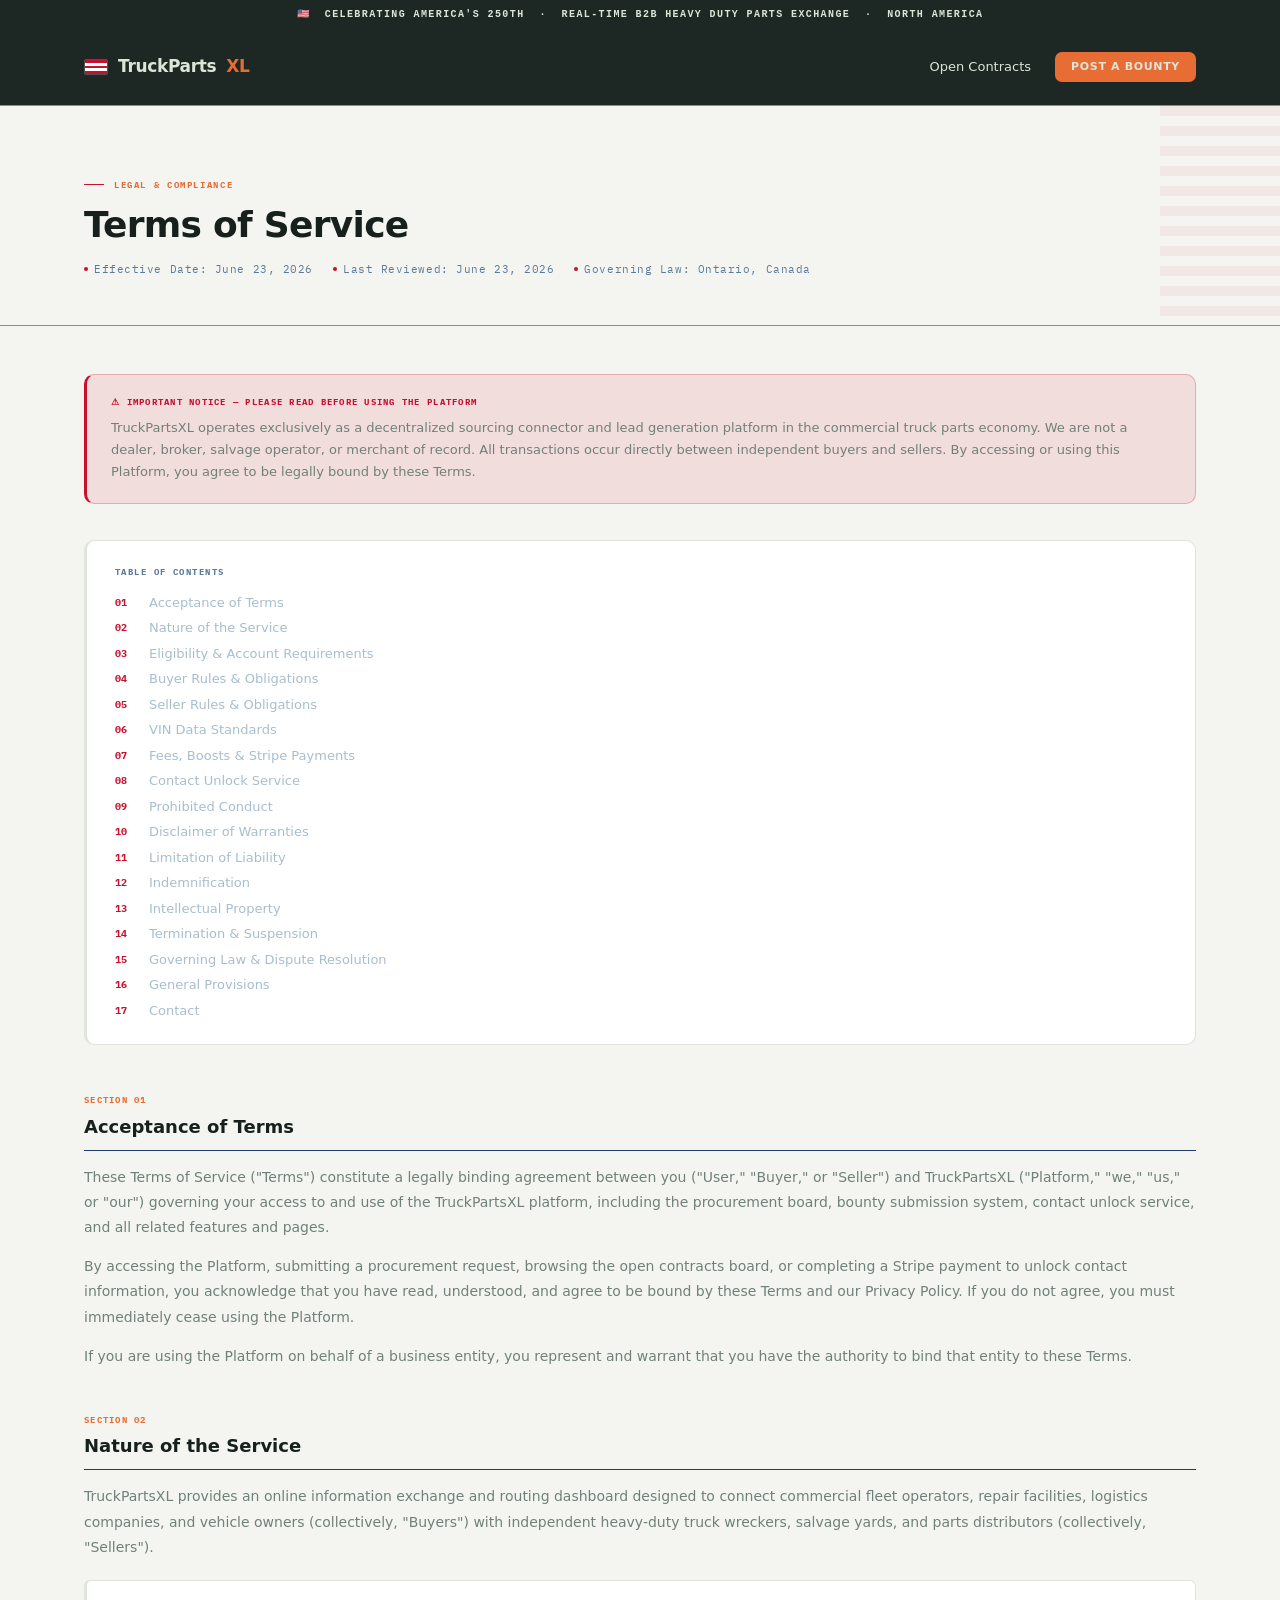
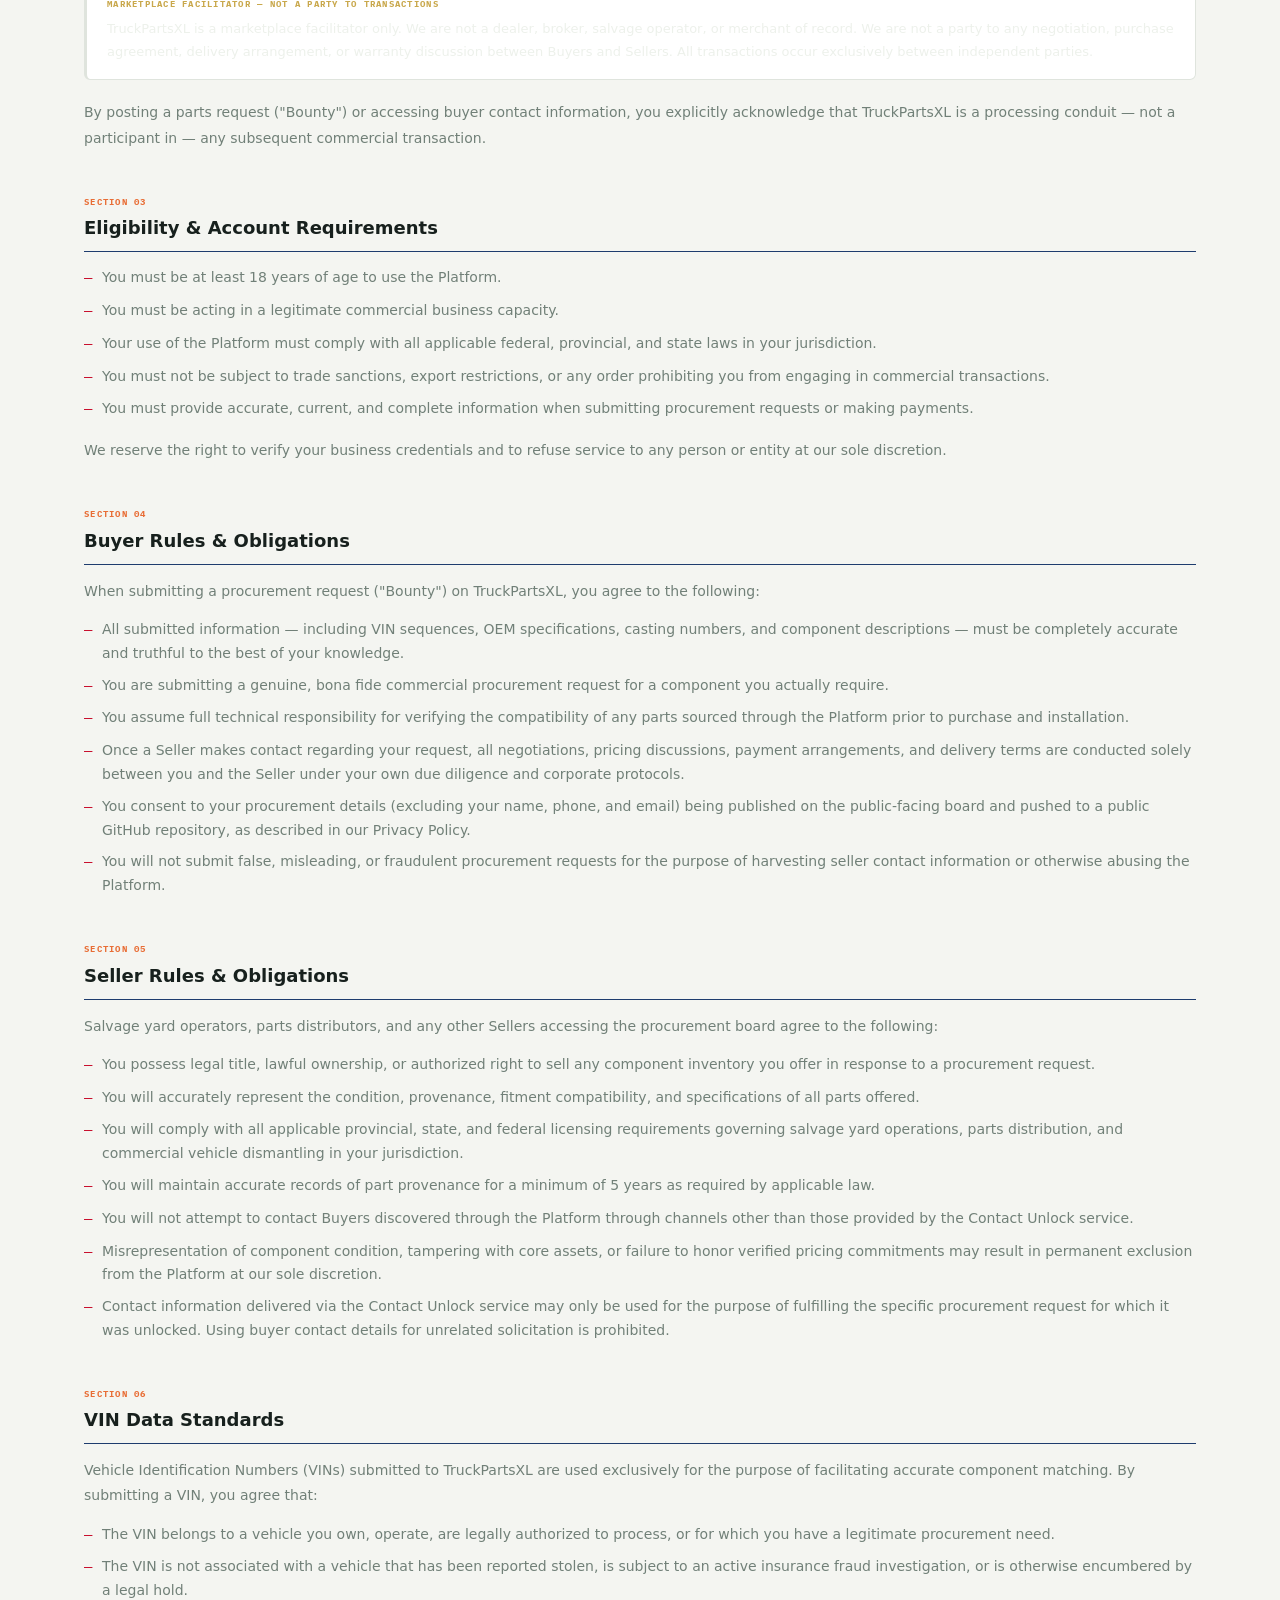
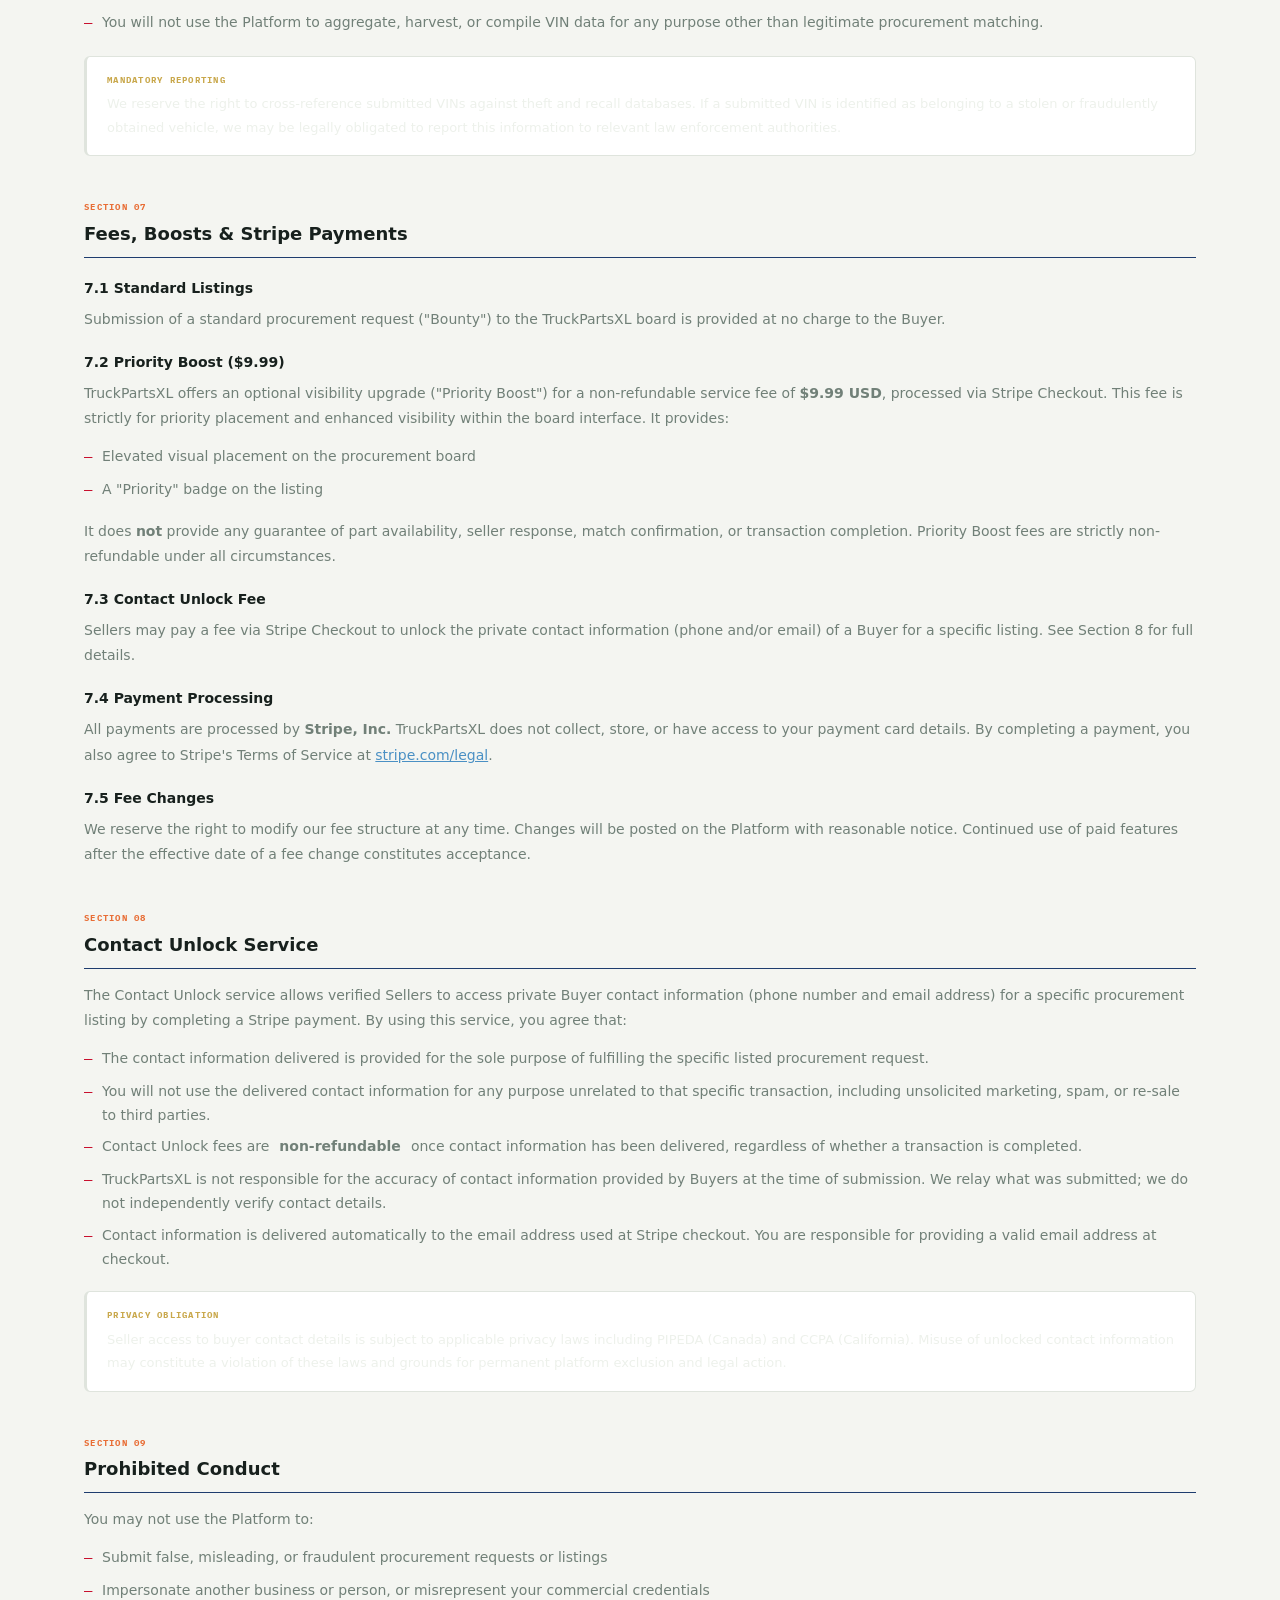
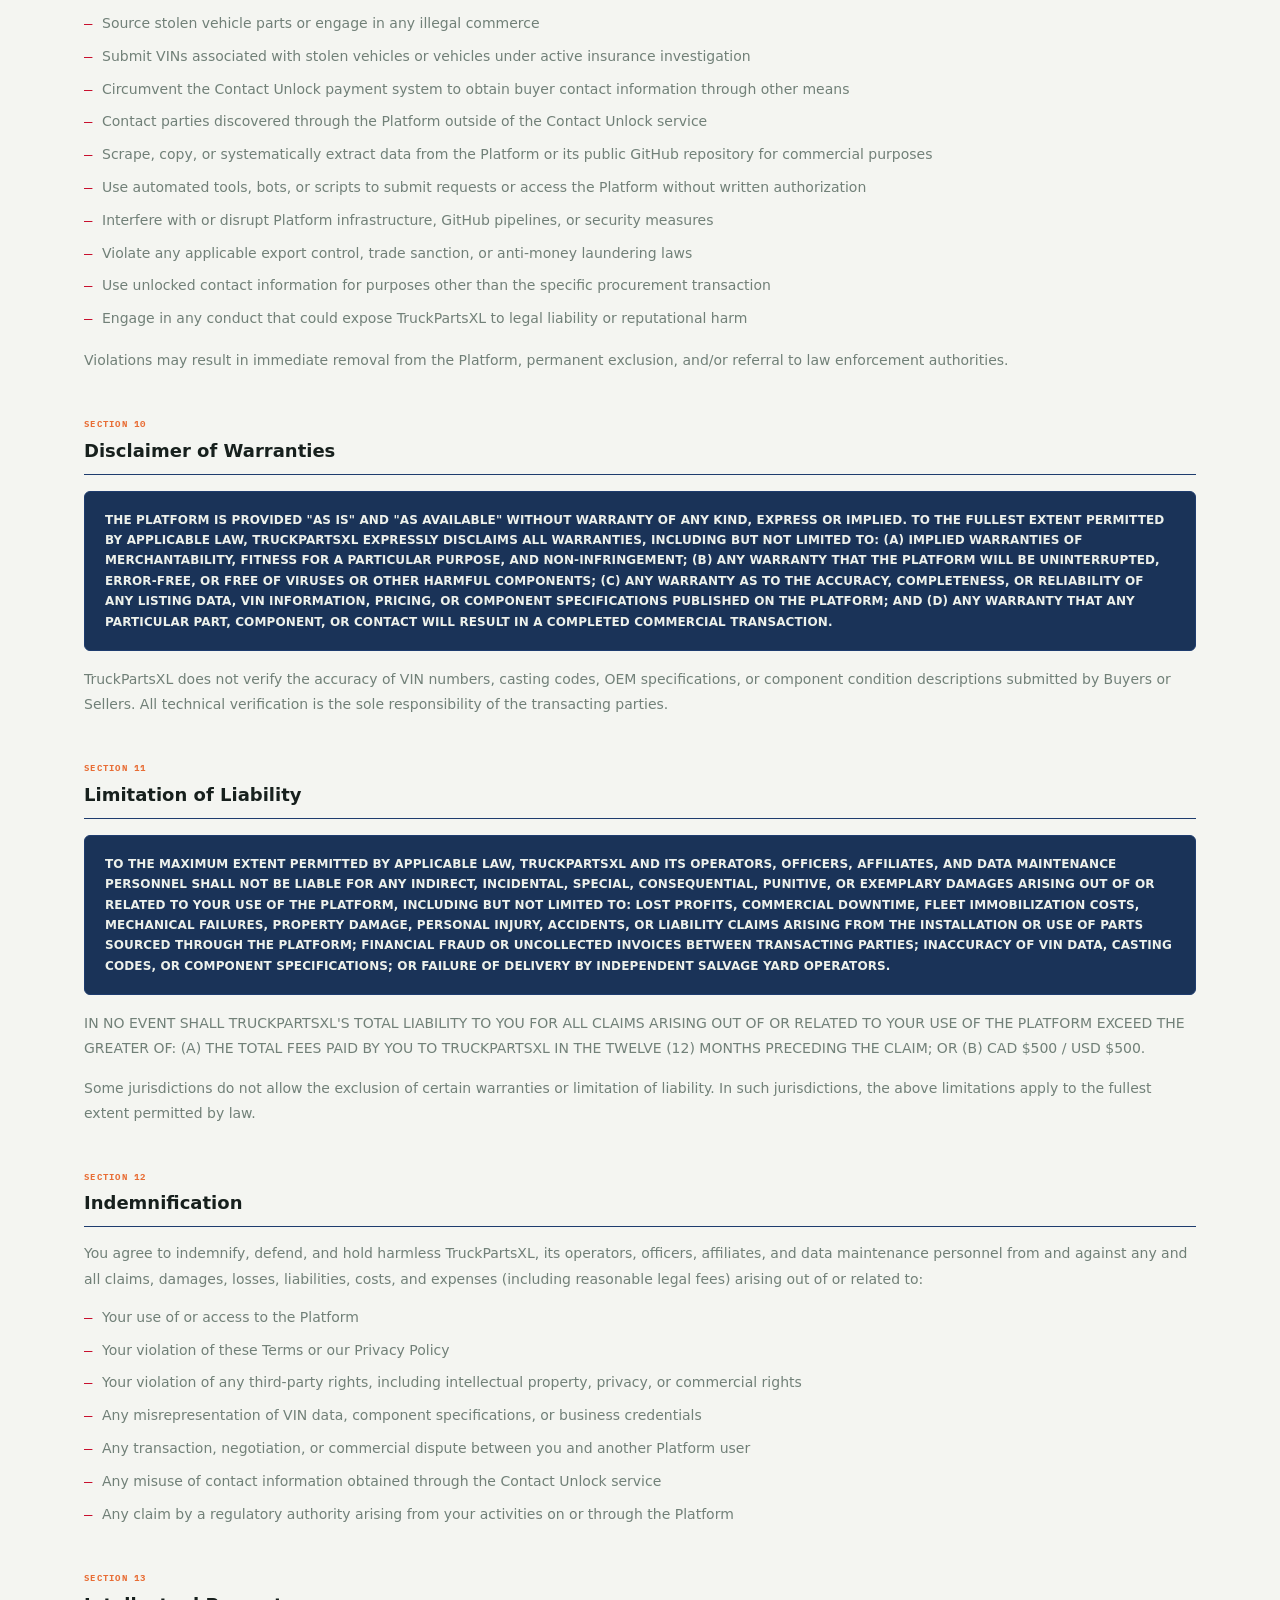
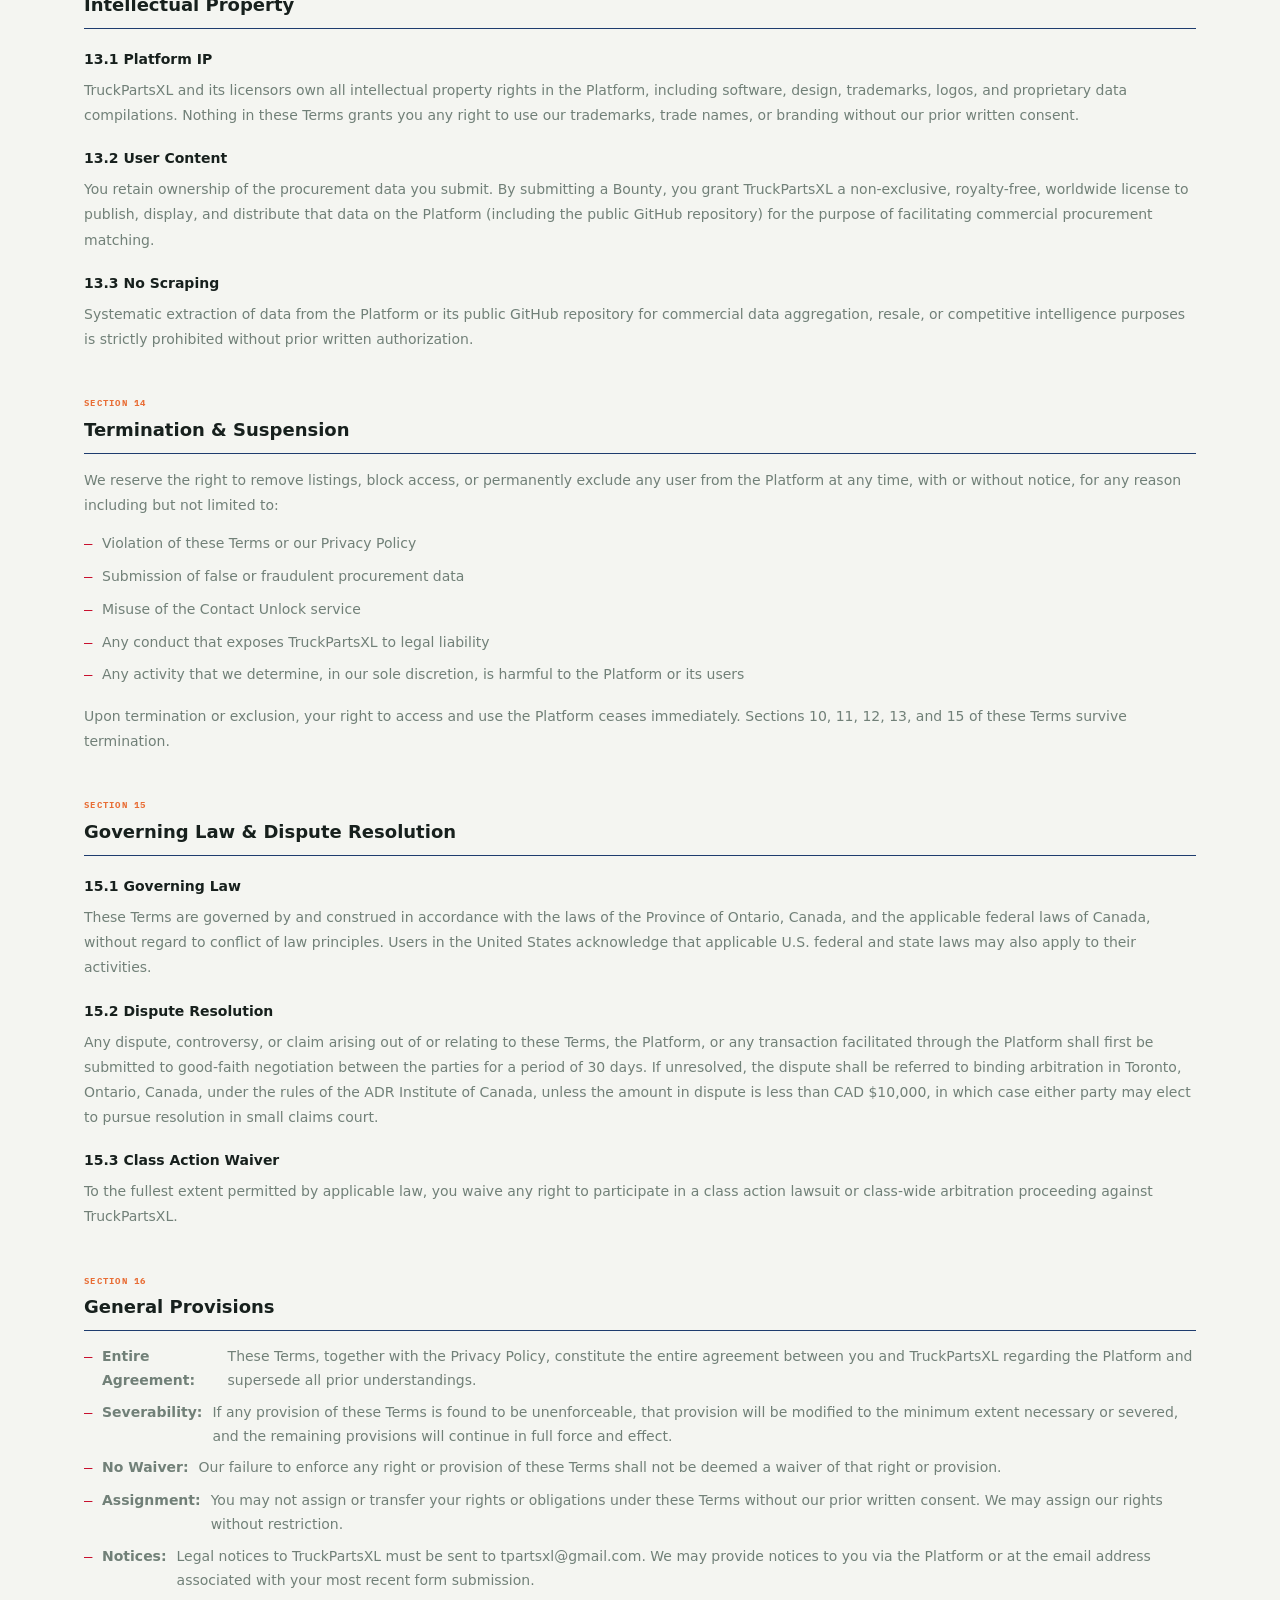
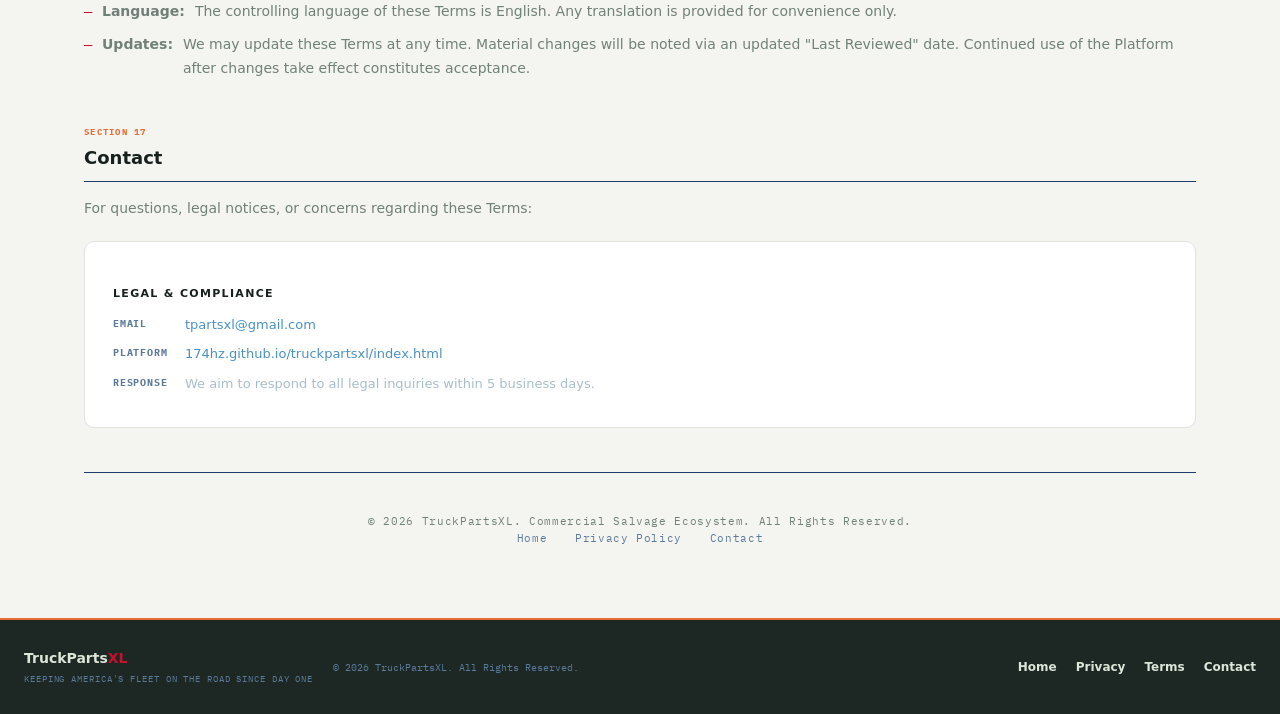
<file: terms.html>
<!DOCTYPE html>
<html lang="en">
<head>
    <meta charset="UTF-8">
    <meta name="viewport" content="width=device-width, initial-scale=1.0">
    <title>Terms of Service | TruckPartsXL</title>
    <link rel="preconnect" href="https://fonts.googleapis.com">
    <link rel="preconnect" href="https://fonts.gstatic.com" crossorigin>
    <link href="https://fonts.googleapis.com/css2?family=IBM+Plex+Mono:wght@400;600;700&family=Inter:wght@400;500;600;700;800&display=swap" rel="stylesheet">
    <style>
        :root {
            --navy:       #0B1F3A;
            --navy-mid:   #112444;
            --navy-light: #1A3358;
            --navy-rim:   #1E3C6E;
            --steel:      #2A4A72;
            --muted:      #3A5A82;
            --subtext:    #5B7A9A;
            --label:      #7A96B2;
            --body:       #A8BECE;
            --soft:       #C8D8E4;
            --bright:     #E8F0F6;
            --white:      #F6F9FC;
            --red:        #C8102E;
            --red-dim:    #A50D25;
            --red-soft:   rgba(200,16,46,0.10);
            --blue:       #4A90C4;
            --gold:       #C9A84C;
            --gold-soft:  rgba(201,168,76,0.12);
            --ff-body: 'Inter', system-ui, sans-serif;
            --ff-mono: 'IBM Plex Mono', monospace;
            --r-sm: 3px; --r-md: 6px; --r-lg: 10px;
        }

        *, *::before, *::after { box-sizing: border-box; margin: 0; padding: 0; }
        html { scroll-behavior: smooth; }

        body {
            background: var(--navy);
            color: var(--bright);
            font-family: var(--ff-body);
            font-size: 15px;
            line-height: 1.75;
            -webkit-font-smoothing: antialiased;
        }

        .container { max-width: 860px; margin: 0 auto; padding: 0 24px; }

        .top-bar {
            background: var(--red);
            color: #fff;
            font-family: var(--ff-mono);
            font-size: 10px;
            font-weight: 600;
            letter-spacing: 0.14em;
            text-align: center;
            padding: 7px 16px;
            text-transform: uppercase;
        }

        nav {
            background: var(--navy-mid);
            border-bottom: 2px solid var(--red);
            position: sticky;
            top: 0;
            z-index: 100;
        }

        .nav-container {
            display: flex;
            align-items: center;
            justify-content: space-between;
            height: 62px;
            max-width: 1320px;
            margin: 0 auto;
            padding: 0 24px;
        }

        .nav-logo {
            font-family: var(--ff-mono);
            font-size: 17px;
            font-weight: 700;
            color: var(--white);
            letter-spacing: -0.02em;
            text-decoration: none;
            display: flex;
            align-items: center;
            gap: 10px;
        }

        .nav-logo-flag {
            display: flex;
            flex-direction: column;
            width: 24px;
            height: 16px;
            border-radius: 2px;
            overflow: hidden;
            border: 1px solid rgba(255,255,255,0.2);
        }

        .flag-stripe { flex: 1; }
        .flag-stripe.r { background: var(--red); }
        .flag-stripe.w { background: #fff; }
        .nav-logo span { color: var(--red); }
        .nav-links { display: flex; align-items: center; gap: 24px; }

        .nav-links a {
            color: var(--body);
            text-decoration: none;
            font-size: 13px;
            font-weight: 500;
            transition: color 0.15s;
        }

        .nav-links a:hover { color: var(--white); }

        .nav-cta {
            background: var(--red);
            color: #fff !important;
            padding: 7px 16px;
            border-radius: var(--r-sm);
            font-weight: 700 !important;
            font-size: 11px !important;
            letter-spacing: 0.06em;
            text-transform: uppercase;
        }
        .nav-cta:hover { background: var(--red-dim) !important; }

        .page-header {
            background: var(--navy-mid);
            border-bottom: 1px solid var(--navy-rim);
            padding: 48px 0 36px;
            position: relative;
            overflow: hidden;
        }

        .page-header::after {
            content: '';
            position: absolute;
            right: 0; top: 0; bottom: 0;
            width: 120px;
            background: repeating-linear-gradient(
                180deg,
                var(--red) 0px, var(--red) 10px,
                transparent 10px, transparent 20px
            );
            opacity: 0.06;
            pointer-events: none;
        }

        .page-eyebrow {
            font-family: var(--ff-mono);
            font-size: 9px;
            font-weight: 700;
            color: var(--red);
            letter-spacing: 0.18em;
            text-transform: uppercase;
            margin-bottom: 12px;
            display: flex;
            align-items: center;
            gap: 10px;
        }

        .page-eyebrow::before {
            content: '';
            display: block;
            width: 20px;
            height: 1px;
            background: var(--red);
        }

        .page-header h1 {
            font-size: clamp(24px, 3vw, 36px);
            font-weight: 800;
            color: var(--white);
            line-height: 1.15;
            letter-spacing: -0.02em;
            margin-bottom: 10px;
        }

        .page-meta {
            font-family: var(--ff-mono);
            font-size: 11px;
            color: var(--subtext);
            letter-spacing: 0.05em;
            display: flex;
            flex-wrap: wrap;
            gap: 20px;
            margin-top: 16px;
        }

        .page-meta span { display: flex; align-items: center; gap: 6px; }
        .meta-dot { width: 4px; height: 4px; background: var(--red); border-radius: 50%; }

        .doc-wrap { padding: 48px 0 72px; }

        /* Notice box */
        .notice-box {
            background: var(--red-soft);
            border: 1px solid rgba(200,16,46,0.25);
            border-left: 3px solid var(--red);
            border-radius: var(--r-lg);
            padding: 20px 24px;
            margin-bottom: 36px;
        }

        .notice-box .notice-label {
            font-family: var(--ff-mono);
            font-size: 9px;
            font-weight: 700;
            color: var(--red);
            letter-spacing: 0.14em;
            text-transform: uppercase;
            margin-bottom: 8px;
        }

        .notice-box p {
            font-size: 13px;
            color: var(--soft);
            line-height: 1.7;
            font-weight: 500;
        }

        /* TOC */
        .toc {
            background: var(--navy-mid);
            border: 1px solid var(--navy-rim);
            border-left: 3px solid var(--red);
            border-radius: var(--r-lg);
            padding: 24px 28px;
            margin-bottom: 48px;
        }

        .toc-title {
            font-family: var(--ff-mono);
            font-size: 9px;
            font-weight: 700;
            color: var(--subtext);
            letter-spacing: 0.16em;
            text-transform: uppercase;
            margin-bottom: 14px;
        }

        .toc ol {
            list-style: none;
            display: flex;
            flex-direction: column;
            gap: 6px;
            counter-reset: toc;
        }

        .toc ol li { counter-increment: toc; }

        .toc ol li a {
            color: var(--body);
            text-decoration: none;
            font-size: 13px;
            font-weight: 500;
            display: flex;
            align-items: center;
            gap: 10px;
            transition: color 0.15s;
        }

        .toc ol li a::before {
            content: counter(toc, decimal-leading-zero);
            font-family: var(--ff-mono);
            font-size: 10px;
            color: var(--red);
            font-weight: 700;
            min-width: 24px;
        }

        .toc ol li a:hover { color: var(--white); }

        .doc-section {
            margin-bottom: 44px;
            scroll-margin-top: 100px;
        }

        .section-num {
            font-family: var(--ff-mono);
            font-size: 9px;
            font-weight: 700;
            color: var(--red);
            letter-spacing: 0.14em;
            text-transform: uppercase;
            margin-bottom: 6px;
        }

        .doc-section h2 {
            font-size: 18px;
            font-weight: 700;
            color: var(--white);
            margin-bottom: 14px;
            padding-bottom: 10px;
            border-bottom: 1px solid var(--navy-rim);
        }

        .doc-section h3 {
            font-size: 14px;
            font-weight: 700;
            color: var(--soft);
            margin: 20px 0 8px;
        }

        .doc-section p {
            font-size: 14px;
            color: var(--body);
            margin-bottom: 14px;
            line-height: 1.8;
        }

        .doc-section ul, .doc-section ol {
            margin: 10px 0 16px 0;
            padding-left: 0;
            list-style: none;
            display: flex;
            flex-direction: column;
            gap: 8px;
        }

        .doc-section ul li, .doc-section ol li {
            font-size: 14px;
            color: var(--body);
            line-height: 1.7;
            display: flex;
            gap: 10px;
            align-items: flex-start;
        }

        .doc-section ul li::before {
            content: '—';
            color: var(--red);
            font-family: var(--ff-mono);
            font-weight: 700;
            flex-shrink: 0;
            margin-top: 1px;
        }

        .doc-section ol { counter-reset: list; }
        .doc-section ol li { counter-increment: list; }
        .doc-section ol li::before {
            content: counter(list) '.';
            color: var(--red);
            font-family: var(--ff-mono);
            font-size: 11px;
            font-weight: 700;
            flex-shrink: 0;
            min-width: 18px;
            margin-top: 2px;
        }

        .callout {
            background: var(--navy-mid);
            border: 1px solid var(--navy-rim);
            border-left: 3px solid var(--gold);
            border-radius: var(--r-md);
            padding: 16px 20px;
            margin: 20px 0;
        }

        .callout-label {
            font-family: var(--ff-mono);
            font-size: 9px;
            font-weight: 700;
            color: var(--gold);
            letter-spacing: 0.14em;
            text-transform: uppercase;
            margin-bottom: 6px;
        }

        .callout p {
            font-size: 13px !important;
            color: var(--soft) !important;
            margin: 0 !important;
        }

        /* Caps block — for legal disclaimers */
        .caps-block {
            background: var(--navy-light);
            border: 1px solid var(--navy-rim);
            border-radius: var(--r-md);
            padding: 18px 20px;
            margin: 16px 0;
            font-size: 12px;
            font-weight: 600;
            color: var(--soft);
            line-height: 1.7;
            letter-spacing: 0.01em;
        }

        .contact-box {
            background: var(--navy-mid);
            border: 1px solid var(--navy-rim);
            border-radius: var(--r-lg);
            padding: 24px 28px;
            margin-top: 20px;
        }

        .contact-box h3 {
            font-family: var(--ff-mono);
            font-size: 11px;
            font-weight: 700;
            color: var(--subtext);
            letter-spacing: 0.12em;
            text-transform: uppercase;
            margin-bottom: 12px;
        }

        .contact-item {
            display: flex;
            gap: 12px;
            align-items: flex-start;
            margin-bottom: 10px;
            font-size: 13px;
            color: var(--body);
        }

        .contact-item strong {
            font-family: var(--ff-mono);
            font-size: 10px;
            font-weight: 700;
            color: var(--subtext);
            text-transform: uppercase;
            letter-spacing: 0.08em;
            min-width: 60px;
            margin-top: 1px;
        }

        .contact-item a { color: var(--blue); text-decoration: none; }
        .contact-item a:hover { text-decoration: underline; }

        .doc-divider {
            border: none;
            border-top: 1px solid var(--navy-rim);
            margin: 40px 0;
        }

        footer {
            background: var(--navy-mid);
            border-top: 2px solid var(--red);
            padding: 28px 0;
        }

        .footer-inner {
            display: flex;
            align-items: center;
            justify-content: space-between;
            gap: 20px;
            flex-wrap: wrap;
            max-width: 1320px;
            margin: 0 auto;
            padding: 0 24px;
        }

        .footer-logo {
            font-family: var(--ff-mono);
            font-size: 14px;
            font-weight: 700;
            color: var(--white);
        }

        .footer-logo span { color: var(--red); }

        .footer-tagline {
            font-family: var(--ff-mono);
            font-size: 9px;
            color: var(--subtext);
            letter-spacing: 0.1em;
            text-transform: uppercase;
            margin-top: 3px;
        }

        .footer-copy {
            font-family: var(--ff-mono);
            font-size: 10px;
            color: var(--subtext);
        }

        .footer-links { display: flex; gap: 20px; }

        .footer-links a {
            font-family: var(--ff-mono);
            font-size: 10px;
            color: var(--subtext);
            text-decoration: none;
            transition: color 0.15s;
        }

        .footer-links a:hover { color: var(--body); }

        @media (max-width: 600px) {
            .container { padding: 0 14px; }
            .nav-container { padding: 0 14px; }
            .nav-links a:not(.nav-cta) { display: none; }
            .page-header { padding: 32px 0 24px; }
            .doc-wrap { padding: 32px 0 48px; }
            .footer-inner { flex-direction: column; text-align: center; }
            .footer-links { justify-content: center; }
        }
    </style>
  <link rel="stylesheet" href="theme.css">
</head>
<body>

    <div class="top-bar">🇺🇸 &nbsp;Celebrating America's 250th &nbsp;·&nbsp; Real-Time B2B Heavy Duty Parts Exchange &nbsp;·&nbsp; North America</div>

    <nav>
        <div class="nav-container">
            <a href="index.html" class="nav-logo">
                <div class="nav-logo-flag">
                    <div class="flag-stripe r"></div>
                    <div class="flag-stripe w"></div>
                    <div class="flag-stripe r"></div>
                    <div class="flag-stripe w"></div>
                    <div class="flag-stripe r"></div>
                </div>
                TruckParts<span>XL</span>
            </a>
            <div class="nav-links">
                <a href="index.html#board">Open Contracts</a>
                <a href="https://docs.google.com/forms/d/e/1FAIpQLSeNRTIIvsAK8g0JuSyBG29JadUIww9bW3vgI0BS4ZJx7n71MA/viewform?usp=header"
                   target="_blank" class="nav-cta">Post a Bounty</a>
            </div>
        </div>
    </nav>

    <header class="page-header">
        <div class="container">
            <div class="page-eyebrow">Legal &amp; Compliance</div>
            <h1>Terms of Service</h1>
            <div class="page-meta">
                <span><span class="meta-dot"></span>Effective Date: June 23, 2026</span>
                <span><span class="meta-dot"></span>Last Reviewed: June 23, 2026</span>
                <span><span class="meta-dot"></span>Governing Law: Ontario, Canada</span>
            </div>
        </div>
    </header>

    <main class="doc-wrap">
        <div class="container">

            <div class="notice-box">
                <div class="notice-label">⚠ Important Notice — Please Read Before Using the Platform</div>
                <p>TruckPartsXL operates exclusively as a decentralized sourcing connector and lead generation platform in the commercial truck parts economy. We are not a dealer, broker, salvage operator, or merchant of record. All transactions occur directly between independent buyers and sellers. By accessing or using this Platform, you agree to be legally bound by these Terms.</p>
            </div>

            <div class="toc">
                <div class="toc-title">Table of Contents</div>
                <ol>
                    <li><a href="#t1">Acceptance of Terms</a></li>
                    <li><a href="#t2">Nature of the Service</a></li>
                    <li><a href="#t3">Eligibility &amp; Account Requirements</a></li>
                    <li><a href="#t4">Buyer Rules &amp; Obligations</a></li>
                    <li><a href="#t5">Seller Rules &amp; Obligations</a></li>
                    <li><a href="#t6">VIN Data Standards</a></li>
                    <li><a href="#t7">Fees, Boosts &amp; Stripe Payments</a></li>
                    <li><a href="#t8">Contact Unlock Service</a></li>
                    <li><a href="#t9">Prohibited Conduct</a></li>
                    <li><a href="#t10">Disclaimer of Warranties</a></li>
                    <li><a href="#t11">Limitation of Liability</a></li>
                    <li><a href="#t12">Indemnification</a></li>
                    <li><a href="#t13">Intellectual Property</a></li>
                    <li><a href="#t14">Termination &amp; Suspension</a></li>
                    <li><a href="#t15">Governing Law &amp; Dispute Resolution</a></li>
                    <li><a href="#t16">General Provisions</a></li>
                    <li><a href="#t17">Contact</a></li>
                </ol>
            </div>

            <!-- T1 -->
            <div class="doc-section" id="t1">
                <div class="section-num">Section 01</div>
                <h2>Acceptance of Terms</h2>
                <p>These Terms of Service ("Terms") constitute a legally binding agreement between you ("User," "Buyer," or "Seller") and TruckPartsXL ("Platform," "we," "us," or "our") governing your access to and use of the TruckPartsXL platform, including the procurement board, bounty submission system, contact unlock service, and all related features and pages.</p>
                <p>By accessing the Platform, submitting a procurement request, browsing the open contracts board, or completing a Stripe payment to unlock contact information, you acknowledge that you have read, understood, and agree to be bound by these Terms and our Privacy Policy. If you do not agree, you must immediately cease using the Platform.</p>
                <p>If you are using the Platform on behalf of a business entity, you represent and warrant that you have the authority to bind that entity to these Terms.</p>
            </div>

            <!-- T2 -->
            <div class="doc-section" id="t2">
                <div class="section-num">Section 02</div>
                <h2>Nature of the Service</h2>
                <p>TruckPartsXL provides an online information exchange and routing dashboard designed to connect commercial fleet operators, repair facilities, logistics companies, and vehicle owners (collectively, "Buyers") with independent heavy-duty truck wreckers, salvage yards, and parts distributors (collectively, "Sellers").</p>
                <div class="callout">
                    <div class="callout-label">Marketplace Facilitator — Not a Party to Transactions</div>
                    <p>TruckPartsXL is a marketplace facilitator only. We are not a dealer, broker, salvage operator, or merchant of record. We are not a party to any negotiation, purchase agreement, delivery arrangement, or warranty discussion between Buyers and Sellers. All transactions occur exclusively between independent parties.</p>
                </div>
                <p>By posting a parts request ("Bounty") or accessing buyer contact information, you explicitly acknowledge that TruckPartsXL is a processing conduit — not a participant in — any subsequent commercial transaction.</p>
            </div>

            <!-- T3 -->
            <div class="doc-section" id="t3">
                <div class="section-num">Section 03</div>
                <h2>Eligibility &amp; Account Requirements</h2>
                <ul>
                    <li>You must be at least 18 years of age to use the Platform.</li>
                    <li>You must be acting in a legitimate commercial business capacity.</li>
                    <li>Your use of the Platform must comply with all applicable federal, provincial, and state laws in your jurisdiction.</li>
                    <li>You must not be subject to trade sanctions, export restrictions, or any order prohibiting you from engaging in commercial transactions.</li>
                    <li>You must provide accurate, current, and complete information when submitting procurement requests or making payments.</li>
                </ul>
                <p>We reserve the right to verify your business credentials and to refuse service to any person or entity at our sole discretion.</p>
            </div>

            <!-- T4 -->
            <div class="doc-section" id="t4">
                <div class="section-num">Section 04</div>
                <h2>Buyer Rules &amp; Obligations</h2>
                <p>When submitting a procurement request ("Bounty") on TruckPartsXL, you agree to the following:</p>
                <ul>
                    <li>All submitted information — including VIN sequences, OEM specifications, casting numbers, and component descriptions — must be completely accurate and truthful to the best of your knowledge.</li>
                    <li>You are submitting a genuine, bona fide commercial procurement request for a component you actually require.</li>
                    <li>You assume full technical responsibility for verifying the compatibility of any parts sourced through the Platform prior to purchase and installation.</li>
                    <li>Once a Seller makes contact regarding your request, all negotiations, pricing discussions, payment arrangements, and delivery terms are conducted solely between you and the Seller under your own due diligence and corporate protocols.</li>
                    <li>You consent to your procurement details (excluding your name, phone, and email) being published on the public-facing board and pushed to a public GitHub repository, as described in our Privacy Policy.</li>
                    <li>You will not submit false, misleading, or fraudulent procurement requests for the purpose of harvesting seller contact information or otherwise abusing the Platform.</li>
                </ul>
            </div>

            <!-- T5 -->
            <div class="doc-section" id="t5">
                <div class="section-num">Section 05</div>
                <h2>Seller Rules &amp; Obligations</h2>
                <p>Salvage yard operators, parts distributors, and any other Sellers accessing the procurement board agree to the following:</p>
                <ul>
                    <li>You possess legal title, lawful ownership, or authorized right to sell any component inventory you offer in response to a procurement request.</li>
                    <li>You will accurately represent the condition, provenance, fitment compatibility, and specifications of all parts offered.</li>
                    <li>You will comply with all applicable provincial, state, and federal licensing requirements governing salvage yard operations, parts distribution, and commercial vehicle dismantling in your jurisdiction.</li>
                    <li>You will maintain accurate records of part provenance for a minimum of 5 years as required by applicable law.</li>
                    <li>You will not attempt to contact Buyers discovered through the Platform through channels other than those provided by the Contact Unlock service.</li>
                    <li>Misrepresentation of component condition, tampering with core assets, or failure to honor verified pricing commitments may result in permanent exclusion from the Platform at our sole discretion.</li>
                    <li>Contact information delivered via the Contact Unlock service may only be used for the purpose of fulfilling the specific procurement request for which it was unlocked. Using buyer contact details for unrelated solicitation is prohibited.</li>
                </ul>
            </div>

            <!-- T6 -->
            <div class="doc-section" id="t6">
                <div class="section-num">Section 06</div>
                <h2>VIN Data Standards</h2>
                <p>Vehicle Identification Numbers (VINs) submitted to TruckPartsXL are used exclusively for the purpose of facilitating accurate component matching. By submitting a VIN, you agree that:</p>
                <ul>
                    <li>The VIN belongs to a vehicle you own, operate, are legally authorized to process, or for which you have a legitimate procurement need.</li>
                    <li>The VIN is not associated with a vehicle that has been reported stolen, is subject to an active insurance fraud investigation, or is otherwise encumbered by a legal hold.</li>
                    <li>You will not use the Platform to aggregate, harvest, or compile VIN data for any purpose other than legitimate procurement matching.</li>
                </ul>
                <div class="callout">
                    <div class="callout-label">Mandatory Reporting</div>
                    <p>We reserve the right to cross-reference submitted VINs against theft and recall databases. If a submitted VIN is identified as belonging to a stolen or fraudulently obtained vehicle, we may be legally obligated to report this information to relevant law enforcement authorities.</p>
                </div>
            </div>

            <!-- T7 -->
            <div class="doc-section" id="t7">
                <div class="section-num">Section 07</div>
                <h2>Fees, Boosts &amp; Stripe Payments</h2>
                <h3>7.1 Standard Listings</h3>
                <p>Submission of a standard procurement request ("Bounty") to the TruckPartsXL board is provided at no charge to the Buyer.</p>

                <h3>7.2 Priority Boost ($9.99)</h3>
                <p>TruckPartsXL offers an optional visibility upgrade ("Priority Boost") for a non-refundable service fee of <strong>$9.99 USD</strong>, processed via Stripe Checkout. This fee is strictly for priority placement and enhanced visibility within the board interface. It provides:</p>
                <ul>
                    <li>Elevated visual placement on the procurement board</li>
                    <li>A "Priority" badge on the listing</li>
                </ul>
                <p>It does <strong>not</strong> provide any guarantee of part availability, seller response, match confirmation, or transaction completion. Priority Boost fees are strictly non-refundable under all circumstances.</p>

                <h3>7.3 Contact Unlock Fee</h3>
                <p>Sellers may pay a fee via Stripe Checkout to unlock the private contact information (phone and/or email) of a Buyer for a specific listing. See Section 8 for full details.</p>

                <h3>7.4 Payment Processing</h3>
                <p>All payments are processed by <strong>Stripe, Inc.</strong> TruckPartsXL does not collect, store, or have access to your payment card details. By completing a payment, you also agree to Stripe's Terms of Service at <a href="https://stripe.com/legal" target="_blank" style="color: var(--blue);">stripe.com/legal</a>.</p>

                <h3>7.5 Fee Changes</h3>
                <p>We reserve the right to modify our fee structure at any time. Changes will be posted on the Platform with reasonable notice. Continued use of paid features after the effective date of a fee change constitutes acceptance.</p>
            </div>

            <!-- T8 -->
            <div class="doc-section" id="t8">
                <div class="section-num">Section 08</div>
                <h2>Contact Unlock Service</h2>
                <p>The Contact Unlock service allows verified Sellers to access private Buyer contact information (phone number and email address) for a specific procurement listing by completing a Stripe payment. By using this service, you agree that:</p>
                <ul>
                    <li>The contact information delivered is provided for the sole purpose of fulfilling the specific listed procurement request.</li>
                    <li>You will not use the delivered contact information for any purpose unrelated to that specific transaction, including unsolicited marketing, spam, or re-sale to third parties.</li>
                    <li>Contact Unlock fees are <strong>non-refundable</strong> once contact information has been delivered, regardless of whether a transaction is completed.</li>
                    <li>TruckPartsXL is not responsible for the accuracy of contact information provided by Buyers at the time of submission. We relay what was submitted; we do not independently verify contact details.</li>
                    <li>Contact information is delivered automatically to the email address used at Stripe checkout. You are responsible for providing a valid email address at checkout.</li>
                </ul>
                <div class="callout">
                    <div class="callout-label">Privacy Obligation</div>
                    <p>Seller access to buyer contact details is subject to applicable privacy laws including PIPEDA (Canada) and CCPA (California). Misuse of unlocked contact information may constitute a violation of these laws and grounds for permanent platform exclusion and legal action.</p>
                </div>
            </div>

            <!-- T9 -->
            <div class="doc-section" id="t9">
                <div class="section-num">Section 09</div>
                <h2>Prohibited Conduct</h2>
                <p>You may not use the Platform to:</p>
                <ul>
                    <li>Submit false, misleading, or fraudulent procurement requests or listings</li>
                    <li>Impersonate another business or person, or misrepresent your commercial credentials</li>
                    <li>Source stolen vehicle parts or engage in any illegal commerce</li>
                    <li>Submit VINs associated with stolen vehicles or vehicles under active insurance investigation</li>
                    <li>Circumvent the Contact Unlock payment system to obtain buyer contact information through other means</li>
                    <li>Contact parties discovered through the Platform outside of the Contact Unlock service</li>
                    <li>Scrape, copy, or systematically extract data from the Platform or its public GitHub repository for commercial purposes</li>
                    <li>Use automated tools, bots, or scripts to submit requests or access the Platform without written authorization</li>
                    <li>Interfere with or disrupt Platform infrastructure, GitHub pipelines, or security measures</li>
                    <li>Violate any applicable export control, trade sanction, or anti-money laundering laws</li>
                    <li>Use unlocked contact information for purposes other than the specific procurement transaction</li>
                    <li>Engage in any conduct that could expose TruckPartsXL to legal liability or reputational harm</li>
                </ul>
                <p>Violations may result in immediate removal from the Platform, permanent exclusion, and/or referral to law enforcement authorities.</p>
            </div>

            <!-- T10 -->
            <div class="doc-section" id="t10">
                <div class="section-num">Section 10</div>
                <h2>Disclaimer of Warranties</h2>
                <div class="caps-block">
                    THE PLATFORM IS PROVIDED "AS IS" AND "AS AVAILABLE" WITHOUT WARRANTY OF ANY KIND, EXPRESS OR IMPLIED. TO THE FULLEST EXTENT PERMITTED BY APPLICABLE LAW, TRUCKPARTSXL EXPRESSLY DISCLAIMS ALL WARRANTIES, INCLUDING BUT NOT LIMITED TO: (A) IMPLIED WARRANTIES OF MERCHANTABILITY, FITNESS FOR A PARTICULAR PURPOSE, AND NON-INFRINGEMENT; (B) ANY WARRANTY THAT THE PLATFORM WILL BE UNINTERRUPTED, ERROR-FREE, OR FREE OF VIRUSES OR OTHER HARMFUL COMPONENTS; (C) ANY WARRANTY AS TO THE ACCURACY, COMPLETENESS, OR RELIABILITY OF ANY LISTING DATA, VIN INFORMATION, PRICING, OR COMPONENT SPECIFICATIONS PUBLISHED ON THE PLATFORM; AND (D) ANY WARRANTY THAT ANY PARTICULAR PART, COMPONENT, OR CONTACT WILL RESULT IN A COMPLETED COMMERCIAL TRANSACTION.
                </div>
                <p>TruckPartsXL does not verify the accuracy of VIN numbers, casting codes, OEM specifications, or component condition descriptions submitted by Buyers or Sellers. All technical verification is the sole responsibility of the transacting parties.</p>
            </div>

            <!-- T11 -->
            <div class="doc-section" id="t11">
                <div class="section-num">Section 11</div>
                <h2>Limitation of Liability</h2>
                <div class="caps-block">
                    TO THE MAXIMUM EXTENT PERMITTED BY APPLICABLE LAW, TRUCKPARTSXL AND ITS OPERATORS, OFFICERS, AFFILIATES, AND DATA MAINTENANCE PERSONNEL SHALL NOT BE LIABLE FOR ANY INDIRECT, INCIDENTAL, SPECIAL, CONSEQUENTIAL, PUNITIVE, OR EXEMPLARY DAMAGES ARISING OUT OF OR RELATED TO YOUR USE OF THE PLATFORM, INCLUDING BUT NOT LIMITED TO: LOST PROFITS, COMMERCIAL DOWNTIME, FLEET IMMOBILIZATION COSTS, MECHANICAL FAILURES, PROPERTY DAMAGE, PERSONAL INJURY, ACCIDENTS, OR LIABILITY CLAIMS ARISING FROM THE INSTALLATION OR USE OF PARTS SOURCED THROUGH THE PLATFORM; FINANCIAL FRAUD OR UNCOLLECTED INVOICES BETWEEN TRANSACTING PARTIES; INACCURACY OF VIN DATA, CASTING CODES, OR COMPONENT SPECIFICATIONS; OR FAILURE OF DELIVERY BY INDEPENDENT SALVAGE YARD OPERATORS.
                </div>
                <p>IN NO EVENT SHALL TRUCKPARTSXL'S TOTAL LIABILITY TO YOU FOR ALL CLAIMS ARISING OUT OF OR RELATED TO YOUR USE OF THE PLATFORM EXCEED THE GREATER OF: (A) THE TOTAL FEES PAID BY YOU TO TRUCKPARTSXL IN THE TWELVE (12) MONTHS PRECEDING THE CLAIM; OR (B) CAD $500 / USD $500.</p>
                <p>Some jurisdictions do not allow the exclusion of certain warranties or limitation of liability. In such jurisdictions, the above limitations apply to the fullest extent permitted by law.</p>
            </div>

            <!-- T12 -->
            <div class="doc-section" id="t12">
                <div class="section-num">Section 12</div>
                <h2>Indemnification</h2>
                <p>You agree to indemnify, defend, and hold harmless TruckPartsXL, its operators, officers, affiliates, and data maintenance personnel from and against any and all claims, damages, losses, liabilities, costs, and expenses (including reasonable legal fees) arising out of or related to:</p>
                <ul>
                    <li>Your use of or access to the Platform</li>
                    <li>Your violation of these Terms or our Privacy Policy</li>
                    <li>Your violation of any third-party rights, including intellectual property, privacy, or commercial rights</li>
                    <li>Any misrepresentation of VIN data, component specifications, or business credentials</li>
                    <li>Any transaction, negotiation, or commercial dispute between you and another Platform user</li>
                    <li>Any misuse of contact information obtained through the Contact Unlock service</li>
                    <li>Any claim by a regulatory authority arising from your activities on or through the Platform</li>
                </ul>
            </div>

            <!-- T13 -->
            <div class="doc-section" id="t13">
                <div class="section-num">Section 13</div>
                <h2>Intellectual Property</h2>
                <h3>13.1 Platform IP</h3>
                <p>TruckPartsXL and its licensors own all intellectual property rights in the Platform, including software, design, trademarks, logos, and proprietary data compilations. Nothing in these Terms grants you any right to use our trademarks, trade names, or branding without our prior written consent.</p>

                <h3>13.2 User Content</h3>
                <p>You retain ownership of the procurement data you submit. By submitting a Bounty, you grant TruckPartsXL a non-exclusive, royalty-free, worldwide license to publish, display, and distribute that data on the Platform (including the public GitHub repository) for the purpose of facilitating commercial procurement matching.</p>

                <h3>13.3 No Scraping</h3>
                <p>Systematic extraction of data from the Platform or its public GitHub repository for commercial data aggregation, resale, or competitive intelligence purposes is strictly prohibited without prior written authorization.</p>
            </div>

            <!-- T14 -->
            <div class="doc-section" id="t14">
                <div class="section-num">Section 14</div>
                <h2>Termination &amp; Suspension</h2>
                <p>We reserve the right to remove listings, block access, or permanently exclude any user from the Platform at any time, with or without notice, for any reason including but not limited to:</p>
                <ul>
                    <li>Violation of these Terms or our Privacy Policy</li>
                    <li>Submission of false or fraudulent procurement data</li>
                    <li>Misuse of the Contact Unlock service</li>
                    <li>Any conduct that exposes TruckPartsXL to legal liability</li>
                    <li>Any activity that we determine, in our sole discretion, is harmful to the Platform or its users</li>
                </ul>
                <p>Upon termination or exclusion, your right to access and use the Platform ceases immediately. Sections 10, 11, 12, 13, and 15 of these Terms survive termination.</p>
            </div>

            <!-- T15 -->
            <div class="doc-section" id="t15">
                <div class="section-num">Section 15</div>
                <h2>Governing Law &amp; Dispute Resolution</h2>
                <h3>15.1 Governing Law</h3>
                <p>These Terms are governed by and construed in accordance with the laws of the Province of Ontario, Canada, and the applicable federal laws of Canada, without regard to conflict of law principles. Users in the United States acknowledge that applicable U.S. federal and state laws may also apply to their activities.</p>

                <h3>15.2 Dispute Resolution</h3>
                <p>Any dispute, controversy, or claim arising out of or relating to these Terms, the Platform, or any transaction facilitated through the Platform shall first be submitted to good-faith negotiation between the parties for a period of 30 days. If unresolved, the dispute shall be referred to binding arbitration in Toronto, Ontario, Canada, under the rules of the ADR Institute of Canada, unless the amount in dispute is less than CAD $10,000, in which case either party may elect to pursue resolution in small claims court.</p>

                <h3>15.3 Class Action Waiver</h3>
                <p>To the fullest extent permitted by applicable law, you waive any right to participate in a class action lawsuit or class-wide arbitration proceeding against TruckPartsXL.</p>
            </div>

            <!-- T16 -->
            <div class="doc-section" id="t16">
                <div class="section-num">Section 16</div>
                <h2>General Provisions</h2>
                <ul>
                    <li><strong>Entire Agreement:</strong> These Terms, together with the Privacy Policy, constitute the entire agreement between you and TruckPartsXL regarding the Platform and supersede all prior understandings.</li>
                    <li><strong>Severability:</strong> If any provision of these Terms is found to be unenforceable, that provision will be modified to the minimum extent necessary or severed, and the remaining provisions will continue in full force and effect.</li>
                    <li><strong>No Waiver:</strong> Our failure to enforce any right or provision of these Terms shall not be deemed a waiver of that right or provision.</li>
                    <li><strong>Assignment:</strong> You may not assign or transfer your rights or obligations under these Terms without our prior written consent. We may assign our rights without restriction.</li>
                    <li><strong>Notices:</strong> Legal notices to TruckPartsXL must be sent to tpartsxl@gmail.com. We may provide notices to you via the Platform or at the email address associated with your most recent form submission.</li>
                    <li><strong>Language:</strong> The controlling language of these Terms is English. Any translation is provided for convenience only.</li>
                    <li><strong>Updates:</strong> We may update these Terms at any time. Material changes will be noted via an updated "Last Reviewed" date. Continued use of the Platform after changes take effect constitutes acceptance.</li>
                </ul>
            </div>

            <!-- T17 -->
            <div class="doc-section" id="t17">
                <div class="section-num">Section 17</div>
                <h2>Contact</h2>
                <p>For questions, legal notices, or concerns regarding these Terms:</p>
                <div class="contact-box">
                    <h3>Legal &amp; Compliance</h3>
                    <div class="contact-item">
                        <strong>Email</strong>
                        <span><a href="mailto:tpartsxl@gmail.com">tpartsxl@gmail.com</a></span>
                    </div>
                    <div class="contact-item">
                        <strong>Platform</strong>
                        <span><a href="https://174hz.github.io/truckpartsxl/index.html">174hz.github.io/truckpartsxl/index.html</a></span>
                    </div>
                    <div class="contact-item">
                        <strong>Response</strong>
                        <span>We aim to respond to all legal inquiries within 5 business days.</span>
                    </div>
                </div>
            </div>

            <hr class="doc-divider">
            <p style="font-family: var(--ff-mono); font-size: 11px; color: var(--subtext); text-align: center; letter-spacing: 0.06em;">
                © 2026 TruckPartsXL. Commercial Salvage Ecosystem. All Rights Reserved.<br>
                <a href="index.html" style="color: var(--subtext); text-decoration: none; margin: 0 10px;">Home</a>
                <a href="privacy.html" style="color: var(--subtext); text-decoration: none; margin: 0 10px;">Privacy Policy</a>
                <a href="contact.html" style="color: var(--subtext); text-decoration: none; margin: 0 10px;">Contact</a>
            </p>

        </div>
    </main>

    <footer>
        <div class="footer-inner">
            <div>
                <div class="footer-logo">TruckParts<span>XL</span></div>
                <div class="footer-tagline">Keeping America's Fleet on the Road Since Day One</div>
            </div>
            <div class="footer-copy">© 2026 TruckPartsXL. All Rights Reserved.</div>
            <div class="footer-links">
                <a href="index.html">Home</a>
                <a href="privacy.html">Privacy</a>
                <a href="terms.html">Terms</a>
                <a href="contact.html">Contact</a>
            </div>
        </div>
    </footer>

</body>
</html>
</file>
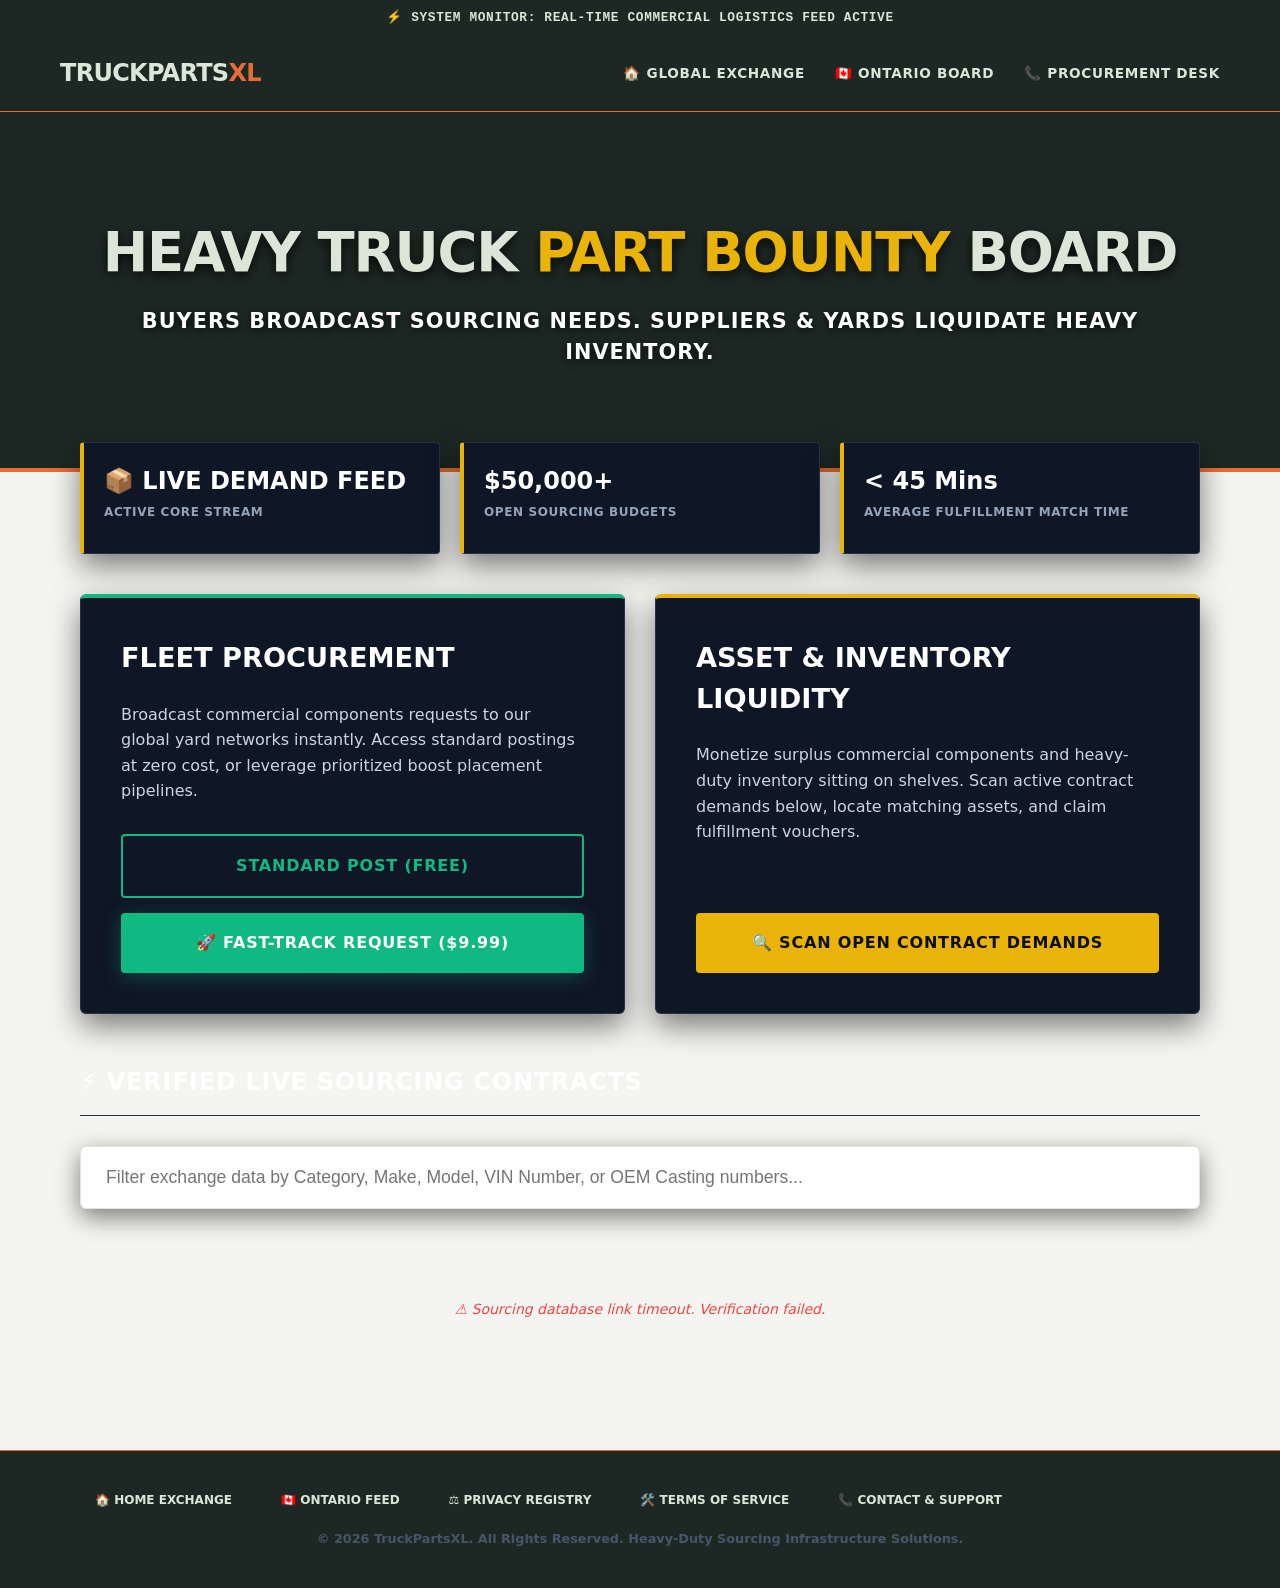
<file: test.html>
<!DOCTYPE html>
<html lang="en">
<head>
    <meta charset="UTF-8">
    <meta name="viewport" content="width=device-width, initial-scale=1.0">
    <title>TruckPartsXL | Commercial Sourcing Hub</title>
    <style>
        :root {
            --bg-main: #070a12;
            --bg-card: #0f1626;
            --bg-nav: #131c30;
            --border-color: #22314d;
            --text-main: #f1f5f9;
            --text-muted: #94a3b8;
            --accent-yellow: #eab308;
            --accent-green: #10b981;
            --accent-red: #ef4444;
        }

        body { 
            font-family: -apple-system, BlinkMacSystemFont, "Segoe UI", Roboto, sans-serif; 
            background: var(--bg-main);
            color: var(--text-main); 
            margin: 0; 
            padding: 0; 
        }
        
        .top-bar {
            background: var(--accent-yellow);
            color: #0b0f19;
            text-align: center;
            padding: 8px;
            font-size: 0.8rem;
            font-weight: 800;
            text-transform: uppercase;
            letter-spacing: 0.05em;
        }

        .container { max-width: 1200px; margin: 0 auto; padding: 0 20px; }
        
        nav { 
            background: var(--bg-nav); 
            padding: 20px; 
            display: flex; 
            justify-content: space-between;
            align-items: center;
            border-bottom: 2px solid var(--border-color); 
        }
        .nav-logo { font-size: 1.5rem; font-weight: 900; letter-spacing: -0.03em; text-transform: uppercase; color: #ffffff;}
        .nav-logo span { color: var(--accent-yellow); }
        .nav-links { display: flex; gap: 30px; }
        nav a { color: var(--text-main); text-decoration: none; font-weight: 700; font-size: 0.85rem; text-transform: uppercase; letter-spacing: 0.05em; transition: color 0.2s; }
        nav a:hover { color: var(--accent-yellow); }

        .hero-banner {
            position: relative;
            background: linear-gradient(rgba(7, 10, 18, 0.5), rgba(7, 10, 18, 0.85)), 
                        url('https://images.unsplash.com/photo-1586528116311-ad8dd3c8310d?auto=format&fit=crop&q=80&w=1600') no-repeat center center;
            background-size: cover;
            border-bottom: 4px solid var(--accent-yellow);
            padding: 100px 0;
            text-align: center;
        }
        .hero-banner h1 { margin: 0; font-size: 3.4rem; font-weight: 900; text-transform: uppercase; letter-spacing: -0.02em; text-shadow: 0 4px 12px rgba(0,0,0,0.8); }
        .hero-banner h1 span { color: var(--accent-yellow); }
        .hero-banner .subtitle { color: #ffffff; margin: 12px 0 0 0; font-size: 1.3rem; font-weight: 800; text-transform: uppercase; letter-spacing: 0.05em; text-shadow: 0 2px 8px rgba(0,0,0,0.8); }
        
        .market-ticker {
            display: grid;
            grid-template-columns: repeat(auto-fit, minmax(280px, 1fr));
            gap: 20px;
            margin: -30px auto 40px auto;
            position: relative;
            z-index: 10;
        }
        .ticker-stat {
            background: var(--bg-card);
            border: 1px solid var(--border-color);
            border-left: 4px solid var(--accent-yellow);
            padding: 20px;
            border-radius: 4px;
            box-shadow: 0 12px 30px rgba(0,0,0,0.5);
        }
        .ticker-val { font-size: 1.5rem; font-weight: 900; color: #ffffff; margin: 0; }
        .ticker-lbl { font-size: 0.75rem; font-weight: 700; color: var(--text-muted); text-transform: uppercase; letter-spacing: 0.05em; margin-top: 4px; }

        .marketplace-split {
            display: grid;
            grid-template-columns: repeat(auto-fit, minmax(450px, 1fr));
            gap: 30px;
            margin-bottom: 50px;
        }
        .market-card {
            background: var(--bg-card);
            border: 1px solid var(--border-color);
            border-radius: 6px;
            padding: 40px;
            display: flex;
            flex-direction: column;
            justify-content: space-between;
            position: relative;
            box-shadow: 0 12px 30px rgba(0,0,0,0.5);
        }
        
        .buyer-zone { border-top: 4px solid var(--accent-green); } 
        .seller-zone { border-top: 4px solid var(--accent-yellow); } 
        
        .market-card h2 { margin-top: 0; font-size: 1.7rem; font-weight: 800; color: #ffffff; text-transform: uppercase; }
        .market-card p { color: #cbd5e1; font-size: 1rem; line-height: 1.6; margin-bottom: 30px; }
        
        .buyer-actions { display: flex; flex-direction: column; gap: 15px; }
        .action-btn {
            display: block; text-align: center; padding: 18px; border-radius: 4px; font-weight: 800; font-size: 1rem; 
            text-decoration: none; text-transform: uppercase; letter-spacing: 0.05em; transition: all 0.2s ease;
        }
        .btn-buyer-free { background: transparent; border: 2px solid var(--accent-green); color: var(--accent-green); }
        .btn-buyer-free:hover { background: rgba(16, 185, 129, 0.1); }
        .btn-buyer-boost { background: var(--accent-green); color: #ffffff; box-shadow: 0 4px 20px rgba(16, 185, 129, 0.3); }
        .btn-buyer-boost:hover { background: #059669; }
        .btn-seller { background: var(--accent-yellow); color: #0b0f19; }
        .btn-seller:hover { background: #ca8a04; }

        .search-container { margin-bottom: 40px; }
        .search-bar {
            width: 100%; padding: 20px 25px; font-size: 1.1rem; background: var(--bg-card);
            border: 1px solid var(--border-color); border-radius: 6px; color: #ffffff; box-sizing: border-box; outline: none; transition: border-color 0.2s;
            box-shadow: 0 8px 24px rgba(0,0,0,0.5);
        }
        .search-bar:focus { border-color: var(--accent-yellow); }

        .board-title-area { border-bottom: 1px solid var(--border-color); padding-bottom: 15px; margin-bottom: 30px; }
        .board-title-area h2 { margin: 0; font-size: 1.5rem; color: #ffffff; text-transform: uppercase; font-weight: 800; letter-spacing: 0.03em; }

        .bounty-grid { list-style: none; padding: 0; display: grid; grid-template-columns: repeat(auto-fill, minmax(360px, 1fr)); gap: 30px; }
        .post-card { 
            background: var(--bg-card); border: 1px solid var(--border-color); border-radius: 6px; padding: 25px; 
            display: flex; flex-direction: column; justify-content: space-between; position: relative; transition: transform 0.2s, border-color 0.2s;
            box-shadow: 0 12px 30px rgba(0,0,0,0.6);
        }
        .post-card:hover { transform: translateY(-4px); border-color: #3b527e; }
        .hidden-bounty { display: none !important; }
        
        .card-img-placeholder {
            width: 100%; height: 170px; background-position: center center; background-repeat: no-repeat;
            background-size: cover; border-radius: 4px; margin-bottom: 18px; border: 1px solid var(--border-color);
        }
        
        .live-badge {
            position: absolute; top: 15px; right: 15px; padding: 4px 8px; font-size: 0.7rem; font-weight: 800; text-transform: uppercase; border-radius: 3px; z-index: 5;
        }
        .badge-standard { background: rgba(239, 68, 68, 0.25); border: 1px solid var(--accent-red); color: #ff6b6b; font-weight: 900; }
        .badge-boosted { background: rgba(250, 204, 21, 0.3); border: 1px solid var(--accent-yellow); color: #ffffff; font-weight: 900; }
        .card-boosted-style { border-color: var(--accent-yellow) !important; }

        .part-title { margin: 0 0 4px 0; font-size: 1.3rem; color: #ffffff; font-weight: 800; text-transform: uppercase; }
        .vehicle-fitment { color: var(--accent-yellow); font-weight: 700; margin-bottom: 15px; font-size: 0.9rem; text-transform: uppercase; letter-spacing: 0.02em; }
        
        .data-grid { display: grid; grid-template-columns: 1fr; gap: 10px; margin-bottom: 20px; }
        .data-item { display: flex; justify-content: space-between; align-items: center; font-size: 0.85rem; padding-bottom: 6px; border-bottom: 1px solid var(--border-color); }
        .label { color: var(--text-muted); font-weight: 700; text-transform: uppercase; font-size: 0.75rem; }
        .value { font-weight: 600; color: #e2e8f0; }
        .budget-value { color: #0b0f19; background: var(--accent-yellow); padding: 2px 8px; border-radius: 3px; font-weight: 800; }
        
        .claim-btn { 
            display: block; text-align: center; background: transparent; border: 1px solid var(--accent-yellow);
            color: var(--accent-yellow); padding: 14px; margin-top: auto; border-radius: 4px; font-weight: 800; 
            font-size: 0.9rem; text-transform: uppercase; text-decoration: none; transition: all 0.2s;
        }
        .claim-btn:hover { background: var(--accent-yellow); color: #0b0f19; }
        .status-message { text-align: center; padding: 50px; color: var(--text-muted); font-style: italic; grid-column: 1 / -1; }

        footer { margin-top: 80px; padding: 40px 0; border-top: 1px solid var(--border-color); background: var(--bg-nav); text-align: center; }
        .footer-links { margin-bottom: 20px; }
        .footer-links a { color: var(--text-muted); text-decoration: none; font-weight: 600; margin: 0 15px; text-transform: uppercase; font-size: 0.8rem; }
        .footer-links a:hover { color: #ffffff; }
        footer p { color: #475569; font-size: 0.8rem; font-weight: 600; margin: 0; }
    </style>
  <link rel="stylesheet" href="theme.css">
</head>
<body>

    <div class="top-bar">⚡ SYSTEM MONITOR: Real-Time Commercial Logistics Feed Active</div>

    <nav>
        <div class="container" style="display: flex; justify-content: space-between; width: 100%; align-items: center; padding:0;">
            <div class="nav-logo">TruckParts<span>XL</span></div>
            <div class="nav-links">
                <a href="index.html">🏠 Global Exchange</a>
                <a href="ontario.html">🇨🇦 Ontario Board</a>
                <a href="contact.html">📞 Procurement Desk</a>
            </div>
        </div>
    </nav>

    <header class="hero-banner">
        <div class="container">
            <h1>Heavy Truck <span>Part Bounty</span> Board</h1>
            <p class="subtitle">Buyers Broadcast Sourcing Needs. Suppliers & Yards Liquidate Heavy Inventory.</p>
        </div>
    </header>

    <div class="container">
        
        <div class="market-ticker">
            <div class="ticker-stat"><p class="ticker-val">📦 LIVE DEMAND FEED</p><p class="ticker-lbl">Active Core Stream</p></div>
            <div class="ticker-stat"><p class="ticker-val">$50,000+</p><p class="ticker-lbl">Open Sourcing Budgets</p></div>
            <div class="ticker-stat"><p class="ticker-val">&lt; 45 Mins</p><p class="ticker-lbl">Average Fulfillment Match Time</p></div>
        </div>

        <div class="marketplace-split">
            <div class="market-card buyer-zone">
                <div>
                    <h2>Fleet Procurement</h2>
                    <p>Broadcast commercial components requests to our global yard networks instantly. Access standard postings at zero cost, or leverage prioritized boost placement pipelines.</p>
                </div>
                <div class="buyer-actions">
                    <a href="https://docs.google.com/forms/d/e/1FAIpQLScKq_uPly1Z80NYej0e7mnhZsx-qzzq2HMKpL-uGwdpAzf1Tg/viewform" target="_blank" class="action-btn btn-buyer-free">
                        Standard Post (Free)
                    </a>
                    <a href="https://buy.stripe.com/mock_truckpartsxl_999" target="_blank" class="action-btn btn-buyer-boost">
                        🚀 Fast-Track Request ($9.99)
                    </a>
                </div>
            </div>

            <div class="market-card seller-zone">
                <div>
                    <h2>Asset & Inventory Liquidity</h2>
                    <p>Monetize surplus commercial components and heavy-duty inventory sitting on shelves. Scan active contract demands below, locate matching assets, and claim fulfillment vouchers.</p>
                </div>
                <a href="#open-bounties" class="action-btn btn-seller">
                    🔍 Scan Open Contract Demands
                </a>
            </div>
        </div>

        <div class="board-title-area" id="open-bounties">
            <h2>⚡ Verified Live Sourcing Contracts</h2>
        </div>

        <div class="search-container">
            <input type="text" id="boardSearch" class="search-bar" placeholder="Filter exchange data by Category, Make, Model, VIN Number, or OEM Casting numbers...">
        </div>
        
        <ul class="bounty-grid" id="bountyGrid">
            <li class="status-message" id="loadingState">🔄 Synchronizing live logistics registry streams...</li>
        </ul>

    </div>

    <footer>
        <div class="container">
            <div class="footer-links">
                <a href="index.html">🏠 Home Exchange</a>
                <a href="ontario.html">🇨🇦 Ontario Feed</a>
                <a href="privacy.html">⚖️ Privacy Registry</a>
                <a href="terms.html">🛠️ Terms of Service</a>
                <a href="contact.html">📞 Contact & Support</a>
            </div>
            <p>© 2026 TruckPartsXL. All Rights Reserved. Heavy-Duty Sourcing Infrastructure Solutions.</p>
        </div>
    </footer>

    <script>
        const CSV_URL = 'https://docs.google.com/spreadsheets/d/e/2PACX-1vTYrAOOtTGO2mCi3sqBNaWAoM8PM8srskGBywloCDjBAgTH9BwzWlhQiWM2KNWy3uzds53j8rCcIsPG/pub?output=csv&clear_cache=' + new Date().getTime();

        document.addEventListener('DOMContentLoaded', () => {
            fetchBountyBoardData();
            document.getElementById('boardSearch').addEventListener('input', filterBountyBoard);
        });

        async function fetchBountyBoardData() {
            const gridContainer = document.getElementById('bountyGrid');
            try {
                const response = await fetch(CSV_URL);
                if (!response.ok) throw new Error('HTTP network connection drop: ' + response.status);
                const csvText = await response.text();
                
                if (!csvText || csvText.trim().length === 0) {
                    throw new Error('Spreadsheet returned empty workspace data.');
                }

                const rows = parseCSV(csvText);
                if (!rows || rows.length <= 1) {
                    gridContainer.innerHTML = '<li class="status-message">Connection live. Awaiting contract records.</li>';
                    return;
                }
                renderBountyCards(rows);
            } catch (error) {
                console.error("Sync Error Blocked: ", error);
                gridContainer.innerHTML = `<li class="status-message" style="color: var(--accent-red);">⚠️ Sourcing database link timeout. Verification failed.</li>`;
            }
        }

        function parseCSV(text) {
            let lines = []; let row = []; let inQuotes = false; let currentToken = '';
            for (let i = 0; i < text.length; i++) {
                let char = text[i]; let nextChar = text[i+1];
                if (char === '"') { if (inQuotes && nextChar === '"') { currentToken += '"'; i++; } else { inQuotes = !inQuotes; } }
                else if (char === ',' && !inQuotes) { row.push(currentToken.trim()); currentToken = ''; }
                else if ((char === '\r' || char === '\n') && !inQuotes) {
                    if (char === '\r' && nextChar === '\n') i++;
                    row.push(currentToken.trim());
                    if (row.length > 0) lines.push(row);
                    row = []; currentToken = '';
                } else { currentToken += char; }
            }
            if (currentToken || row.length > 0) { row.push(currentToken.trim()); lines.push(row); }
            return lines;
        }

        function renderBountyCards(data) {
            const gridContainer = document.getElementById('bountyGrid');
            gridContainer.innerHTML = '';

            const headers = data[0].map(h => h.toLowerCase().trim());
            
            const idxPartName = headers.findIndex(h => h.includes('part') && !h.includes('email'));
            const idxOem      = headers.findIndex(h => h.includes('oem') || h.includes('casting'));
            const idxVin      = headers.findIndex(h => h.includes('vin')); 
            const idxCategory = headers.findIndex(h => h.includes('category') || h.includes('group') || h.includes('component'));
            const idxYear     = headers.findIndex(h => h.includes('year'));
            const idxMake     = headers.findIndex(h => h.includes('make'));
            const idxModel    = headers.findIndex(h => h.includes('model'));
            const idxLocation = headers.findIndex(h => h.includes('location') || h.includes('region') || h.includes('city')); 
            const idxBudget   = headers.findIndex(h => h.includes('budget') || h.includes('price') || h.includes('target'));
            const idxStatus   = headers.findIndex(h => h.includes('status') || h.includes('premium') || h.includes('tier'));

            const dataRows = data.slice(1);
            
            dataRows.sort((a, b) => {
                const statusA = idxStatus !== -1 ? (a[idxStatus] || '').toLowerCase() : '';
                const statusB = idxStatus !== -1 ? (b[idxStatus] || '').toLowerCase() : '';
                const isA_Boosted = statusA.includes('boost') || statusA.includes('paid');
                const isB_Boosted = statusB.includes('boost') || statusB.includes('paid');
                return isB_Boosted - isA_Boosted;
            });

            const getComponentImage = (partText, catText) => {
                const combined = (partText + ' ' + catText).toLowerCase();
                
                if (combined.includes('engine') || combined.includes('piston') || combined.includes('block') || combined.includes('motor')) {
                    return 'https://images.unsplash.com/photo-1530047590133-aa8b1a678195?auto=format&fit=crop&q=80&w=500';
                }
                if (combined.includes('axle') || combined.includes('differential') || combined.includes('gear') || combined.includes('transmission')) {
                    return 'https://images.unsplash.com/photo-1516321318423-f06f85e504b3?auto=format&fit=crop&q=80&w=500';
                }
                if (combined.includes('tire') || combined.includes('wheel') || combined.includes('rim') || combined.includes('brake') || combined.includes('hub')) {
                    return 'https://images.unsplash.com/photo-1486006920555-c77dce18193b?auto=format&fit=crop&q=80&w=500';
                }
                return 'https://images.unsplash.com/photo-1601584115197-04ecc0da31d7?auto=format&fit=crop&q=80&w=500';
            };

            dataRows.forEach(row => {
                if (row.length === 0 || !row.some(val => val !== '')) return;

                const getCleanVal = (idx) => (idx !== -1 && row[idx] !== undefined) ? row[idx].replace(/[\"\']/g, "").trim() : 'N/A';
                
                const partName = idxPartName !== -1 ? getCleanVal(idxPartName) : 'HD Component';
                const oem      = idxOem      !== -1 ? getCleanVal(idxOem)      : 'N/A';
                const vin      = idxVin      !== -1 ? getCleanVal(idxVin)      : 'N/A';
                const category = idxCategory !== -1 ? getCleanVal(idxCategory) : 'N/A';
                const year     = getCleanVal(idxYear);
                const make     = getCleanVal(idxMake);
                const model    = getCleanVal(idxModel);
                const location = idxLocation !== -1 ? getCleanVal(idxLocation) : 'N/A';
                const budget   = idxBudget   !== -1 ? getCleanVal(idxBudget)   : 'Contact Desk';
                const rawStatus= idxStatus   !== -1 ? getCleanVal(idxStatus).toLowerCase() : '';

                const isBoosted = rawStatus.includes('boost') || rawStatus.includes('paid');
                const cardGraphic = getComponentImage(partName, category);

                let html = `
                    <li class="post-card ${isBoosted ? 'card-boosted-style' : ''}" data-searchable="${partName.toLowerCase()} ${oem.toLowerCase()} ${vin.toLowerCase()} ${category.toLowerCase()} ${make.toLowerCase()} ${model.toLowerCase()}">
                        <span class="live-badge ${isBoosted ? 'badge-boosted' : 'badge-standard'}">
                            ${isBoosted ? '🔥 PRIORITIZED CONTRACT' : '🔴 LIVE DEMAND'}
                        </span>
                        
                        <div class="card-img-placeholder" style="background-image: url('${cardGraphic}');"></div>

                        <h3 class="part-title">${partName}</h3>
                        <div class="vehicle-fitment">${year !== 'N/A' ? year : ''} ${make !== 'N/A' ? make : ''} ${model !== 'N/A' ? model : ''}</div>
                        
                        <div class="data-grid">
                            <div class="data-item"><span class="label">OEM / Casting Number</span><span class="value">${oem}</span></div>
                            <div class="data-item"><span class="label">VIN Number</span><span class="value">${vin}</span></div>
                            <div class="data-item"><span class="label">Category</span><span class="value">${category}</span></div>
                            <div class="data-item"><span class="label">Location</span><span class="value">${location}</span></div>
                            <div class="data-item"><span class="label">Target Budget</span><span class="value budget-value">${budget}</span></div>
                        </div>
                        <a href="https://docs.google.com/forms/d/e/1FAIpQLSdvaFtu1j7WZ45LO4zlJYk0znBr8I5lvxZmwDfMQUfxcFR0Eg/viewform?usp=pp_url&entry.784460779=${encodeURIComponent(oem)}" 
                           target="_blank" class="claim-btn">
                           ⚡ Secure Sourcing Match
                        </a>
                    </li>`;
                gridContainer.insertAdjacentHTML('beforeend', html);
            });

            if (gridContainer.children.length === 0) {
                gridContainer.innerHTML = '<li class="status-message">No active heavy truck contracts found matching registry profiles.</li>';
            }
        }

        function filterBountyBoard() {
            const query = this.value.toLowerCase().trim();
            const cards = document.querySelectorAll('#bountyGrid .post-card');
            cards.forEach(card => {
                const searchContent = card.getAttribute('data-searchable') || '';
                card.classList.toggle('hidden-bounty', !searchContent.includes(query));
            });
        }
    </script>
</body>
</html>
</file>
<file: theme.css>
:root{--ink:#17201d;--muted:#718078;--paper:#f4f5f1;--surface:#fff;--line:#dfe4dd;--orange:#e86d35;--orange-dark:#bd4e20;--green:#a8c3a4;--deep:#1d2824;--soft:#edf1eb;--mono:'DM Mono',monospace;--sans:'Manrope',system-ui,sans-serif}*{box-sizing:border-box}html{scroll-behavior:smooth}body{margin:0;background:var(--paper);color:var(--ink);font-family:var(--sans);font-size:14px;line-height:1.5;-webkit-font-smoothing:antialiased}.shell{width:min(1160px,calc(100% - 48px));margin:0 auto}.announcement{height:32px;background:var(--deep);color:#dbe5d8;font:500 10px var(--mono);letter-spacing:.06em;text-align:center;text-transform:uppercase;display:flex;align-items:center;justify-content:center;gap:10px}.announcement-divider{width:4px;height:4px;border-radius:50%;background:var(--orange)}.status-dot{width:7px;height:7px;border-radius:50%;background:#85c17b;display:inline-block;box-shadow:0 0 0 3px rgba(133,193,123,.15)}.site-header{background:rgba(244,245,241,.92);border-bottom:1px solid var(--line);position:sticky;top:0;z-index:10;backdrop-filter:blur(16px)}.nav-row{height:76px;display:flex;align-items:center;justify-content:space-between;gap:24px}.brand{display:flex;align-items:center;gap:10px;color:var(--ink);font-weight:800;font-size:17px;letter-spacing:-.04em;text-decoration:none}.brand-accent{color:var(--orange)}.brand-mark{width:30px;height:30px;border-radius:8px;background:var(--orange);color:#fff;display:grid;place-items:center;font:500 11px var(--mono);letter-spacing:-.12em}.main-nav{display:flex;gap:30px;margin-left:auto}.main-nav a,.footer-links a{color:var(--muted);font-size:12px;font-weight:600;text-decoration:none}.main-nav a:hover,.footer-links a:hover{color:var(--orange)}.button{border:0;border-radius:7px;padding:12px 17px;display:inline-flex;align-items:center;justify-content:center;gap:12px;font:700 11px var(--sans);text-decoration:none;cursor:pointer;transition:transform .15s,background .15s}.button:hover{transform:translateY(-1px)}.button span{font-size:15px;font-weight:400;line-height:0}.button-small{padding:10px 14px}.button-dark{background:var(--deep);color:#fff}.button-dark:hover{background:#2e3c36}.button-orange{background:var(--orange);color:#fff}.button-orange:hover{background:var(--orange-dark)}.button-muted{background:#e4e9e2;color:#87938b;cursor:not-allowed}.hero{display:grid;grid-template-columns:1fr 43%;min-height:470px;padding-top:66px;padding-bottom:60px;gap:70px}.hero-copy{display:flex;flex-direction:column;justify-content:center}.eyebrow{color:var(--orange);font:500 10px var(--mono);letter-spacing:.11em;text-transform:uppercase;margin:0 0 18px;display:flex;align-items:center;gap:9px}.eyebrow-line{width:24px;height:1px;background:currentColor;display:inline-block}.hero h1{font-size:clamp(42px,5.4vw,72px);letter-spacing:-.075em;line-height:.98;margin:0 0 25px;font-weight:800}.hero h1 em{color:var(--orange);font-style:normal}.hero-description{font-size:16px;color:var(--muted);max-width:440px;line-height:1.7;margin:0 0 30px}.hero-actions{display:flex;align-items:center;gap:24px;flex-wrap:wrap}.text-link{color:var(--ink);font-size:12px;font-weight:700;text-decoration:none}.text-link span{color:var(--orange);font-size:16px;margin-left:4px}.hero-proof{display:flex;align-items:center;gap:12px;color:var(--muted);font-size:11px;margin-top:42px;max-width:380px}.avatar-stack{display:flex}.avatar-stack span{width:25px;height:25px;border-radius:50%;background:var(--green);border:2px solid var(--paper);display:grid;place-items:center;color:var(--deep);font:500 8px var(--mono);margin-left:-6px}.avatar-stack span:first-child{margin-left:0;background:#d7a88f}.avatar-stack span:nth-child(2){background:#b4c7d2}.avatar-stack span:nth-child(3){background:#d7c39b}.avatar-stack span:last-child{background:var(--deep);color:#fff}.hero-art{min-height:350px;background:#cfd9d1;position:relative;overflow:hidden;border-radius:3px;background-image:linear-gradient(135deg,rgba(29,40,36,.08),transparent 55%),url('https://images.unsplash.com/photo-1586191552066-d52dd1e3af86?w=1000&q=85');background-size:cover;background-position:center}.hero-art:after{content:'';position:absolute;inset:0;background:linear-gradient(90deg,rgba(29,40,36,.33),transparent 55%)}.art-grid{position:absolute;inset:0;background-image:linear-gradient(rgba(255,255,255,.15) 1px,transparent 1px),linear-gradient(90deg,rgba(255,255,255,.15) 1px,transparent 1px);background-size:48px 48px;mix-blend-mode:overlay;z-index:1}.art-label{position:absolute;z-index:2;bottom:35px;left:28px;color:#fff;font:500 10px var(--mono);letter-spacing:.16em;line-height:1.9}.art-label strong{font-weight:500;color:#e7a383}.art-ticker{position:absolute;z-index:2;top:24px;left:24px;color:#fff;font:500 9px var(--mono);letter-spacing:.1em;display:flex;align-items:center;gap:9px}.art-number{position:absolute;right:22px;bottom:17px;z-index:2;color:rgba(255,255,255,.6);font:500 11px var(--mono)}.metrics{border-top:1px solid var(--line);border-bottom:1px solid var(--line);display:grid;grid-template-columns:repeat(4,1fr);padding:21px 0;margin-bottom:85px}.metrics div{display:flex;align-items:center;gap:14px;padding:0 22px;border-right:1px solid var(--line)}.metrics div:first-child{padding-left:0}.metrics div:last-child{border:0}.metrics strong{color:var(--orange);font:500 10px var(--mono)}.metrics span{font-size:11px;font-weight:600;color:var(--muted)}.marketplace{padding-bottom:105px}.section-heading{display:flex;justify-content:space-between;align-items:end;margin-bottom:30px}.section-heading h2{font-size:36px;letter-spacing:-.06em;margin:0;font-weight:800}.section-heading .eyebrow{margin-bottom:12px}.section-note{font-size:12px;color:var(--muted);line-height:1.7;margin:0;text-align:right}.market-toolbar{display:flex;gap:12px;align-items:center;margin-bottom:18px}.search-box{flex:1;height:48px;background:var(--surface);border:1px solid var(--line);display:flex;align-items:center;padding:0 16px;border-radius:7px}.search-box span{color:var(--orange);font-size:22px;line-height:0;margin-right:10px}.search-box input{border:0;outline:0;background:transparent;width:100%;font:500 12px var(--sans);color:var(--ink)}.search-box input::placeholder{color:#a5afa8}.filter-tabs{display:flex;background:#e8ede7;border-radius:7px;padding:4px;gap:2px}.filter-tab{border:0;background:transparent;padding:10px 13px;border-radius:5px;color:var(--muted);font:600 11px var(--sans);cursor:pointer}.filter-tab b{font:500 10px var(--mono);margin-left:6px}.filter-tab.active{background:#fff;color:var(--ink);box-shadow:0 1px 4px rgba(30,45,37,.08)}.feed-header{display:flex;justify-content:space-between;color:#9aa59d;font:500 10px var(--mono);text-transform:uppercase;letter-spacing:.06em;border-bottom:1px solid var(--line);padding:0 0 12px}.contract-grid{display:flex;flex-direction:column;gap:10px;padding-top:10px}.contract-card{background:var(--surface);border:1px solid var(--line);border-radius:8px;padding:22px 24px;transition:box-shadow .18s,border-color .18s}.contract-card:hover{border-color:#b7c5b8;box-shadow:0 9px 28px rgba(31,50,37,.07)}.contract-card.priority{border-left:3px solid var(--orange)}.card-top,.card-bottom{display:flex;justify-content:space-between;align-items:flex-start;gap:18px}.request-label{color:var(--orange);font:500 9px var(--mono);letter-spacing:.08em;text-transform:uppercase;margin-bottom:6px}.contract-card h3{font-size:17px;letter-spacing:-.03em;margin:0 0 2px}.vehicle{color:#66806e;font-size:12px;font-weight:700;margin:0}.region-pill,.tag{border:1px solid var(--line);border-radius:99px;color:var(--muted);font:500 9px var(--mono);padding:6px 9px;white-space:nowrap}.spec-grid{display:grid;grid-template-columns:repeat(4,1fr);gap:20px;margin:19px 0;padding:15px 0;border-top:1px solid var(--line);border-bottom:1px solid var(--line)}.spec-grid span{display:block;color:#9aa59d;font:500 9px var(--mono);text-transform:uppercase;letter-spacing:.06em;margin-bottom:4px}.spec-grid strong{font-size:11px;font-weight:700}.mono{font-family:var(--mono);font-size:10px!important}.card-bottom{align-items:end}.card-tags{display:flex;gap:7px}.tag{background:#f1f5ef;color:#66766b;border:0}.tag.muted{background:transparent;border:1px solid var(--line)}.card-ask{margin-left:auto;margin-right:10px;text-align:right}.card-ask strong{display:block;color:var(--orange);font-size:14px}.card-ask span,.card-action small{display:block;color:#9aa59d;font:500 9px var(--mono);margin-top:2px}.card-action{text-align:right}.card-action .button{min-width:145px}.status-card{text-align:center;background:#fff;border:1px dashed var(--line);padding:40px;color:var(--muted);border-radius:8px;font:500 11px var(--mono)}.status-card a{color:var(--orange)}.loading-ring{display:inline-block;width:12px;height:12px;border:2px solid var(--line);border-top-color:var(--orange);border-radius:50%;vertical-align:-2px;margin-right:8px;animation:spin 1s linear infinite}@keyframes spin{to{transform:rotate(360deg)}}.brands{padding-bottom:105px}.section-heading.compact{margin-bottom:28px}.brands-grid{display:grid;grid-template-columns:repeat(10,1fr);border-top:1px solid var(--line);border-bottom:1px solid var(--line)}.brand-chip{min-height:94px;border-right:1px solid var(--line);display:flex;flex-direction:column;align-items:center;justify-content:center;gap:9px;padding:12px 8px}.brand-chip:last-child{border:0}.brand-chip img{height:28px;max-width:74px;object-fit:contain;filter:grayscale(1);opacity:.55}.brand-chip span{font:500 8px var(--mono);color:#859188;text-transform:uppercase;letter-spacing:.04em;text-align:center}.cta-band{background:var(--deep);color:#fff;padding:63px 0}.cta-inner{display:flex;justify-content:space-between;align-items:center;gap:50px}.light{color:#c0d1bf}.cta-band h2{font-size:48px;letter-spacing:-.07em;line-height:1;margin:0}.cta-band p:not(.eyebrow){color:#b8c5bb;font-size:13px;max-width:310px;margin:0 0 20px}.site-footer{background:var(--deep);border-top:1px solid #35433b;padding:27px 0}.footer-row{display:flex;align-items:center;gap:30px}.footer-brand{color:#fff}.footer-row p,.copyright{color:#899990;font:500 10px var(--mono);margin:0}.footer-links{display:flex;gap:19px;margin-left:auto}.copyright{white-space:nowrap}.sr-only{position:absolute;width:1px;height:1px;padding:0;margin:-1px;overflow:hidden;clip:rect(0,0,0,0);white-space:nowrap;border:0}[hidden]{display:none!important}@media(max-width:900px){.hero{grid-template-columns:1fr;gap:35px;padding-top:45px}.hero-art{min-height:280px}.metrics{grid-template-columns:repeat(2,1fr);gap:18px;margin-bottom:60px}.metrics div:nth-child(2){border:0}.metrics div{padding:0}.brands-grid{grid-template-columns:repeat(5,1fr)}.brand-chip:nth-child(5){border:0}.brand-chip:nth-child(n+6){border-top:1px solid var(--line)}.spec-grid{grid-template-columns:repeat(2,1fr)}.cta-inner{align-items:flex-start;flex-direction:column;gap:25px}.footer-row{flex-wrap:wrap}.footer-links{margin-left:0}}@media(max-width:620px){.shell{width:min(100% - 28px,1160px)}.announcement{font-size:8px}.main-nav{display:none}.nav-row{height:64px}.nav-row .button{margin-left:auto}.hero h1{font-size:47px}.hero-description{font-size:14px}.hero-proof{margin-top:30px}.hero-art{min-height:220px}.metrics{margin-bottom:55px}.metrics div{gap:9px}.metrics span{font-size:10px}.section-heading{display:block}.section-note{text-align:left;margin-top:12px}.section-heading h2{font-size:31px}.market-toolbar{display:block}.filter-tabs{margin-top:10px;justify-content:space-between}.filter-tab{flex:1}.feed-header span:last-child{display:none}.card-top,.card-bottom{display:block}.region-pill{display:inline-block;margin-top:14px}.spec-grid{gap:13px;margin:16px 0}.card-tags{margin-bottom:17px}.card-ask{text-align:left;margin:0 0 15px}.card-action{text-align:left}.card-action .button{width:100%}.brands-grid{grid-template-columns:repeat(2,1fr)}.brand-chip:nth-child(odd){border-right:1px solid var(--line)}.brand-chip:nth-child(even){border-right:0}.brand-chip:nth-child(n+3){border-top:1px solid var(--line)}.cta-band h2{font-size:40px}.footer-row{gap:15px}.footer-row p{width:100%}.footer-links{order:3;width:100%;flex-wrap:wrap}.copyright{margin-left:auto}}
.search-intent{display:grid;grid-template-columns:1fr 1fr;gap:72px;padding:104px 0 112px;border-top:1px solid var(--line)}.search-intent h2{max-width:520px;margin:14px 0 0;font-size:clamp(30px,4vw,52px);line-height:1.02;letter-spacing:-.06em}.search-intent-copy{max-width:560px;color:var(--muted);font-size:15px}.search-intent-copy p{margin:0 0 20px}.search-intent-copy ul{margin:0;padding-left:20px}.search-intent-copy li{margin:10px 0}.search-intent-copy li::marker{color:var(--orange)}

/* Shared visual system for secondary pages */
body{background:var(--paper)!important;color:var(--ink)!important;font-family:var(--sans)!important}body>header,body>nav,body .top-bar,body footer,body>footer{background:var(--deep)!important;color:#dbe5d8!important;border-color:var(--orange)!important}body nav a,body .nav-links a,body .footer-links a,body .nav-logo,body .footer-logo{color:#dbe5d8!important}body .nav-logo span,body .nav-cta,body .top-bar{color:#fff!important}body .nav-cta{background:var(--orange)!important;border-color:var(--orange)!important}body .page-header,body .content,body main{background:var(--paper)!important;color:var(--ink)!important}body .page-header h1,body main h1,body main h2,body main h3{color:var(--ink)!important}body .page-header p,body main p,body main li,body .body-text{color:var(--muted)!important}body .toc,body .callout,body .contact-box,body .post-card,body .bounty-card{background:var(--surface)!important;border-color:var(--line)!important;color:var(--ink)!important}body .page-eyebrow,body .section-num,body .meta-dot,body .part-title,body .vehicle-fitment,body .label{color:var(--orange)!important}body a{color:var(--orange)}body .search-bar,body input,body textarea,body select{background:var(--surface)!important;color:var(--ink)!important;border-color:var(--line)!important}body .claim-btn{border-color:var(--orange)!important;color:var(--orange)!important}.contract-grid{grid-template-columns:repeat(auto-fit,minmax(280px,1fr))!important;gap:14px!important}.contract-card{padding:18px!important;border-radius:10px!important}.contract-card h3{font-size:20px!important}.spec-grid{gap:8px!important}.spec-grid>div{padding:9px 10px!important}.card-bottom{padding-top:12px!important}

/* Responsive homepage styles */
@media(max-width:760px){.shell{width:min(100% - 32px,1160px)}.main-nav{display:none}.hero{grid-template-columns:1fr!important;padding-top:56px}.hero-art{min-height:280px!important}.search-intent{grid-template-columns:1fr;gap:28px;padding:64px 0}.contract-grid{grid-template-columns:1fr!important}}

/* Legacy page normalization */
body nav,body .top-bar,body .page-header,body footer{background:var(--deep)!important;border-color:var(--orange)!important}body nav{border-bottom:1px solid var(--orange)!important}body .nav-container{height:76px!important;max-width:1160px!important}body .nav-logo,body .nav-logo span,body .nav-links a,body .footer-logo,body .footer-links a{font-family:var(--sans)!important;color:#dbe5d8!important}body .nav-logo span{color:var(--orange)!important}body .nav-cta{background:var(--orange)!important;color:#fff!important;border:0!important;border-radius:7px!important}body .top-bar{font-family:var(--mono)!important;color:#dbe5d8!important}body .page-header{background:var(--paper)!important;padding:72px 0 48px!important}body .page-header:before{background:var(--orange)!important}body .page-header h1{color:var(--ink)!important}body.ontario,body .bounty-grid,body .search-container{background:var(--paper)!important}body .bounty-grid{color:var(--ink)!important}body .bounty-grid .post-card{background:var(--surface)!important;color:var(--ink)!important;border-color:var(--line)!important}body .bounty-grid .part-title,body .bounty-grid .vehicle-fitment{color:var(--ink)!important}body .bounty-grid .label{color:var(--muted)!important}body .bounty-grid .value{color:var(--ink)!important}body .bounty-grid .claim-btn{background:var(--orange)!important;color:#fff!important}body .search-bar{background:var(--surface)!important;color:var(--ink)!important;border-color:var(--line)!important}body .page-header h1,body .page-header h1 span,body main h1,body main h2,body main h3{font-family:var(--sans)!important;color:var(--ink)!important}body .page-header h1 span{color:var(--orange)!important}body .page-header p,body main p,body main li{color:var(--muted)!important}body .container{max-width:1160px!important}body .content,body main{background:var(--paper)!important}body .content-card,body .post-card,body .bounty-card,body .toc,body .callout,body .contact-box{background:var(--surface)!important;border-color:var(--line)!important}body .part-title,body .vehicle-fitment,body .page-eyebrow,body .section-num{color:var(--orange)!important}body .bounty-grid{gap:14px!important}body .post-card{padding:18px!important;border-width:1px!important}body .part-title{font-size:1.1rem!important}body .claim-btn{border-color:var(--orange)!important;color:var(--orange)!important}


/* Homepage final contrast and polish */
body:has(.site-header) .site-header{background:rgba(244,245,241,.94)!important;border-bottom:1px solid var(--line)!important;color:var(--ink)!important}body:has(.site-header) .main-nav{background:transparent!important;color:var(--ink)!important}body:has(.site-header) .main-nav a{background:transparent!important;text-decoration:none!important}body:has(.site-header) .brand{color:var(--ink)!important}body:has(.site-header) .main-nav a{color:var(--muted)!important}body:has(.site-header) .main-nav a:hover{color:var(--orange)!important}body:has(.site-header) .button-dark{background:var(--deep)!important;color:#f4f5f1!important}body:has(.site-header) .hero-description,body:has(.site-header) .section-note,body:has(.site-header) .hero-proof{color:var(--muted)!important}body:has(.site-header) .hero h1{color:var(--ink)!important}body:has(.site-header) .hero h1 em{color:var(--orange)!important}body:has(.site-header) .metrics{border-color:var(--line)!important}body:has(.site-header) .metrics span{color:var(--muted)!important}body:has(.site-header) .contract-grid{gap:12px!important}body:has(.site-header) .contract-card{background:var(--surface)!important;border:1px solid var(--line)!important;box-shadow:0 8px 24px rgba(23,32,29,.05)!important}body:has(.site-header) .contract-card h3{color:var(--ink)!important;font-size:17px!important;letter-spacing:-.03em!important}body:has(.site-header) .contract-card .vehicle,body:has(.site-header) .contract-card .spec-grid span{color:var(--muted)!important}body:has(.site-header) .contract-card .spec-grid strong{color:var(--ink)!important}body:has(.site-header) .contract-card .tag{background:var(--soft)!important;color:var(--muted)!important;border:1px solid var(--line)!important}body:has(.site-header) .contract-card .tag.muted{background:transparent!important;color:var(--muted)!important}body:has(.site-header) .card-ask strong{color:var(--ink)!important}body:has(.site-header) .card-ask span{color:var(--muted)!important}body:has(.site-header) .region-pill{background:var(--soft)!important;color:var(--deep)!important;border:1px solid var(--line)!important}body:has(.site-header) .feed-header{color:var(--muted)!important;border-color:var(--line)!important}body:has(.site-header) .brands{border-color:var(--line)!important}body:has(.site-header) .brand-chip{background:var(--surface)!important;border-color:var(--line)!important}body:has(.site-header) .brand-chip span{color:var(--ink)!important}body:has(.site-header) .site-footer{background:var(--deep)!important;color:#dbe5d8!important}

/* Compact request board */
body:has(.site-header) .contracts{padding-top:52px!important;padding-bottom:72px!important}body:has(.site-header) .feed-header{margin-bottom:14px!important;padding-bottom:10px!important}body:has(.site-header) .contract-grid{grid-template-columns:repeat(3,minmax(0,1fr))!important;gap:10px!important}body:has(.site-header) .contract-card{padding:13px 14px!important;border-radius:8px!important;min-height:0!important}body:has(.site-header) .card-top{gap:8px!important;margin-bottom:10px!important}body:has(.site-header) .request-label{font-size:9px!important;line-height:1.1!important;margin-bottom:4px!important}body:has(.site-header) .contract-card h3{font-size:14px!important;line-height:1.18!important;margin:0!important}body:has(.site-header) .contract-card .vehicle{font-size:11px!important;line-height:1.25!important;margin:3px 0 0!important}body:has(.site-header) .region-pill{font-size:9px!important;padding:4px 6px!important;white-space:nowrap!important}body:has(.site-header) .spec-grid{gap:5px!important;margin:0!important}body:has(.site-header) .spec-grid>div{padding:6px 7px!important;min-width:0!important}body:has(.site-header) .spec-grid span{font-size:8px!important;line-height:1.1!important}body:has(.site-header) .spec-grid strong{display:block!important;font-size:10px!important;line-height:1.15!important;white-space:nowrap!important;overflow:hidden!important;text-overflow:ellipsis!important}body:has(.site-header) .card-bottom{gap:7px!important;margin-top:10px!important;padding-top:9px!important}body:has(.site-header) .card-tags{gap:4px!important;min-width:0!important}body:has(.site-header) .tag{font-size:8px!important;padding:3px 5px!important;white-space:nowrap!important;overflow:hidden!important;text-overflow:ellipsis!important}body:has(.site-header) .card-ask strong{font-size:12px!important}body:has(.site-header) .card-ask span{font-size:8px!important}body:has(.site-header) .card-action .button{font-size:9px!important;padding:7px 8px!important;white-space:nowrap!important}@media(max-width:940px){body:has(.site-header) .contract-grid{grid-template-columns:repeat(2,minmax(0,1fr))!important}}@media(max-width:620px){body:has(.site-header) .contract-grid{grid-template-columns:1fr!important}}

@media(prefers-reduced-motion:reduce){*,*:before,*:after{scroll-behavior:auto!important;transition:none!important;animation:none!important}}
</file>
